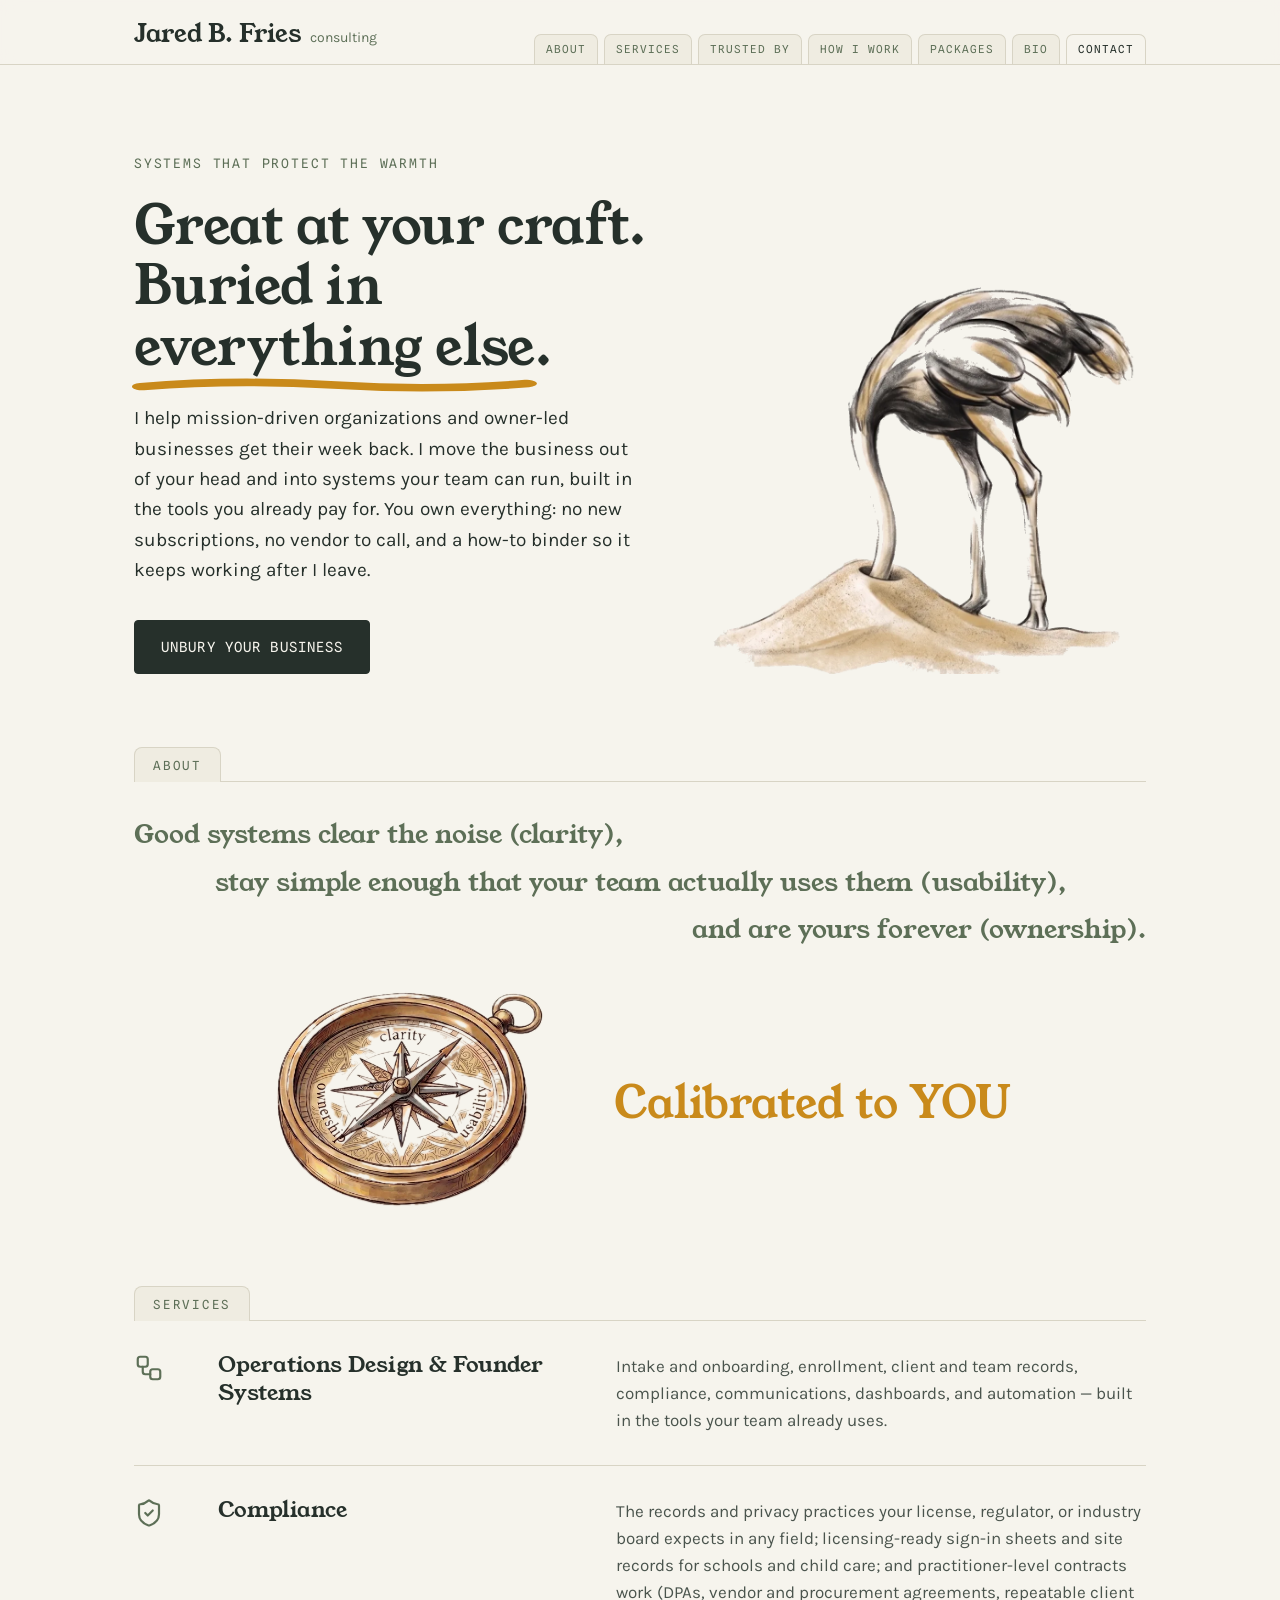
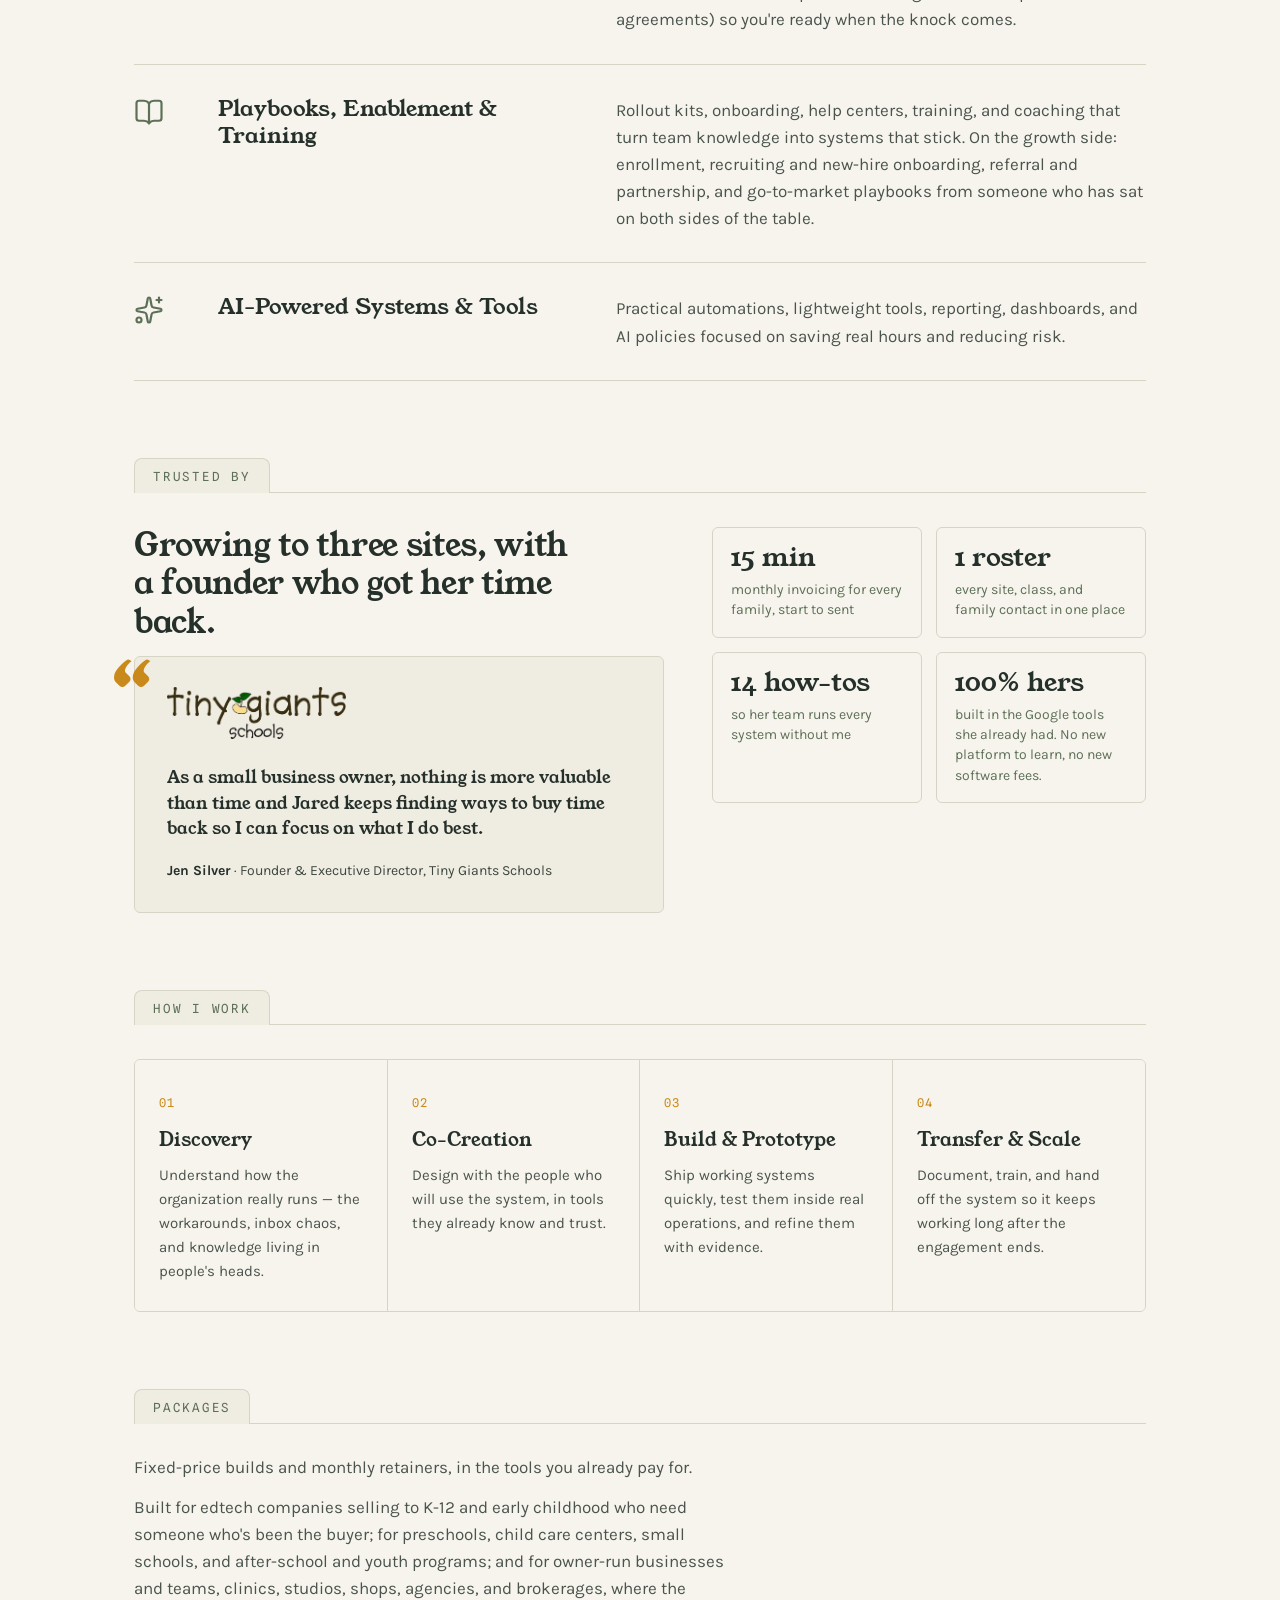
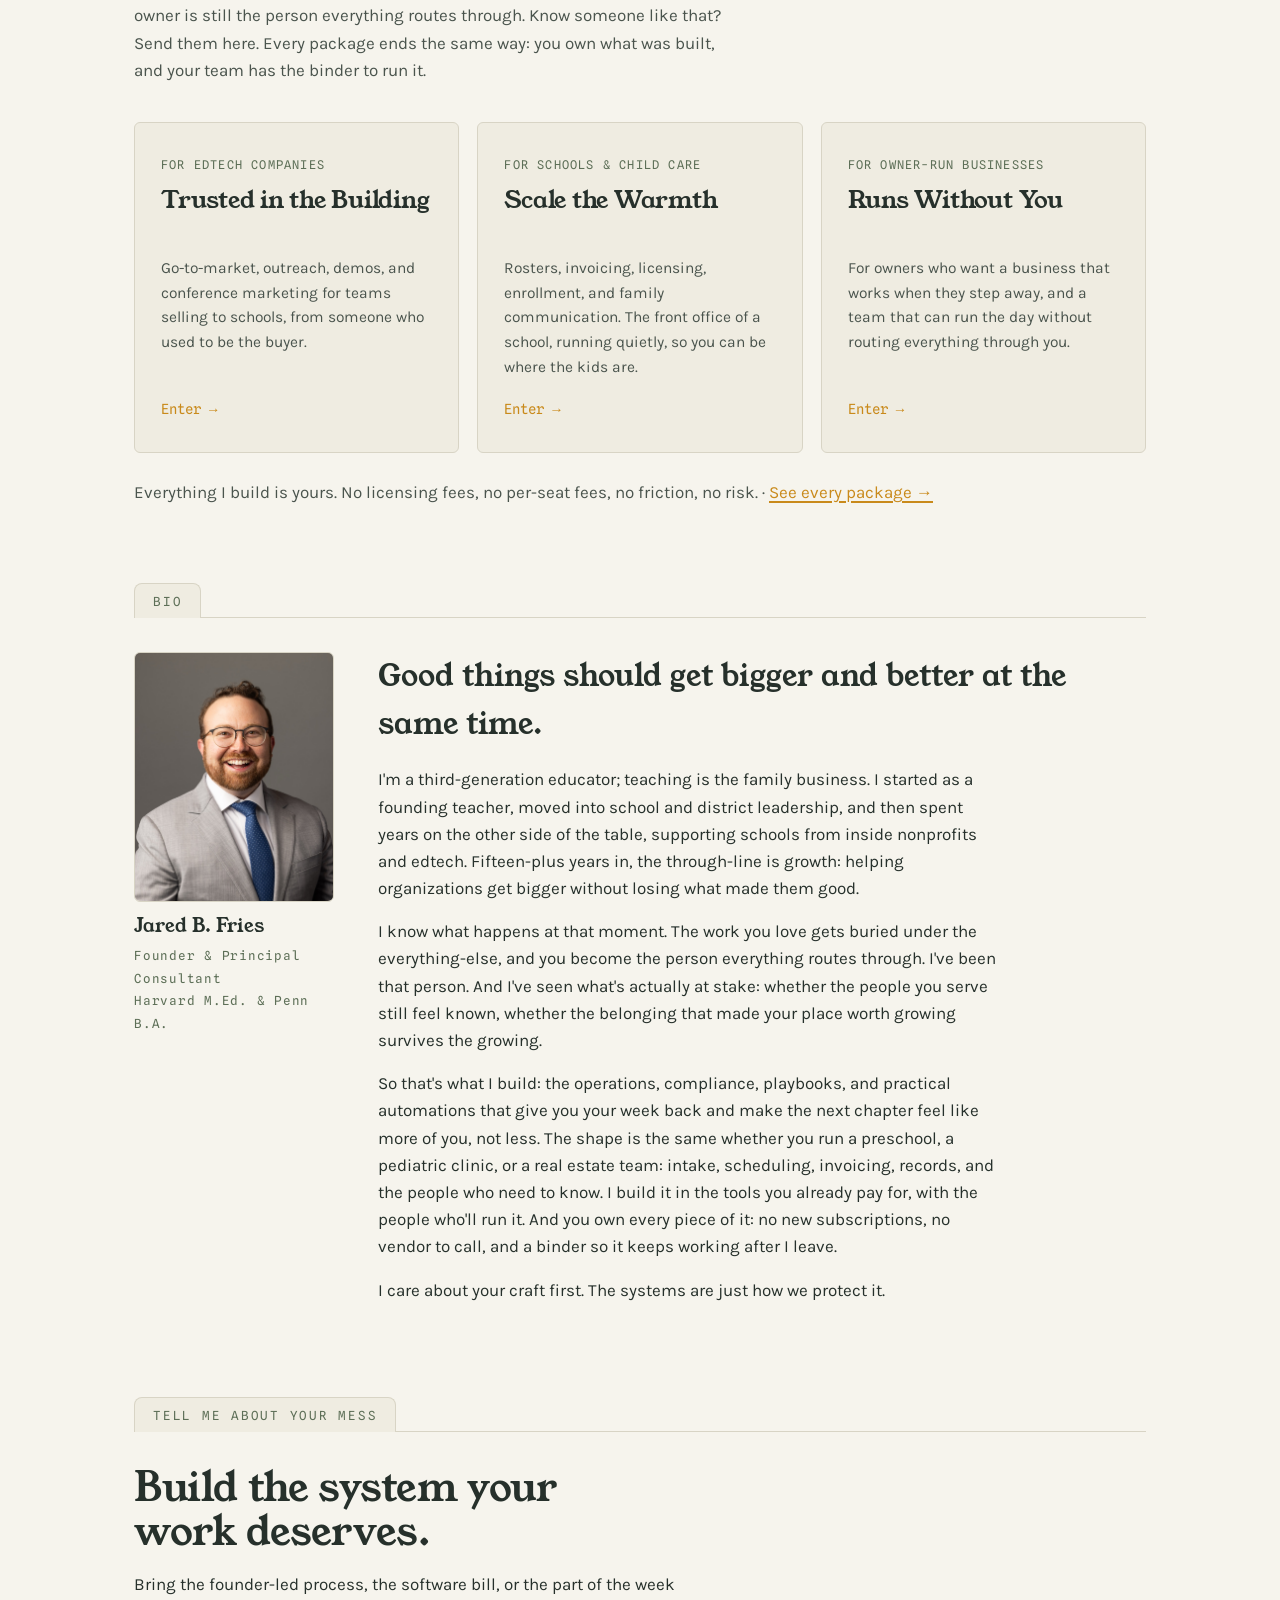
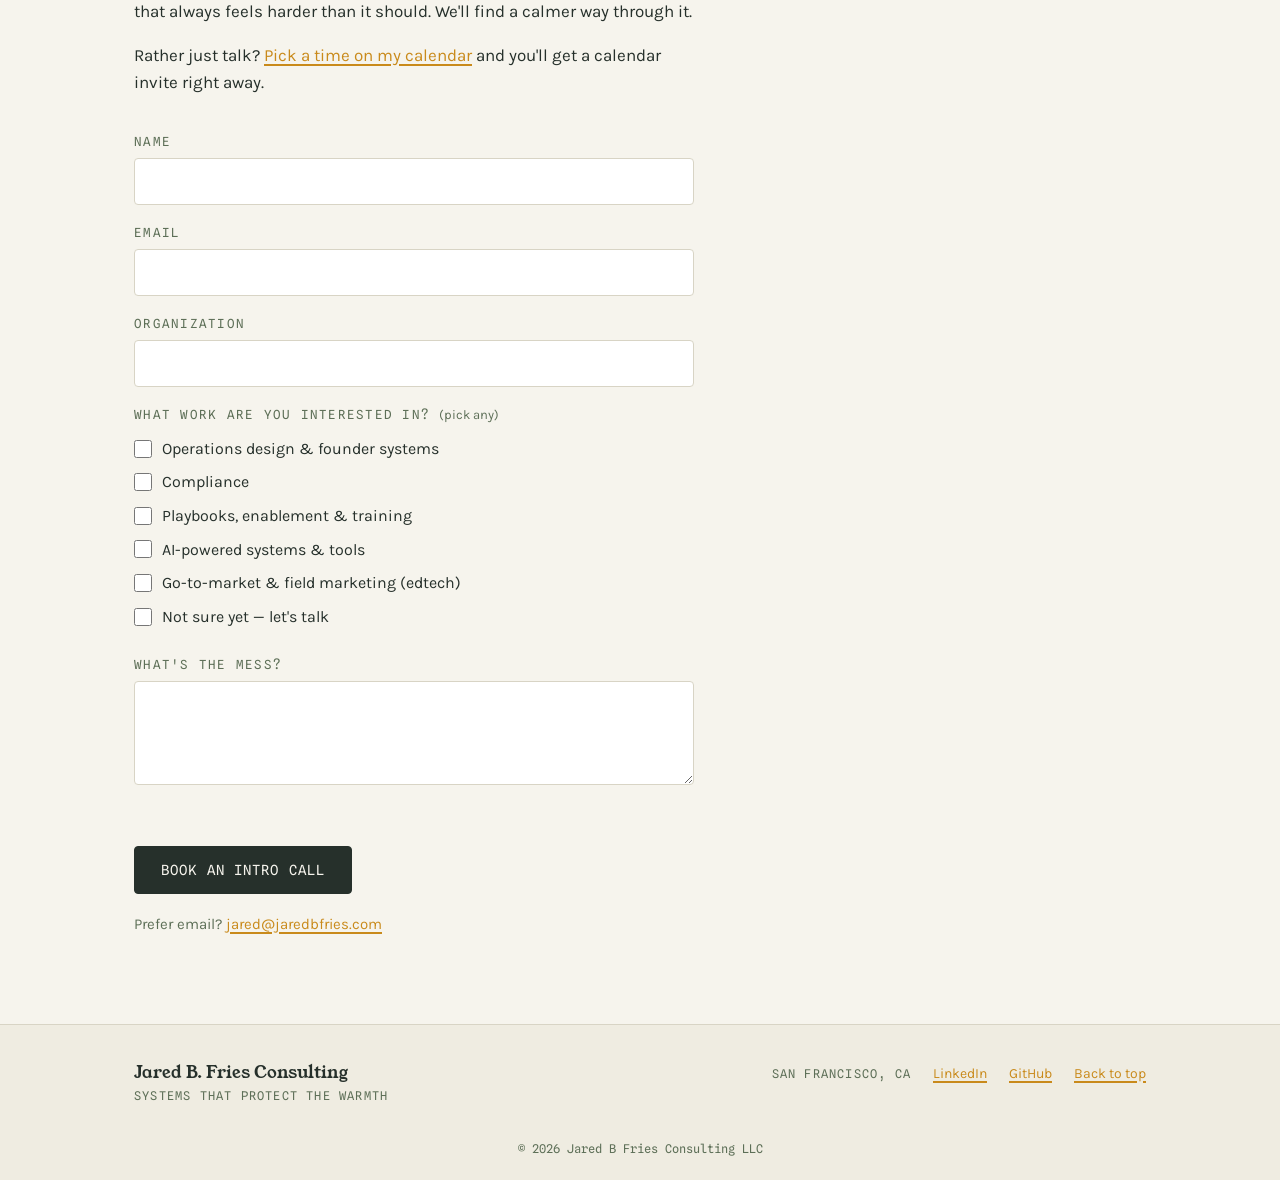
<file: index.html>
<!DOCTYPE html>
<html lang="en">
<head>
<meta charset="UTF-8">
<meta name="viewport" content="width=device-width, initial-scale=1.0">
<title>Systems that protect the warmth | Jared B. Fries Consulting</title>
<meta name="description" content="Jared B. Fries helps mission-driven organizations and owner-led businesses get their week back: founder-led processes replaced with systems the team can run, built in the tools they already pay for and owned outright.">
<meta property="og:title" content="Systems that protect the warmth | Jared B. Fries Consulting">
<meta property="og:description" content="Get your week back. Systems your team can run, built in the tools you already pay for. You own everything.">
<meta property="og:type" content="website">
<meta property="og:url" content="https://jaredbfries.com/">
<meta property="og:site_name" content="Jared B. Fries Consulting">
<meta property="og:image" content="https://jaredbfries.com/og.png">
<meta property="og:image:width" content="1200">
<meta property="og:image:height" content="630">
<meta property="og:image:alt" content="Systems that protect the warmth — Jared B. Fries Consulting">
<meta name="twitter:card" content="summary_large_image">
<link rel="canonical" href="https://jaredbfries.com/">
<link rel="icon" href="/favicon.svg" type="image/svg+xml">
<link rel="icon" href="/favicon-32.png" type="image/png" sizes="32x32">
<link rel="apple-touch-icon" href="/apple-touch-icon.png">
<link rel="preconnect" href="https://fonts.googleapis.com">
<link rel="preconnect" href="https://fonts.gstatic.com" crossorigin>
<link href="https://fonts.googleapis.com/css2?family=Young+Serif&family=Karla:ital,wght@0,400;0,500;0,700;1,400&family=Spline+Sans+Mono:wght@400;500&display=swap" rel="stylesheet">
<link rel="stylesheet" href="/styles.css">
</head>
<body id="top">

<header>
  <div class="nav">
    <a class="brand" href="#top">Jared B. Fries<span>consulting</span></a>
    <button class="menu-btn" type="button" aria-label="Open menu" aria-expanded="false" aria-controls="sitenav"><span></span><span></span><span></span></button>
    <nav class="tabnav" id="sitenav" aria-label="Sections">
      <a href="#about">About</a>
      <a href="#services">Services</a>
      <a href="#featured">Trusted by</a>
      <a href="#process">How I Work</a>
      <a href="#packages">Packages</a>
      <a href="#bio">Bio</a>
      <a href="#contact">Contact</a>
    </nav>
  </div>
</header>

<main>
  <div class="wrap">

    <div class="hero">
      <div class="hero-text">
        <p class="kicker">Systems that protect the warmth</p>
        <h1>Great at your craft.<br>Buried in<br><span class="hl">everything else<svg viewBox="0 0 100 10" preserveAspectRatio="none" aria-hidden="true"><path d="M2 7 Q 25 2, 50 6 T 98 5"/></svg></span>.</h1>
        <p class="lede">I help mission-driven organizations and owner-led businesses get their week back. I move the business out of your head and into systems your team can run, built in the tools you already pay for. You own everything: no new subscriptions, no vendor to call, and a how-to binder so it keeps working after I&nbsp;leave.</p>
        <a class="cta" href="#contact">Unbury your business</a>
      </div>
      <div class="hero-art" aria-hidden="true">
        <picture>
          <source srcset="/ostrich.webp" type="image/webp">
          <img src="/ostrich.png" alt="" width="960" height="894">
        </picture>
      </div>
    </div>

    <section class="thesis reveal" id="about">
      <div class="tabrow"><span class="tab">About</span></div>
      <div style="padding-top:34px">
        <p class="lead step-l">Good systems clear the noise (clarity),</p>
        <p class="lead step-c">stay simple enough that your team actually uses them (usability),</p>
        <p class="lead step-r">and are yours forever (ownership).</p>
        <div class="thesis-line2">
          <picture>
            <source srcset="/compass2.webp" type="image/webp">
            <img class="compass" src="/compass2.png" alt="A compass whose points read clarity, usability, and ownership" width="510" height="415">
          </picture>
          <p class="calibrated">Calibrated to YOU</p>
        </div>
      </div>
    </section>

    <section class="services reveal" id="services">
      <div class="tabrow"><span class="tab">Services</span></div>
      <div class="svc">
        <svg class="icon" viewBox="0 0 24 24" fill="none" stroke="currentColor" stroke-width="1.75" stroke-linecap="round" stroke-linejoin="round" aria-hidden="true"><rect width="8" height="8" x="3" y="3" rx="2"/><path d="M7 11v4a2 2 0 0 0 2 2h4"/><rect width="8" height="8" x="13" y="13" rx="2"/></svg>
        <h3>Operations Design &amp; Founder Systems</h3>
        <p>Intake and onboarding, enrollment, client and team records, compliance, communications, dashboards, and automation — built in the tools your team already uses.</p>
      </div>
      <div class="svc">
        <svg class="icon" viewBox="0 0 24 24" fill="none" stroke="currentColor" stroke-width="1.75" stroke-linecap="round" stroke-linejoin="round" aria-hidden="true"><path d="M20 13c0 5-3.5 7.5-7.66 8.95a1 1 0 0 1-.67-.01C7.5 20.5 4 18 4 13V6a1 1 0 0 1 1-1c2 0 4.5-1.2 6.24-2.72a1.17 1.17 0 0 1 1.52 0C14.51 3.81 17 5 19 5a1 1 0 0 1 1 1z"/><path d="m9 12 2 2 4-4"/></svg>
        <h3>Compliance</h3>
        <p>The records and privacy practices your license, regulator, or industry board expects in any field; licensing-ready sign-in sheets and site records for schools and child care; and practitioner-level contracts work (DPAs, vendor and procurement agreements, repeatable client agreements) so you're ready when the knock comes.</p>
      </div>
      <div class="svc">
        <svg class="icon" viewBox="0 0 24 24" fill="none" stroke="currentColor" stroke-width="1.75" stroke-linecap="round" stroke-linejoin="round" aria-hidden="true"><path d="M12 5v16"/><path d="M20.001 19A2 2 0 0022 17V5a2 2 0 00-1.999-2L16 3.002A5 5 0 0012 5a5 5 0 00-4-2H4a2 2 0 00-2 2v12a2 2 0 001.999 2H8a5 5 0 014 2 5 5 0 014-2z"/></svg>
        <h3>Playbooks, Enablement &amp; Training</h3>
        <p>Rollout kits, onboarding, help centers, training, and coaching that turn team knowledge into systems that stick. On the growth side: enrollment, recruiting and new-hire onboarding, referral and partnership, and go-to-market playbooks from someone who has sat on both sides of the table.</p>
      </div>
      <div class="svc">
        <svg class="icon" viewBox="0 0 24 24" fill="none" stroke="currentColor" stroke-width="1.75" stroke-linecap="round" stroke-linejoin="round" aria-hidden="true"><path d="M11.017 2.814a1 1 0 0 1 1.966 0l1.051 5.558a2 2 0 0 0 1.594 1.594l5.558 1.051a1 1 0 0 1 0 1.966l-5.558 1.051a2 2 0 0 0-1.594 1.594l-1.051 5.558a1 1 0 0 1-1.966 0l-1.051-5.558a2 2 0 0 0-1.594-1.594l-5.558-1.051a1 1 0 0 1 0-1.966l5.558-1.051a2 2 0 0 0 1.594-1.594z"/><path d="M20 2v4"/><path d="M22 4h-4"/><circle cx="4" cy="20" r="2"/></svg>
        <h3>AI-Powered Systems &amp; Tools</h3>
        <p>Practical automations, lightweight tools, reporting, dashboards, and AI policies focused on saving real hours and reducing risk.</p>
      </div>
    </section>

    <section class="featured band reveal" id="featured">
      <div class="tabrow"><span class="tab">Trusted by</span></div>
      <div class="featured-grid">
        <div>
          <h2 class="band-h">Growing to three sites, with a founder who got her time back.</h2>
          <div class="quotecard">
            <img class="client-logo" src="tiny-giants-logo.png" alt="Tiny Giants Schools">
            <blockquote>As a small business owner, nothing is more valuable than time and Jared keeps finding ways to buy time back so I can focus on what I do best.</blockquote>
            <p class="attrib"><b>Jen Silver</b> · Founder &amp; Executive Director, Tiny Giants Schools</p>
          </div>
        </div>
        <div>
          <div class="stat-row">
            <div class="stat"><span class="num">15 min</span><span class="lbl">monthly invoicing for every family, start to sent</span></div>
            <div class="stat"><span class="num">1 roster</span><span class="lbl">every site, class, and family contact in one place</span></div>
            <div class="stat"><span class="num">14 how-tos</span><span class="lbl">so her team runs every system without me</span></div>
            <div class="stat"><span class="num">100% hers</span><span class="lbl">built in the Google tools she already had. No new platform to learn, no new software fees.</span></div>
          </div>
        </div>
      </div>
    </section>

    <section class="process reveal" id="process">
      <div class="tabrow"><span class="tab">How I work</span></div>
      <div class="steps">
        <div class="step">
          <span class="idx">01</span>
          <h3>Discovery</h3>
          <p>Understand how the organization really runs — the workarounds, inbox chaos, and knowledge living in people's heads.</p>
        </div>
        <div class="step">
          <span class="idx">02</span>
          <h3>Co-Creation</h3>
          <p>Design with the people who will use the system, in tools they already know and trust.</p>
        </div>
        <div class="step">
          <span class="idx">03</span>
          <h3>Build &amp; Prototype</h3>
          <p>Ship working systems quickly, test them inside real operations, and refine them with evidence.</p>
        </div>
        <div class="step">
          <span class="idx">04</span>
          <h3>Transfer &amp; Scale</h3>
          <p>Document, train, and hand off the system so it keeps working long after the engagement ends.</p>
        </div>
      </div>
    </section>
    <section class="start band reveal" id="packages">
      <div class="tabrow"><span class="tab">Packages</span></div>
      <p class="band-sub">Fixed-price builds and monthly retainers, in the tools you already pay for.</p>
      <p class="band-sub">Built for edtech companies selling to K-12 and early childhood who need someone who's been the buyer; for preschools, child care centers, small schools, and after-school and youth programs; and for owner-run businesses and teams, clinics, studios, shops, agencies, and brokerages, where the owner is still the person everything routes through. Know someone like that? Send them here. Every package ends the same way: you own what was built, and your team has the binder to run it.</p>
      <div class="door-grid three">
        <a class="door" href="/packages/edtech">
          <span class="eyebrow">For edtech companies</span>
          <h2>Trusted in the Building</h2>
          <p>Go-to-market, outreach, demos, and conference marketing for teams selling to schools, from someone who used to be the buyer.</p>
          <span class="arrow">Enter →</span>
        </a>
        <a class="door" href="/packages/education">
          <span class="eyebrow">For schools &amp; child care</span>
          <h2>Scale the Warmth</h2>
          <p>Rosters, invoicing, licensing, enrollment, and family communication. The front office of a school, running quietly, so you can be where the kids are.</p>
          <span class="arrow">Enter →</span>
        </a>
        <a class="door" href="/packages/small-business">
          <span class="eyebrow">For owner-run businesses</span>
          <h2>Runs Without You</h2>
          <p>For owners who want a business that works when they step away, and a team that can run the day without routing everything through you.</p>
          <span class="arrow">Enter →</span>
        </a>
      </div>
      <p class="pkg-foot">Everything I build is yours. No licensing fees, no per-seat fees, no friction, no risk.<span class="sep"> · </span><a class="pkg-link" href="/packages">See every package →</a></p>
    </section>



    <section class="about reveal" id="bio">
      <div class="tabrow"><span class="tab">Bio</span></div>
      <div class="about-grid">
        <div>
          <img class="portrait" src="headshot.jpg" alt="Jared B. Fries" style="object-fit:cover;object-position:top;width:100%">
          <p class="edu"><span class="name">Jared B. Fries</span>Founder &amp; Principal Consultant<br>Harvard M.Ed. &amp; Penn B.A.</p>
        </div>
        <div>
          <h3>Good things should get bigger and better at the same time.</h3>
          <p>I'm a third-generation educator; teaching is the family business. I started as a founding teacher, moved into school and district leadership, and then spent years on the other side of the table, supporting schools from inside nonprofits and edtech. Fifteen-plus years in, the through-line is growth: helping organizations get bigger without losing what made them good.</p>
          <p>I know what happens at that moment. The work you love gets buried under the everything-else, and you become the person everything routes through. I've been that person. And I've seen what's actually at stake: whether the people you serve still feel known, whether the belonging that made your place worth growing survives the growing.</p>
          <p>So that's what I build: the operations, compliance, playbooks, and practical automations that give you your week back and make the next chapter feel like more of you, not less. The shape is the same whether you run a preschool, a pediatric clinic, or a real estate team: intake, scheduling, invoicing, records, and the people who need to know. I build it in the tools you already pay for, with the people who'll run it. And you own every piece of it: no new subscriptions, no vendor to call, and a binder so it keeps working after I leave.</p>
          <p>I care about your craft first. The systems are just how we protect it.</p>
        </div>
      </div>
    </section>

    <section class="contact reveal" id="contact">
      <div class="tabrow"><span class="tab">Tell me about your mess</span></div>
      <h2>Build the system your work deserves.</h2>
      <p class="sub">Bring the founder-led process, the software bill, or the part of the week that always feels harder than it should. We'll find a calmer way through it.</p>
      <p class="sub">Rather just talk? <a href="/book">Pick a time on my calendar</a> and you'll get a calendar invite right away.</p>

      <!-- Form posts to a Google Apps Script web app that appends a row to the
           "Website Leads" Google Sheet and emails Jared. Script source, setup steps,
           and the cutover checklist live in notes/contact-form/README.md.
           Deployed web app URL is in the form action below. -->
      <form action="https://script.google.com/macros/s/AKfycbyYu6Qe0DX_3_R9Oh5ecnfx8nWAT3F2hGJqqy8ajktJMXitSguqpnmw-PmtPSD2ZNWbGQ/exec" method="post">
        <div>
          <label for="name">Name</label>
          <input type="text" id="name" name="name" required autocomplete="name">
        </div>
        <div>
          <label for="email">Email</label>
          <input type="email" id="email" name="email" required autocomplete="email">
        </div>
        <div>
          <label for="org">Organization</label>
          <input type="text" id="org" name="organization" autocomplete="organization">
        </div>
        <fieldset class="checks" id="interest">
          <legend>What work are you interested in? <span class="hint">(pick any)</span></legend>
          <label><input type="checkbox" name="interest" value="operations"> Operations design &amp; founder systems</label>
          <label><input type="checkbox" name="interest" value="compliance"> Compliance</label>
          <label><input type="checkbox" name="interest" value="playbooks"> Playbooks, enablement &amp; training</label>
          <label><input type="checkbox" name="interest" value="ai-tools"> AI-powered systems &amp; tools</label>
          <label><input type="checkbox" name="interest" value="edtech-gtm"> Go-to-market &amp; field marketing (edtech)</label>
          <label><input type="checkbox" name="interest" value="not-sure"> Not sure yet — let's talk</label>
        </fieldset>
        <div>
          <label for="msg">What's the mess?</label>
          <textarea id="msg" name="message" rows="4"></textarea>
        </div>
        <!-- honeypot: off-screen (not display:none), humans never see or fill it -->
        <div style="position:absolute;left:-9999px" aria-hidden="true">
          <label for="website">Website</label>
          <input type="text" id="website" name="website" tabindex="-1" autocomplete="off" aria-hidden="true">
        </div>
        <input type="hidden" name="ts" id="ts" value="">
        <input type="hidden" name="page" id="page" value="">
        <input type="hidden" name="source" id="source" value="">
        <input type="hidden" name="ua" id="ua" value="">
        <button class="cta" type="submit">Book an intro call</button>
        <p class="altmail" id="form-error" role="alert" hidden></p>
      </form>
      <div id="form-thanks" hidden>
        <p class="sub"><b>Got it — thank you.</b> I read every message myself and I'll reply within a business day. Want to skip ahead? <a href="/book">Book a time on my calendar</a>. If it's urgent, email me at <a href="mailto:jared@jaredbfries.com">jared@jaredbfries.com</a>.</p>
      </div>
      <p class="altmail">Prefer email? <a href="mailto:jared@jaredbfries.com">jared@jaredbfries.com</a></p>
    </section>

  </div>
</main>

<footer>
  <div class="foot">
    <div>
      <div class="fb">Jared B. Fries Consulting</div>
      <div class="tag">Systems that protect the warmth</div>
    </div>
    <nav>
      <span class="tag">San Francisco, CA</span>
      <a href="https://www.linkedin.com/in/jaredbfries/">LinkedIn</a>
      <a href="https://github.com/radjrad">GitHub</a>
      <a href="#top">Back to top</a>
    </nav>
  </div>
  <div style="text-align:center;padding:0 24px 22px;font-family:'Spline Sans Mono',monospace;font-size:12px;color:var(--sage)">© 2026 Jared B Fries Consulting LLC</div>
</footer>

<script>
  // gentle scroll-in reveal; respects reduced motion via CSS override
  const io=new IntersectionObserver(es=>es.forEach(e=>{if(e.isIntersecting){e.target.classList.add('in');io.unobserve(e.target)}}),{threshold:.12});
  document.querySelectorAll('.reveal').forEach(el=>io.observe(el));
  document.querySelectorAll('.reveal').forEach(el=>{if(el.getBoundingClientRect().top<innerHeight)el.classList.add('in')});

  // header tab selector: highlight the tab for the section in view
  const tabLinks=[...document.querySelectorAll('.tabnav a')];
  const tabIO=new IntersectionObserver(es=>es.forEach(e=>{
    if(e.isIntersecting){tabLinks.forEach(l=>l.classList.toggle('active',l.getAttribute('href')==='#'+e.target.id))}
  }),{rootMargin:'-35% 0px -55% 0px'});
  document.querySelectorAll('section[id]').forEach(s=>tabIO.observe(s));


  // deep links: record which package the visitor came from (hidden "source" field), pre-check a matching
  // interest box if there is one, then scroll to the hash target.
  // Tries a smooth scroll; if the browser cancels it (some environments do), jumps instantly.
  function goHash(){
    const m=(location.search+location.hash).match(/[?&]interest=([\w-]+)/);
    if(m){
      const src=document.getElementById('source');
      if(src) src.value=m[1];
      const box=document.querySelector('#interest input[type=checkbox][value="'+m[1]+'"]');
      if(box) box.checked=true;
    }
    const id=(location.hash.match(/^#([\w-]+)/)||[])[1];
    if(!id) return;
    const el=document.getElementById(id);
    if(!el) return;
    const y0=scrollY;
    el.scrollIntoView({behavior:'smooth'});
    setTimeout(()=>{
      if(Math.abs(scrollY-y0)<40 && Math.abs(el.getBoundingClientRect().top)>160) el.scrollIntoView({behavior:'instant'});
    },250);
  }
  goHash();
  addEventListener('load',()=>setTimeout(goHash,120));
  addEventListener('hashchange',goHash);

  // contact form: fetch POST to the Apps Script web app, inline thank-you state.
  // Without JS the form still posts natively and lands on the script's {"ok":true} page.
  const form=document.querySelector('#contact form');
  if(form){
    const btn=form.querySelector('[type="submit"]');
    const errEl=document.getElementById('form-error');
    const thanks=document.getElementById('form-thanks');
    document.getElementById('ts').value=Date.now();
    document.getElementById('page').value=location.pathname;
    document.getElementById('ua').value=navigator.userAgent;
    const showSuccess=()=>{form.style.display='none';thanks.hidden=false;thanks.scrollIntoView({behavior:'smooth',block:'center'})};
    const showError=msg=>{errEl.textContent=msg;errEl.hidden=false};
    form.addEventListener('submit',async ev=>{
      ev.preventDefault();
      errEl.hidden=true;
      btn.disabled=true;
      const original=btn.textContent;
      btn.textContent='Sending…';
      try{
        const res=await fetch(form.action,{method:'POST',body:new FormData(form)});
        let ok=true;
        try{ok=(await res.json()).ok!==false}catch(_){/* opaque response: treat as sent */}
        if(!ok) throw new Error('script rejected');
        showSuccess();
      }catch(err){
        btn.disabled=false;
        btn.textContent=original;
        showError('Something went wrong. Email me at jared@jaredbfries.com and I\'ll reply today.');
      }
    });
  }

  // mobile menu
  const menuBtn=document.querySelector('.menu-btn'),siteNav=document.getElementById('sitenav');
  if(menuBtn&&siteNav){
    const setOpen=o=>{document.body.classList.toggle('nav-open',o);menuBtn.setAttribute('aria-expanded',o);menuBtn.setAttribute('aria-label',o?'Close menu':'Open menu')};
    menuBtn.addEventListener('click',()=>setOpen(!document.body.classList.contains('nav-open')));
    siteNav.addEventListener('click',e=>{if(e.target.closest('a'))setOpen(false)});
    addEventListener('keydown',e=>{if(e.key==='Escape')setOpen(false)});
  }
</script>
</body>
</html>
</file>
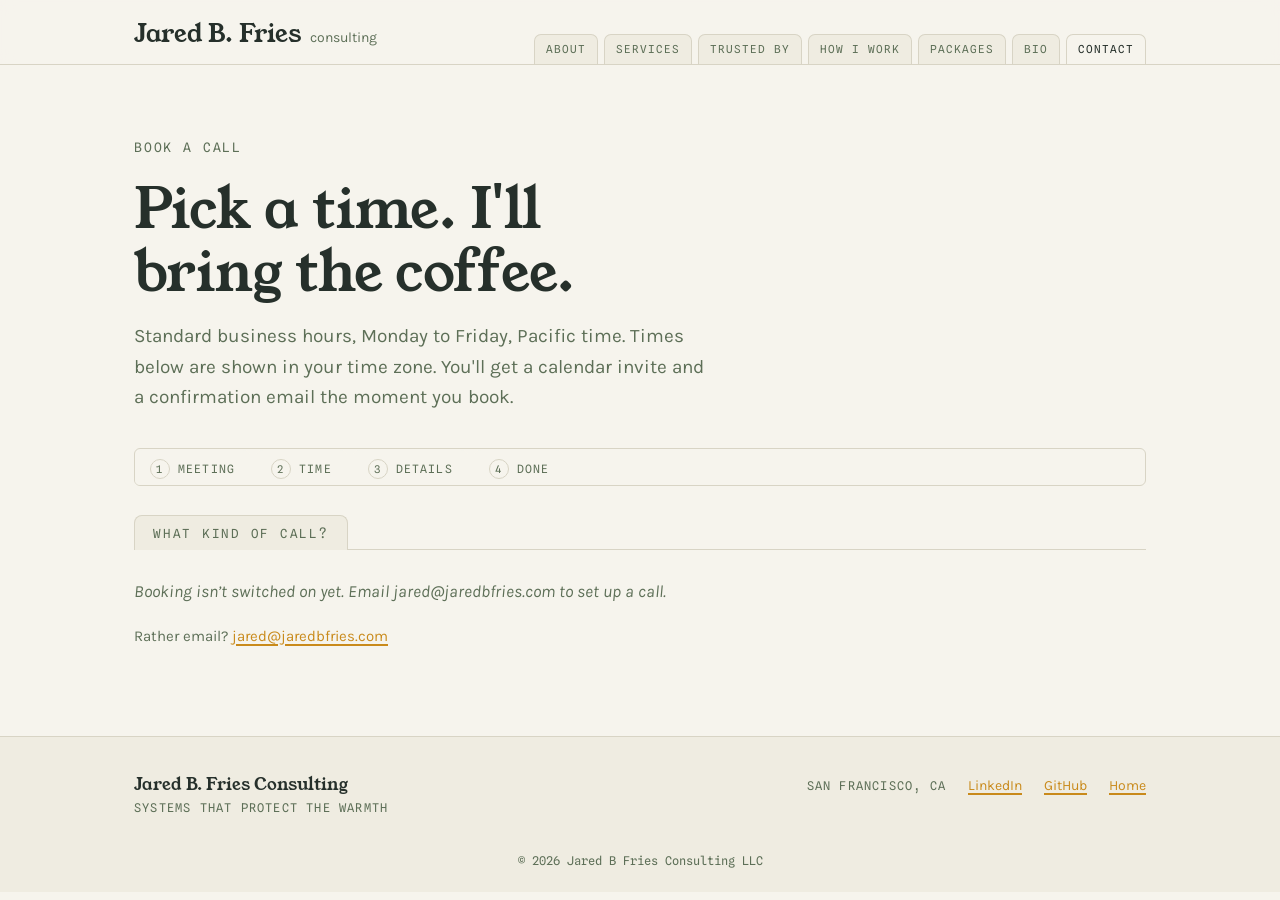
<file: book/index.html>
<!DOCTYPE html>
<html lang="en">
<head>
<meta charset="UTF-8">
<meta name="viewport" content="width=device-width, initial-scale=1.0">
<title>Book a call | Jared B. Fries Consulting</title>
<meta name="description" content="Pick a time that works for you. Standard business hours, Pacific time, shown in your own time zone.">
<meta property="og:title" content="Book a call | Jared B. Fries Consulting">
<meta property="og:description" content="Pick a time that works for you. Standard business hours, Pacific time, shown in your own time zone.">
<meta property="og:type" content="website">
<meta property="og:url" content="https://jaredbfries.com/book">
<meta property="og:site_name" content="Jared B. Fries Consulting">
<meta property="og:image" content="https://jaredbfries.com/og.png">
<meta name="twitter:card" content="summary_large_image">
<meta name="robots" content="noindex">
<link rel="canonical" href="https://jaredbfries.com/book">
<link rel="icon" href="/favicon.svg" type="image/svg+xml">
<link rel="icon" href="/favicon-32.png" type="image/png" sizes="32x32">
<link rel="apple-touch-icon" href="/apple-touch-icon.png">
<link rel="preconnect" href="https://fonts.googleapis.com">
<link rel="preconnect" href="https://fonts.gstatic.com" crossorigin>
<link href="https://fonts.googleapis.com/css2?family=Young+Serif&family=Karla:ital,wght@0,400;0,500;0,700;1,400&family=Spline+Sans+Mono:wght@400;500&display=swap" rel="stylesheet">
<link rel="stylesheet" href="/styles.css">
<link rel="stylesheet" href="/book/book.css">
</head>
<body>

<header>
  <div class="nav">
    <a class="brand" href="/">Jared B. Fries<span>consulting</span></a>
    <button class="menu-btn" type="button" aria-label="Open menu" aria-expanded="false" aria-controls="sitenav"><span></span><span></span><span></span></button>
    <nav class="tabnav" id="sitenav" aria-label="Sections">
      <a href="/#about">About</a>
      <a href="/#services">Services</a>
      <a href="/#featured">Trusted by</a>
      <a href="/#process">How I Work</a>
      <a href="/#packages">Packages</a>
      <a href="/#bio">Bio</a>
      <a href="/#contact" class="active">Contact</a>
    </nav>
  </div>
</header>

<main>
  <div class="wrap book" id="book"
       data-api="https://script.google.com/macros/s/APPS_SCRIPT_DEPLOYMENT_ID/exec">
    <!-- data-api is the Apps Script web app URL (ends in /exec). Setup: notes/booking/README.md -->

    <div class="page-hero book-hero">
      <p class="eyebrow">Book a call</p>
      <h1>Pick a time. I'll bring the coffee.</h1>
      <p class="sub">Standard business hours, Monday to Friday, Pacific time. Times below are shown in your time zone. You'll get a calendar invite and a confirmation email the moment you book.</p>
    </div>

    <ol class="steps" aria-label="Booking steps">
      <li class="step" data-step="1"><span class="n">1</span>Meeting</li>
      <li class="step" data-step="2"><span class="n">2</span>Time</li>
      <li class="step" data-step="3"><span class="n">3</span>Details</li>
      <li class="step" data-step="4"><span class="n">4</span>Done</li>
    </ol>

    <!-- Step 1: meeting type -->
    <section class="panel" id="panel-type" data-panel="1">
      <div class="tabrow"><span class="tab">What kind of call?</span></div>
      <div class="types" id="types" role="list">
        <p class="loading" id="types-loading">Loading…</p>
      </div>
    </section>

    <!-- Step 2: date and time -->
    <section class="panel" id="panel-time" data-panel="2" hidden>
      <div class="tabrow"><span class="tab">When works for you?</span></div>
      <div class="picker">
        <div class="cal">
          <div class="cal-head">
            <button class="cal-nav" type="button" id="prev-month" aria-label="Previous month">‹</button>
            <h2 class="cal-title" id="cal-title" aria-live="polite">Month</h2>
            <button class="cal-nav" type="button" id="next-month" aria-label="Next month">›</button>
          </div>
          <div class="cal-grid" id="cal-grid" role="grid" aria-labelledby="cal-title"></div>
          <p class="cal-note" id="cal-note" aria-live="polite"></p>
          <div class="tzrow">
            <label for="tz">Time zone</label>
            <select id="tz"></select>
          </div>
        </div>
        <div class="times">
          <h3 class="times-title" id="times-title">Pick a day</h3>
          <div class="slot-list" id="slot-list" aria-live="polite"></div>
        </div>
      </div>
      <button class="back" type="button" data-back="1">← Change meeting type</button>
    </section>

    <!-- Step 3: details -->
    <section class="panel" id="panel-details" data-panel="3" hidden>
      <div class="tabrow"><span class="tab">Almost there</span></div>
      <div class="details">
        <aside class="summary" id="summary" aria-label="Your selection"></aside>
        <form id="book-form" novalidate>
          <div>
            <label for="name">Name</label>
            <input type="text" id="name" name="name" required autocomplete="name">
          </div>
          <div>
            <label for="email">Email</label>
            <input type="email" id="email" name="email" required autocomplete="email">
            <p class="hint-line">The calendar invite and confirmation go here.</p>
          </div>
          <div>
            <label for="org">Organization <span class="opt">(optional)</span></label>
            <input type="text" id="org" name="organization" autocomplete="organization">
          </div>
          <div>
            <label for="notes">Anything I should know before we talk? <span class="opt">(optional)</span></label>
            <textarea id="notes" name="notes" rows="4"></textarea>
          </div>
          <!-- honeypot: off-screen (not display:none), humans never see or fill it -->
          <div style="position:absolute;left:-9999px" aria-hidden="true">
            <label for="website">Website</label>
            <input type="text" id="website" name="website" tabindex="-1" autocomplete="off" aria-hidden="true">
          </div>
          <button class="cta" type="submit" id="confirm-btn">Confirm booking</button>
          <p class="altmail" id="form-error" role="alert" hidden></p>
        </form>
      </div>
      <button class="back" type="button" data-back="2">← Pick a different time</button>
    </section>

    <!-- Step 4: confirmation -->
    <section class="panel" id="panel-done" data-panel="4" hidden>
      <div class="tabrow"><span class="tab">You're booked</span></div>
      <div class="done" id="done"></div>
    </section>

    <p class="altmail" id="global-error" role="alert" hidden></p>
    <p class="altmail">Rather email? <a href="mailto:jared@jaredbfries.com">jared@jaredbfries.com</a></p>
  </div>
</main>

<footer>
  <div class="foot">
    <div>
      <div class="fb">Jared B. Fries Consulting</div>
      <div class="tag">Systems that protect the warmth</div>
    </div>
    <nav>
      <span class="tag">San Francisco, CA</span>
      <a href="https://www.linkedin.com/in/jaredbfries/">LinkedIn</a>
      <a href="https://github.com/radjrad">GitHub</a>
      <a href="/">Home</a>
    </nav>
  </div>
  <div style="text-align:center;padding:0 24px 22px;font-family:'Spline Sans Mono',monospace;font-size:12px;color:var(--sage)">© 2026 Jared B Fries Consulting LLC</div>
</footer>

<script src="/book/book.js" defer></script>
<script>
  // mobile menu (same as the other pages)
  const menuBtn=document.querySelector('.menu-btn'),siteNav=document.getElementById('sitenav');
  if(menuBtn&&siteNav){
    const setOpen=o=>{document.body.classList.toggle('nav-open',o);menuBtn.setAttribute('aria-expanded',o);menuBtn.setAttribute('aria-label',o?'Close menu':'Open menu')};
    menuBtn.addEventListener('click',()=>setOpen(!document.body.classList.contains('nav-open')));
    siteNav.addEventListener('click',e=>{if(e.target.closest('a'))setOpen(false)});
    addEventListener('keydown',e=>{if(e.key==='Escape')setOpen(false)});
  }
</script>
</body>
</html>
</file>
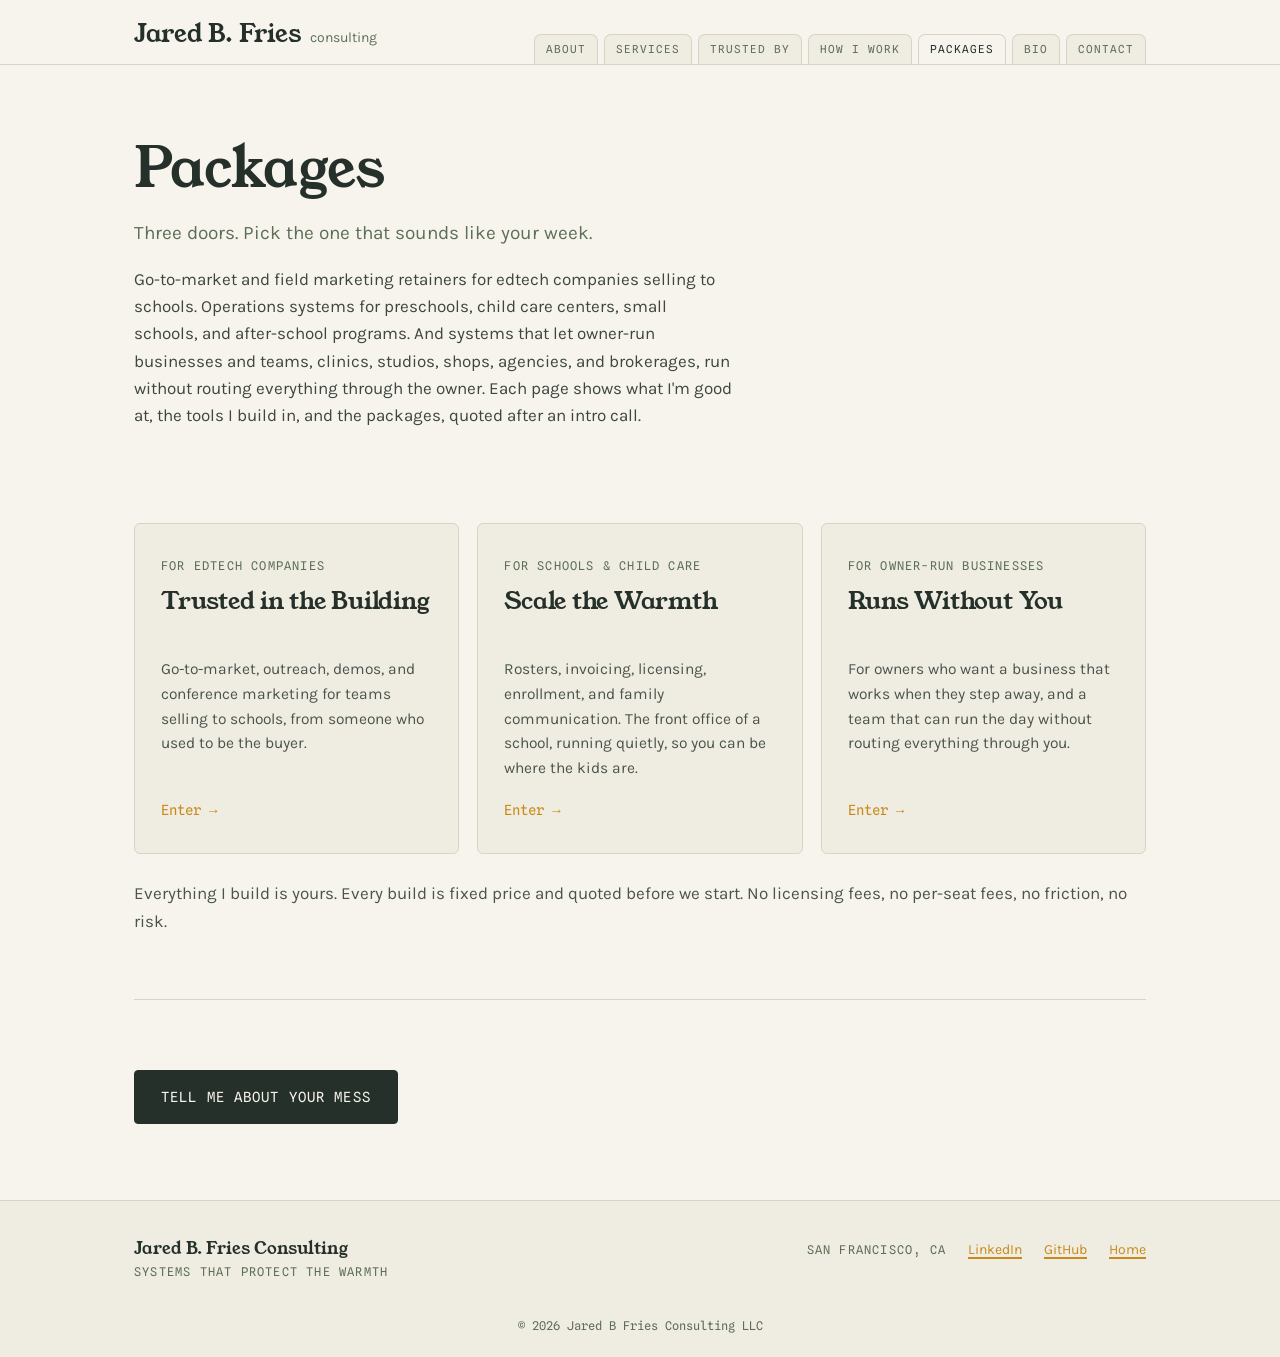
<file: packages/index.html>
<!DOCTYPE html>
<html lang="en">
<head>
<meta charset="UTF-8">
<meta name="viewport" content="width=device-width, initial-scale=1.0">
<title>Packages | Jared B. Fries Consulting</title>
<meta name="description" content="Operations systems and go-to-market support for edtech companies, schools and child care, and owner-run businesses, built in the tools you already pay for.">
<meta property="og:title" content="Packages | Jared B. Fries Consulting">
<meta property="og:description" content="Operations systems and go-to-market support for edtech companies, schools and child care, and owner-run businesses, built in the tools you already pay for.">
<meta property="og:type" content="website">
<meta property="og:url" content="https://jaredbfries.com/packages">
<meta property="og:site_name" content="Jared B. Fries Consulting">
<meta property="og:image" content="https://jaredbfries.com/og.png">
<meta name="twitter:card" content="summary_large_image">
<link rel="canonical" href="https://jaredbfries.com/packages">
<link rel="icon" href="/favicon.svg" type="image/svg+xml">
<link rel="icon" href="/favicon-32.png" type="image/png" sizes="32x32">
<link rel="apple-touch-icon" href="/apple-touch-icon.png">
<link rel="preconnect" href="https://fonts.googleapis.com">
<link rel="preconnect" href="https://fonts.gstatic.com" crossorigin>
<link href="https://fonts.googleapis.com/css2?family=Young+Serif&family=Karla:ital,wght@0,400;0,500;0,700;1,400&family=Spline+Sans+Mono:wght@400;500&display=swap" rel="stylesheet">
<link rel="stylesheet" href="/styles.css">
</head>
<body>

<header>
  <div class="nav">
    <a class="brand" href="/">Jared B. Fries<span>consulting</span></a>
    <button class="menu-btn" type="button" aria-label="Open menu" aria-expanded="false" aria-controls="sitenav"><span></span><span></span><span></span></button>
    <nav class="tabnav" id="sitenav" aria-label="Sections">
      <a href="/#about">About</a>
      <a href="/#services">Services</a>
      <a href="/#featured">Trusted by</a>
      <a href="/#process">How I Work</a>
      <a href="/#packages" class="active">Packages</a>
      <a href="/#bio">Bio</a>
      <a href="/#contact">Contact</a>
    </nav>
  </div>
</header>

<main>
  <div class="wrap">

    <div class="page-hero">
      <h1>Packages</h1>
      <p class="sub">Three doors. Pick the one that sounds like your week.</p>
      <p class="body">Go-to-market and field marketing retainers for edtech companies selling to schools. Operations systems for preschools, child care centers, small schools, and after-school programs. And systems that let owner-run businesses and teams, clinics, studios, shops, agencies, and brokerages, run without routing everything through the owner. Each page shows what I'm good at, the tools I build in, and the packages, quoted after an intro call.</p>
    </div>

    <section class="band">
      <div class="door-grid three">
        <a class="door" href="/packages/edtech">
          <span class="eyebrow">For edtech companies</span>
          <h2>Trusted in the Building</h2>
          <p>Go-to-market, outreach, demos, and conference marketing for teams selling to schools, from someone who used to be the buyer.</p>
          <span class="arrow">Enter →</span>
        </a>
        <a class="door" href="/packages/education">
          <span class="eyebrow">For schools &amp; child care</span>
          <h2>Scale the Warmth</h2>
          <p>Rosters, invoicing, licensing, enrollment, and family communication. The front office of a school, running quietly, so you can be where the kids are.</p>
          <span class="arrow">Enter →</span>
        </a>
        <a class="door" href="/packages/small-business">
          <span class="eyebrow">For owner-run businesses</span>
          <h2>Runs Without You</h2>
          <p>For owners who want a business that works when they step away, and a team that can run the day without routing everything through you.</p>
          <span class="arrow">Enter →</span>
        </a>
      </div>
      <p class="pkg-foot">Everything I build is yours. Every build is fixed price and quoted before we start. No licensing fees, no per-seat fees, no friction, no risk.</p>
      <div class="cta-block">
        <a class="cta" href="/#contact">Tell me about your mess</a>
      </div>
    </section>

  </div>
</main>

<footer>
  <div class="foot">
    <div>
      <div class="fb">Jared B. Fries Consulting</div>
      <div class="tag">Systems that protect the warmth</div>
    </div>
    <nav>
      <span class="tag">San Francisco, CA</span>
      <a href="https://www.linkedin.com/in/jaredbfries/">LinkedIn</a>
      <a href="https://github.com/radjrad">GitHub</a>
      <a href="/">Home</a>
    </nav>
  </div>
  <div style="text-align:center;padding:0 24px 22px;font-family:'Spline Sans Mono',monospace;font-size:12px;color:var(--sage)">© 2026 Jared B Fries Consulting LLC</div>
</footer>

<script>
  const io=new IntersectionObserver(es=>es.forEach(e=>{if(e.isIntersecting){e.target.classList.add('in');io.unobserve(e.target)}}),{threshold:.12});
  document.querySelectorAll('.reveal').forEach(el=>io.observe(el));
  document.querySelectorAll('.reveal').forEach(el=>{if(el.getBoundingClientRect().top<innerHeight)el.classList.add('in')});

  // mobile menu
  const menuBtn=document.querySelector('.menu-btn'),siteNav=document.getElementById('sitenav');
  if(menuBtn&&siteNav){
    const setOpen=o=>{document.body.classList.toggle('nav-open',o);menuBtn.setAttribute('aria-expanded',o);menuBtn.setAttribute('aria-label',o?'Close menu':'Open menu')};
    menuBtn.addEventListener('click',()=>setOpen(!document.body.classList.contains('nav-open')));
    siteNav.addEventListener('click',e=>{if(e.target.closest('a'))setOpen(false)});
    addEventListener('keydown',e=>{if(e.key==='Escape')setOpen(false)});
  }
</script>
</body>
</html>
</file>
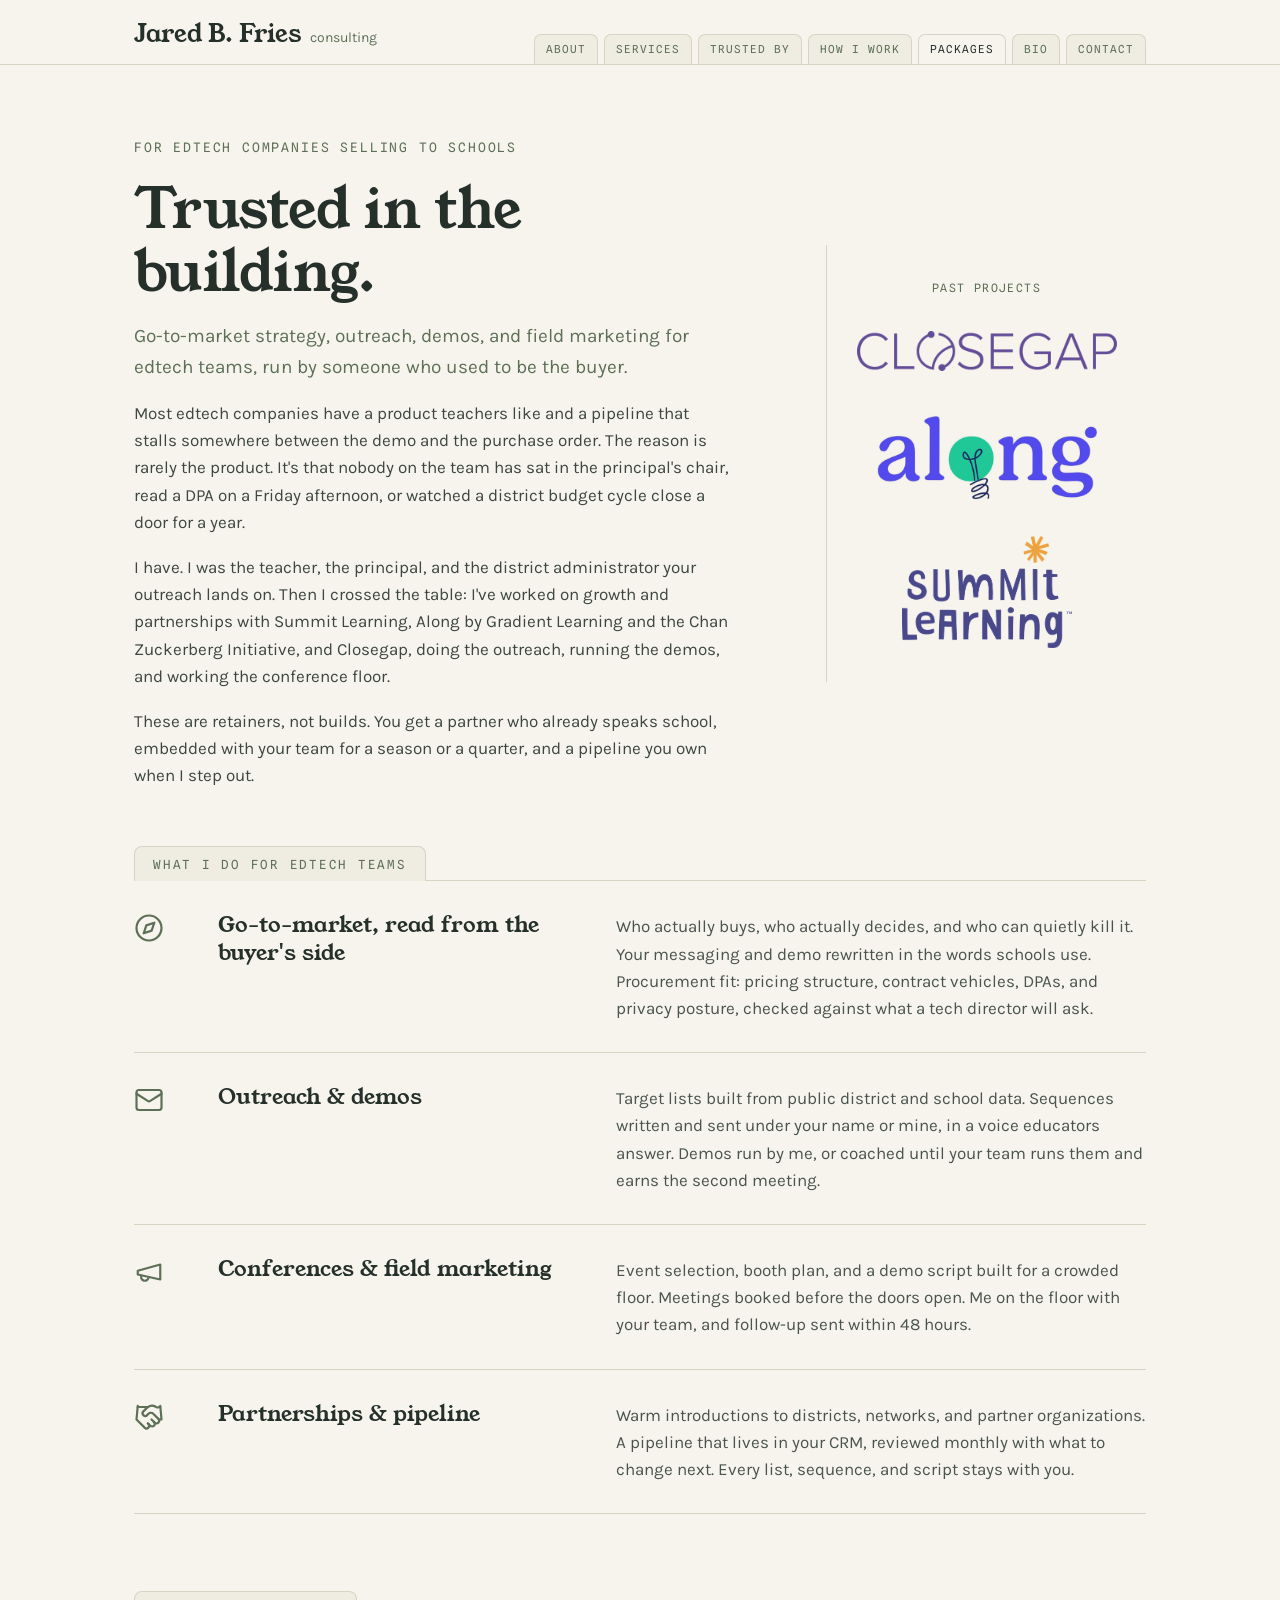
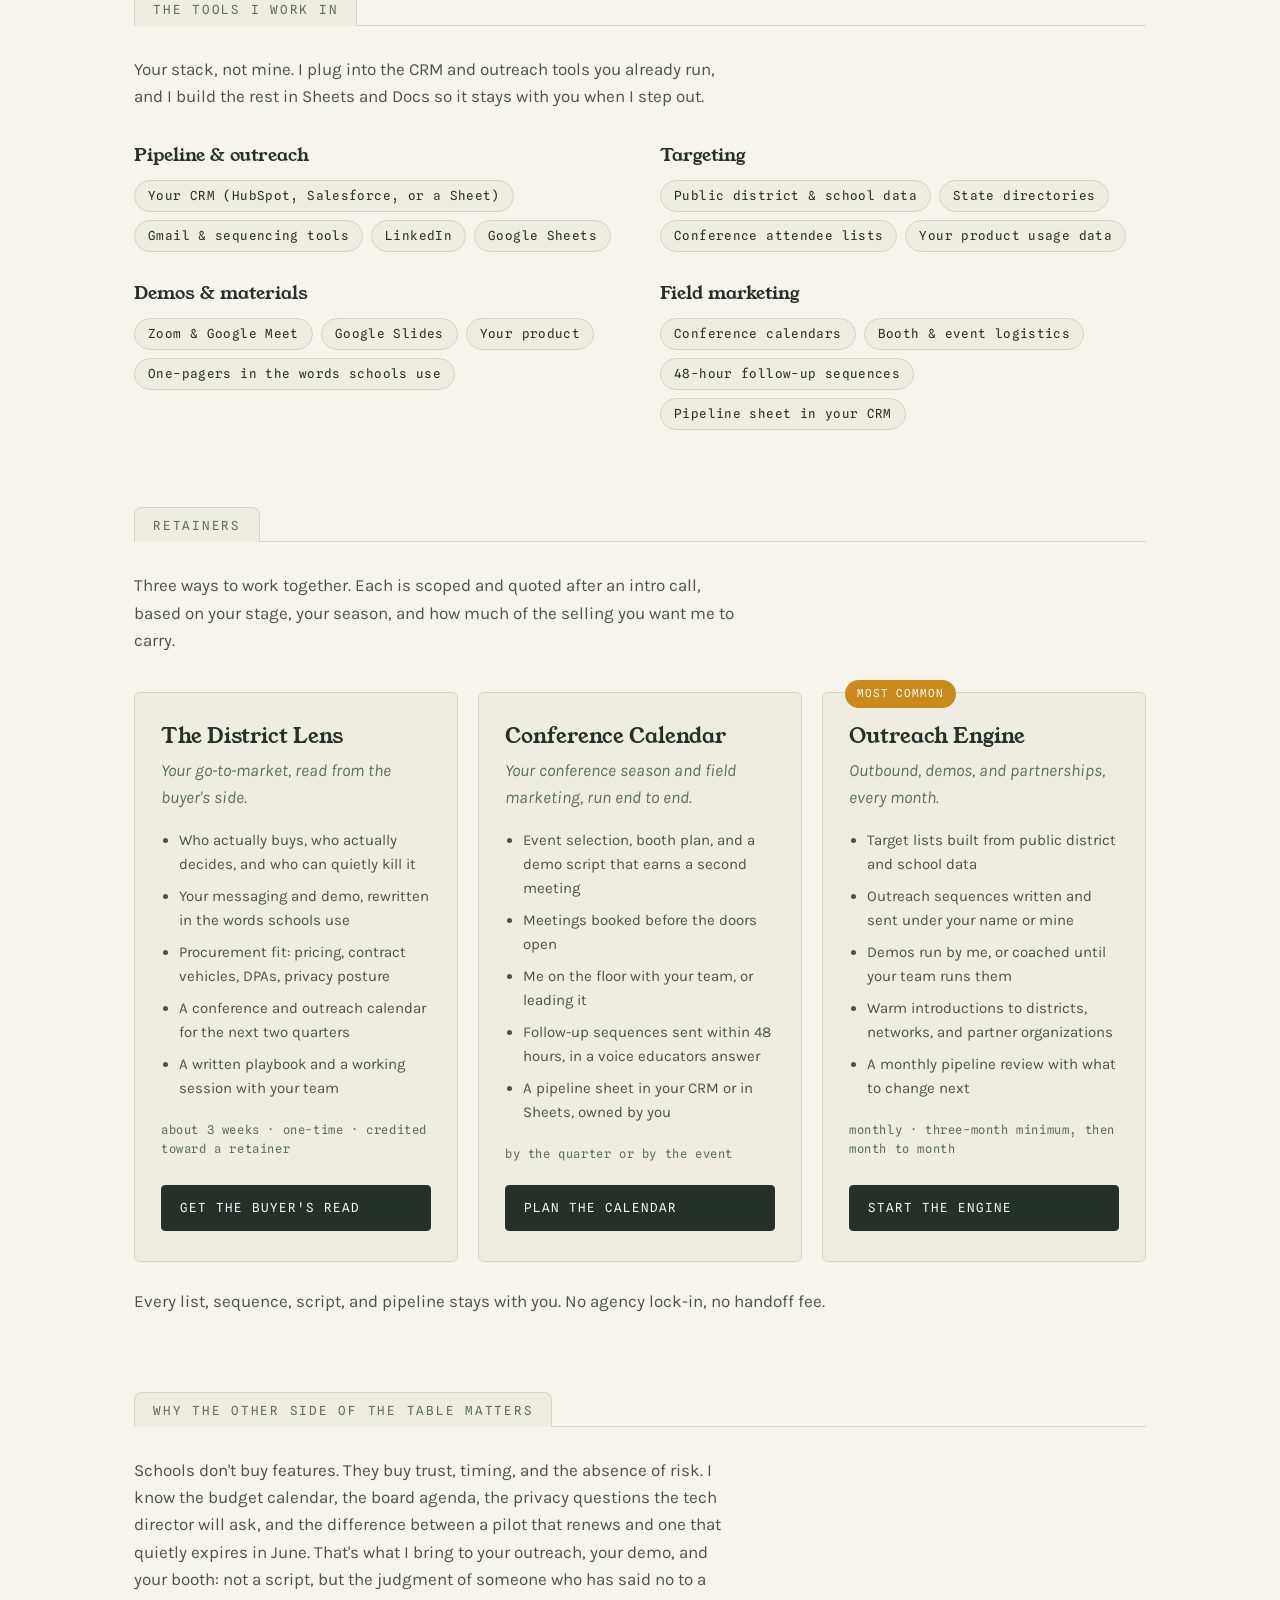
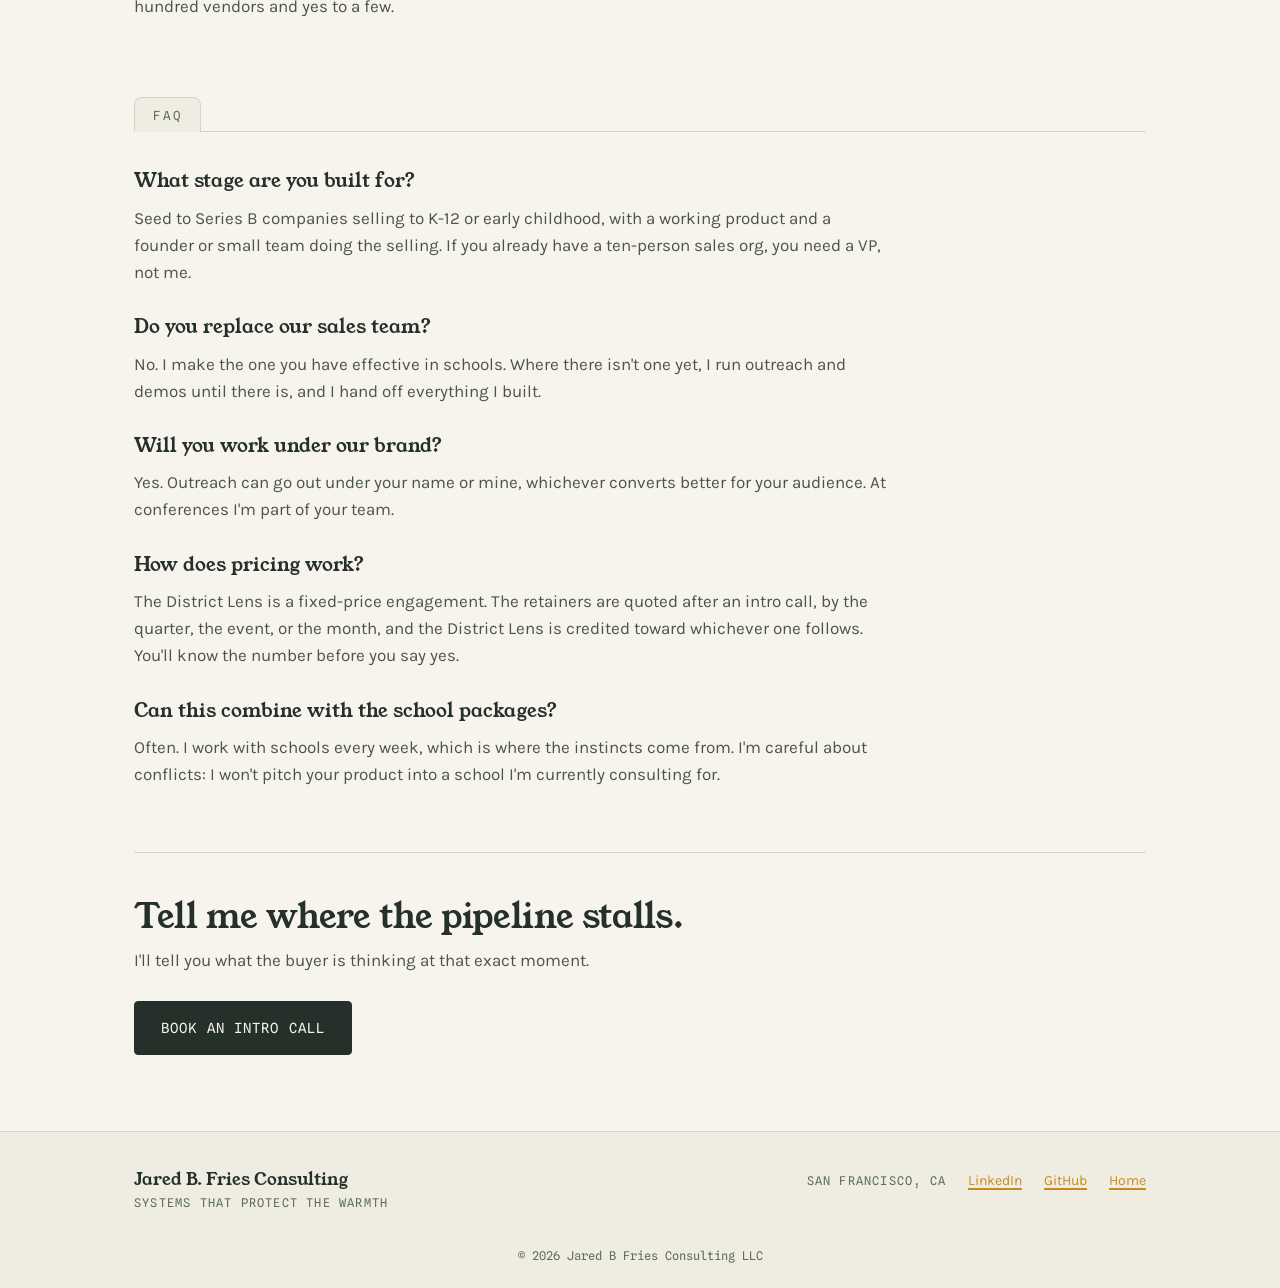
<file: packages/edtech.html>
<!DOCTYPE html>
<html lang="en">
<head>
<meta charset="UTF-8">
<meta name="viewport" content="width=device-width, initial-scale=1.0">
<title>Trusted in the Building — go-to-market and field marketing for edtech | Jared B. Fries Consulting</title>
<meta name="description" content="Go-to-market strategy, outreach, demos, and conference field marketing for edtech companies selling to schools — run by a former principal and district administrator who has also sold from the vendor side.">
<meta property="og:title" content="Trusted in the Building — go-to-market for edtech selling to schools">
<meta property="og:description" content="GTM strategy, outreach, demos, and field marketing for edtech, from someone who used to be the buyer.">
<meta property="og:type" content="website">
<meta property="og:url" content="https://jaredbfries.com/packages/edtech">
<meta property="og:site_name" content="Jared B. Fries Consulting">
<meta property="og:image" content="https://jaredbfries.com/og.png">
<meta name="twitter:card" content="summary_large_image">
<link rel="canonical" href="https://jaredbfries.com/packages/edtech">
<link rel="icon" href="/favicon.svg" type="image/svg+xml">
<link rel="icon" href="/favicon-32.png" type="image/png" sizes="32x32">
<link rel="apple-touch-icon" href="/apple-touch-icon.png">
<link rel="preconnect" href="https://fonts.googleapis.com">
<link rel="preconnect" href="https://fonts.gstatic.com" crossorigin>
<link href="https://fonts.googleapis.com/css2?family=Young+Serif&family=Karla:ital,wght@0,400;0,500;0,700;1,400&family=Spline+Sans+Mono:wght@400;500&display=swap" rel="stylesheet">
<link rel="stylesheet" href="/styles.css">
</head>
<body>

<header>
  <div class="nav">
    <a class="brand" href="/">Jared B. Fries<span>consulting</span></a>
    <button class="menu-btn" type="button" aria-label="Open menu" aria-expanded="false" aria-controls="sitenav"><span></span><span></span><span></span></button>
    <nav class="tabnav" id="sitenav" aria-label="Sections">
      <a href="/#about">About</a>
      <a href="/#services">Services</a>
      <a href="/#featured">Trusted by</a>
      <a href="/#process">How I Work</a>
      <a href="/#packages" class="active">Packages</a>
      <a href="/#bio">Bio</a>
      <a href="/#contact">Contact</a>
    </nav>
  </div>
</header>

<main>
  <div class="wrap">

    <div class="page-hero hero-logos-layout">
      <div class="hero-copy">
      <p class="eyebrow">For edtech companies selling to schools</p>
      <h1>Trusted in the building.</h1>
      <p class="sub">Go-to-market strategy, outreach, demos, and field marketing for edtech teams, run by someone who used to be the buyer.</p>
      <p class="body">Most edtech companies have a product teachers like and a pipeline that stalls somewhere between the demo and the purchase order. The reason is rarely the product. It's that nobody on the team has sat in the principal's chair, read a DPA on a Friday afternoon, or watched a district budget cycle close a door for a year.</p>
      <p class="body">I have. I was the teacher, the principal, and the district administrator your outreach lands on. Then I crossed the table: I've worked on growth and partnerships with Summit Learning, Along by Gradient Learning and the Chan Zuckerberg Initiative, and Closegap, doing the outreach, running the demos, and working the conference floor.</p>
      <p class="body">These are retainers, not builds. You get a partner who already speaks school, embedded with your team for a season or a quarter, and a pipeline you own when I step out.</p>
      </div>
      <aside class="logo-stack" aria-label="Past edtech projects">
        <span class="logo-label">Past projects</span>
        <img class="logo-wide" src="/logos/closegap.png" alt="Closegap" onerror="this.remove()">
        <img class="logo-mid" src="/logos/along.png" alt="Along by Gradient Learning" onerror="this.remove()">
        <img class="logo-tall" src="/logos/summit-learning.png" alt="Summit Learning" onerror="this.remove()">
      </aside>
    </div>

    <section class="band reveal">
      <div class="tabrow"><span class="tab">What I do for edtech teams</span></div>
      <div class="svc">
        <svg class="icon" viewBox="0 0 24 24" fill="none" stroke="currentColor" stroke-width="1.75" stroke-linecap="round" stroke-linejoin="round" aria-hidden="true"><circle cx="12" cy="12" r="10"/><path d="m16.24 7.76-2.12 6.36-6.36 2.12 2.12-6.36z"/></svg>
        <h3>Go-to-market, read from the buyer's side</h3>
        <p>Who actually buys, who actually decides, and who can quietly kill it. Your messaging and demo rewritten in the words schools use. Procurement fit: pricing structure, contract vehicles, DPAs, and privacy posture, checked against what a tech director will ask.</p>
      </div>
      <div class="svc">
        <svg class="icon" viewBox="0 0 24 24" fill="none" stroke="currentColor" stroke-width="1.75" stroke-linecap="round" stroke-linejoin="round" aria-hidden="true"><rect width="20" height="16" x="2" y="4" rx="2"/><path d="m22 7-8.97 5.7a1.94 1.94 0 0 1-2.06 0L2 7"/></svg>
        <h3>Outreach &amp; demos</h3>
        <p>Target lists built from public district and school data. Sequences written and sent under your name or mine, in a voice educators answer. Demos run by me, or coached until your team runs them and earns the second meeting.</p>
      </div>
      <div class="svc">
        <svg class="icon" viewBox="0 0 24 24" fill="none" stroke="currentColor" stroke-width="1.75" stroke-linecap="round" stroke-linejoin="round" aria-hidden="true"><path d="m3 11 18-5v12L3 14v-3z"/><path d="M11.6 16.8a3 3 0 1 1-5.8-1.6"/></svg>
        <h3>Conferences &amp; field marketing</h3>
        <p>Event selection, booth plan, and a demo script built for a crowded floor. Meetings booked before the doors open. Me on the floor with your team, and follow-up sent within 48 hours.</p>
      </div>
      <div class="svc">
        <svg class="icon" viewBox="0 0 24 24" fill="none" stroke="currentColor" stroke-width="1.75" stroke-linecap="round" stroke-linejoin="round" aria-hidden="true"><path d="m11 17 2 2a1 1 0 1 0 3-3"/><path d="m14 14 2.5 2.5a1 1 0 1 0 3-3l-3.88-3.88a3 3 0 0 0-4.24 0l-.88.88a1 1 0 1 1-3-3l2.81-2.81a5.79 5.79 0 0 1 7.06-.87l.47.28a2 2 0 0 0 1.42.25L21 4"/><path d="m21 3 1 11h-2"/><path d="M3 3 2 14l6.5 6.5a1 1 0 1 0 3-3"/><path d="M3 4h8"/></svg>
        <h3>Partnerships &amp; pipeline</h3>
        <p>Warm introductions to districts, networks, and partner organizations. A pipeline that lives in your CRM, reviewed monthly with what to change next. Every list, sequence, and script stays with you.</p>
      </div>
    </section>

    <section class="band reveal">
      <div class="tabrow"><span class="tab">The tools I work in</span></div>
      <p class="band-sub">Your stack, not mine. I plug into the CRM and outreach tools you already run, and I build the rest in Sheets and Docs so it stays with you when I step out.</p>
      <div class="tool-groups">
        <div class="tool-group">
          <h3>Pipeline &amp; outreach</h3>
          <ul class="tools"><li>Your CRM (HubSpot, Salesforce, or a Sheet)</li><li>Gmail &amp; sequencing tools</li><li>LinkedIn</li><li>Google Sheets</li></ul>
        </div>
        <div class="tool-group">
          <h3>Targeting</h3>
          <ul class="tools"><li>Public district &amp; school data</li><li>State directories</li><li>Conference attendee lists</li><li>Your product usage data</li></ul>
        </div>
        <div class="tool-group">
          <h3>Demos &amp; materials</h3>
          <ul class="tools"><li>Zoom &amp; Google Meet</li><li>Google Slides</li><li>Your product</li><li>One-pagers in the words schools use</li></ul>
        </div>
        <div class="tool-group">
          <h3>Field marketing</h3>
          <ul class="tools"><li>Conference calendars</li><li>Booth &amp; event logistics</li><li>48-hour follow-up sequences</li><li>Pipeline sheet in your CRM</li></ul>
        </div>
      </div>
    </section>

    <section class="band reveal">
      <div class="tabrow"><span class="tab">Retainers</span></div>
      <p class="band-sub">Three ways to work together. Each is scoped and quoted after an intro call, based on your stage, your season, and how much of the selling you want me to carry.</p>
      <div class="pkg-grid">
        <div class="pkg-card">
          <h3>The District Lens</h3>
          <p class="promise">Your go-to-market, read from the buyer's side.</p>
          <ul class="inside">
            <li>Who actually buys, who actually decides, and who can quietly kill it</li>
            <li>Your messaging and demo, rewritten in the words schools use</li>
            <li>Procurement fit: pricing, contract vehicles, DPAs, privacy posture</li>
            <li>A conference and outreach calendar for the next two quarters</li>
            <li>A written playbook and a working session with your team</li>
          </ul>
          <p class="timeline">about 3 weeks · one-time · credited toward a retainer</p>
          <a class="cta" href="/#contact?interest=edtech">Get the buyer's read</a>
        </div>
        <div class="pkg-card">
          <h3>Conference Calendar</h3>
          <p class="promise">Your conference season and field marketing, run end to end.</p>
          <ul class="inside">
            <li>Event selection, booth plan, and a demo script that earns a second meeting</li>
            <li>Meetings booked before the doors open</li>
            <li>Me on the floor with your team, or leading it</li>
            <li>Follow-up sequences sent within 48 hours, in a voice educators answer</li>
            <li>A pipeline sheet in your CRM or in Sheets, owned by you</li>
          </ul>
          <p class="timeline">by the quarter or by the event</p>
          <a class="cta" href="/#contact?interest=edtech">Plan the calendar</a>
        </div>
        <div class="pkg-card">
          <span class="pill">Most common</span>
          <h3>Outreach Engine</h3>
          <p class="promise">Outbound, demos, and partnerships, every month.</p>
          <ul class="inside">
            <li>Target lists built from public district and school data</li>
            <li>Outreach sequences written and sent under your name or mine</li>
            <li>Demos run by me, or coached until your team runs them</li>
            <li>Warm introductions to districts, networks, and partner organizations</li>
            <li>A monthly pipeline review with what to change next</li>
          </ul>
          <p class="timeline">monthly · three-month minimum, then month to month</p>
          <a class="cta" href="/#contact?interest=edtech">Start the engine</a>
        </div>
      </div>
      <p class="pkg-foot">Every list, sequence, script, and pipeline stays with you. No agency lock-in, no handoff fee.</p>
    </section>

    <section class="band reveal">
      <div class="tabrow"><span class="tab">Why the other side of the table matters</span></div>
      <p class="band-sub">Schools don't buy features. They buy trust, timing, and the absence of risk. I know the budget calendar, the board agenda, the privacy questions the tech director will ask, and the difference between a pilot that renews and one that quietly expires in June. That's what I bring to your outreach, your demo, and your booth: not a script, but the judgment of someone who has said no to a hundred vendors and yes to a few.</p>
    </section>

    <section class="band reveal">
      <div class="tabrow"><span class="tab">FAQ</span></div>
      <div class="faq">
        <h3>What stage are you built for?</h3>
        <p>Seed to Series B companies selling to K-12 or early childhood, with a working product and a founder or small team doing the selling. If you already have a ten-person sales org, you need a VP, not me.</p>
        <h3>Do you replace our sales team?</h3>
        <p>No. I make the one you have effective in schools. Where there isn't one yet, I run outreach and demos until there is, and I hand off everything I built.</p>
        <h3>Will you work under our brand?</h3>
        <p>Yes. Outreach can go out under your name or mine, whichever converts better for your audience. At conferences I'm part of your team.</p>
        <h3>How does pricing work?</h3>
        <p>The District Lens is a fixed-price engagement. The retainers are quoted after an intro call, by the quarter, the event, or the month, and the District Lens is credited toward whichever one follows. You'll know the number before you say yes.</p>
        <h3>Can this combine with the school packages?</h3>
        <p>Often. I work with schools every week, which is where the instincts come from. I'm careful about conflicts: I won't pitch your product into a school I'm currently consulting for.</p>
      </div>
      <div class="cta-block">
        <h2>Tell me where the pipeline stalls.</h2>
        <p>I'll tell you what the buyer is thinking at that exact moment.</p>
        <a class="cta" href="/#contact?interest=edtech">Book an intro call</a>
      </div>
    </section>

  </div>
</main>

<footer>
  <div class="foot">
    <div>
      <div class="fb">Jared B. Fries Consulting</div>
      <div class="tag">Systems that protect the warmth</div>
    </div>
    <nav>
      <span class="tag">San Francisco, CA</span>
      <a href="https://www.linkedin.com/in/jaredbfries/">LinkedIn</a>
      <a href="https://github.com/radjrad">GitHub</a>
      <a href="/">Home</a>
    </nav>
  </div>
  <div style="text-align:center;padding:0 24px 22px;font-family:'Spline Sans Mono',monospace;font-size:12px;color:var(--sage)">© 2026 Jared B Fries Consulting LLC</div>
</footer>

<script>
  const io=new IntersectionObserver(es=>es.forEach(e=>{if(e.isIntersecting){e.target.classList.add('in');io.unobserve(e.target)}}),{threshold:.12});
  document.querySelectorAll('.reveal').forEach(el=>io.observe(el));
  document.querySelectorAll('.reveal').forEach(el=>{if(el.getBoundingClientRect().top<innerHeight)el.classList.add('in')});

  // mobile menu
  const menuBtn=document.querySelector('.menu-btn'),siteNav=document.getElementById('sitenav');
  if(menuBtn&&siteNav){
    const setOpen=o=>{document.body.classList.toggle('nav-open',o);menuBtn.setAttribute('aria-expanded',o);menuBtn.setAttribute('aria-label',o?'Close menu':'Open menu')};
    menuBtn.addEventListener('click',()=>setOpen(!document.body.classList.contains('nav-open')));
    siteNav.addEventListener('click',e=>{if(e.target.closest('a'))setOpen(false)});
    addEventListener('keydown',e=>{if(e.key==='Escape')setOpen(false)});
  }
</script>
</body>
</html>
</file>
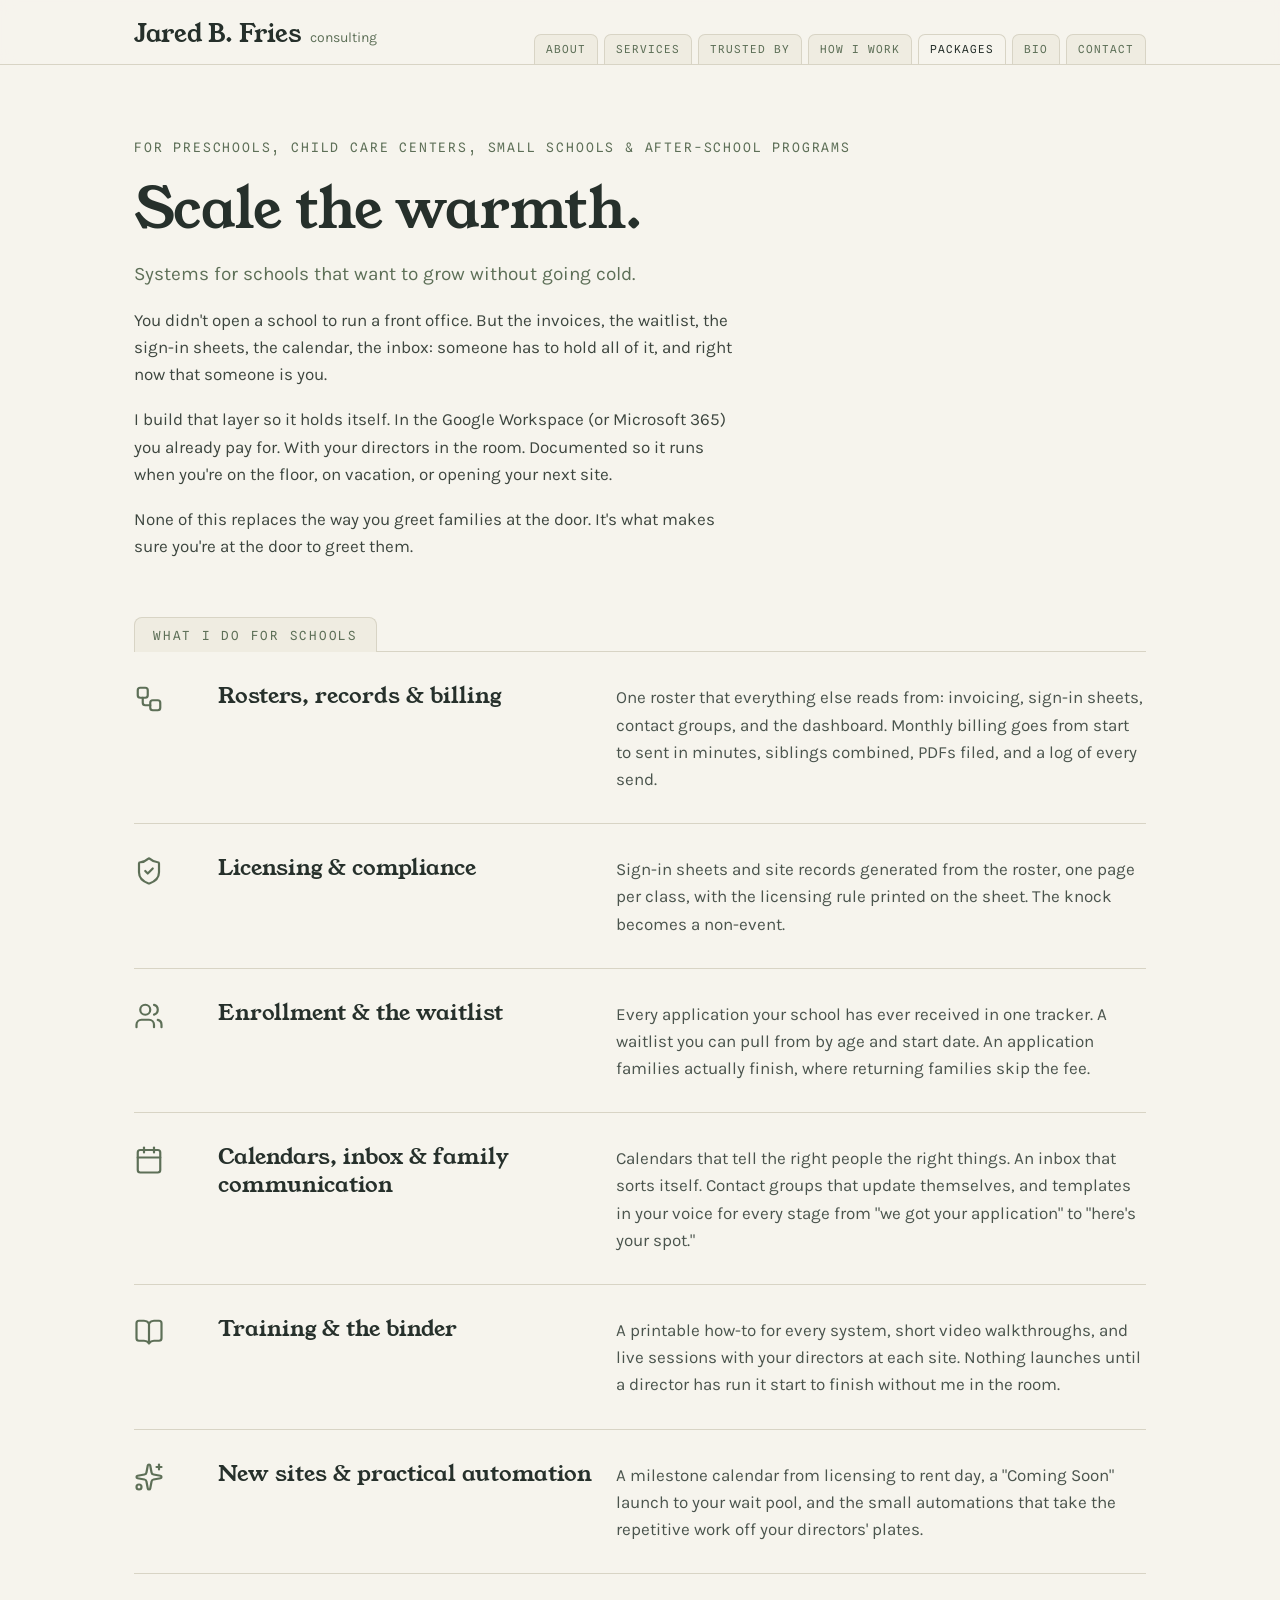
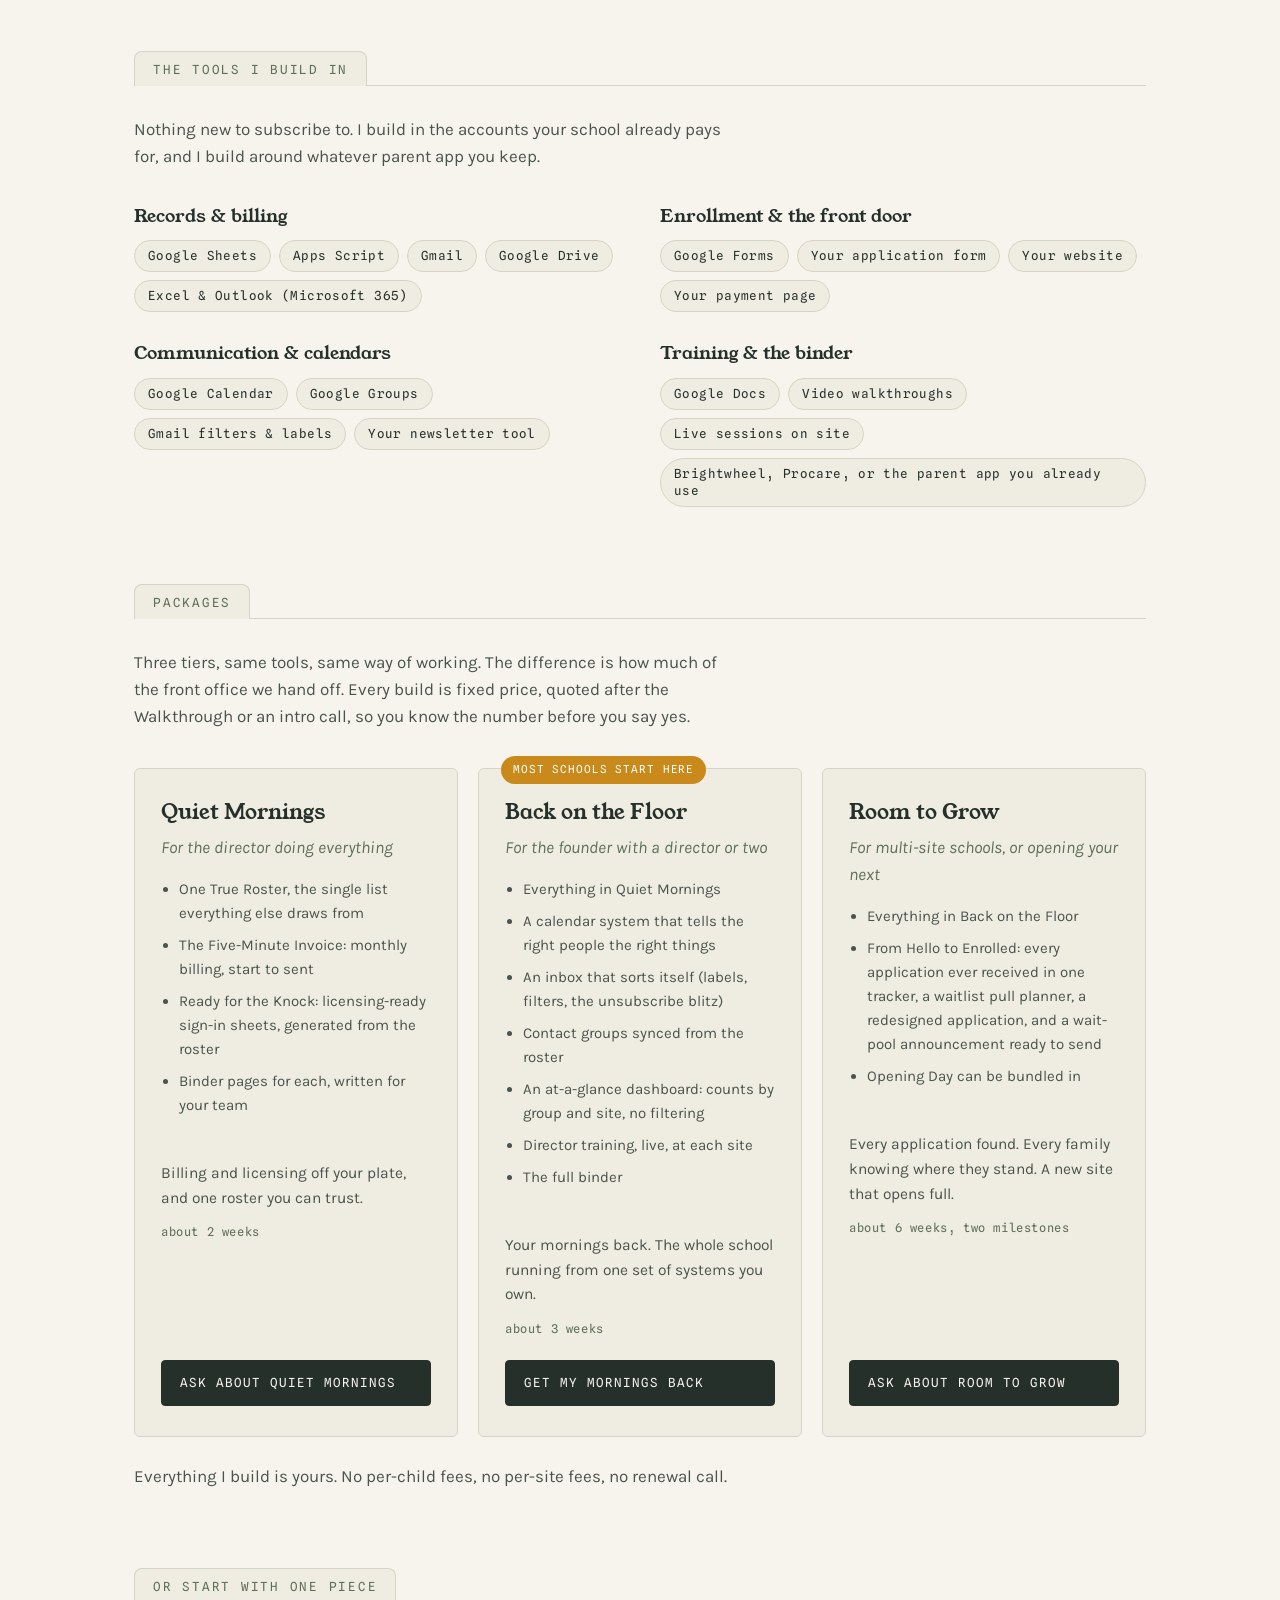
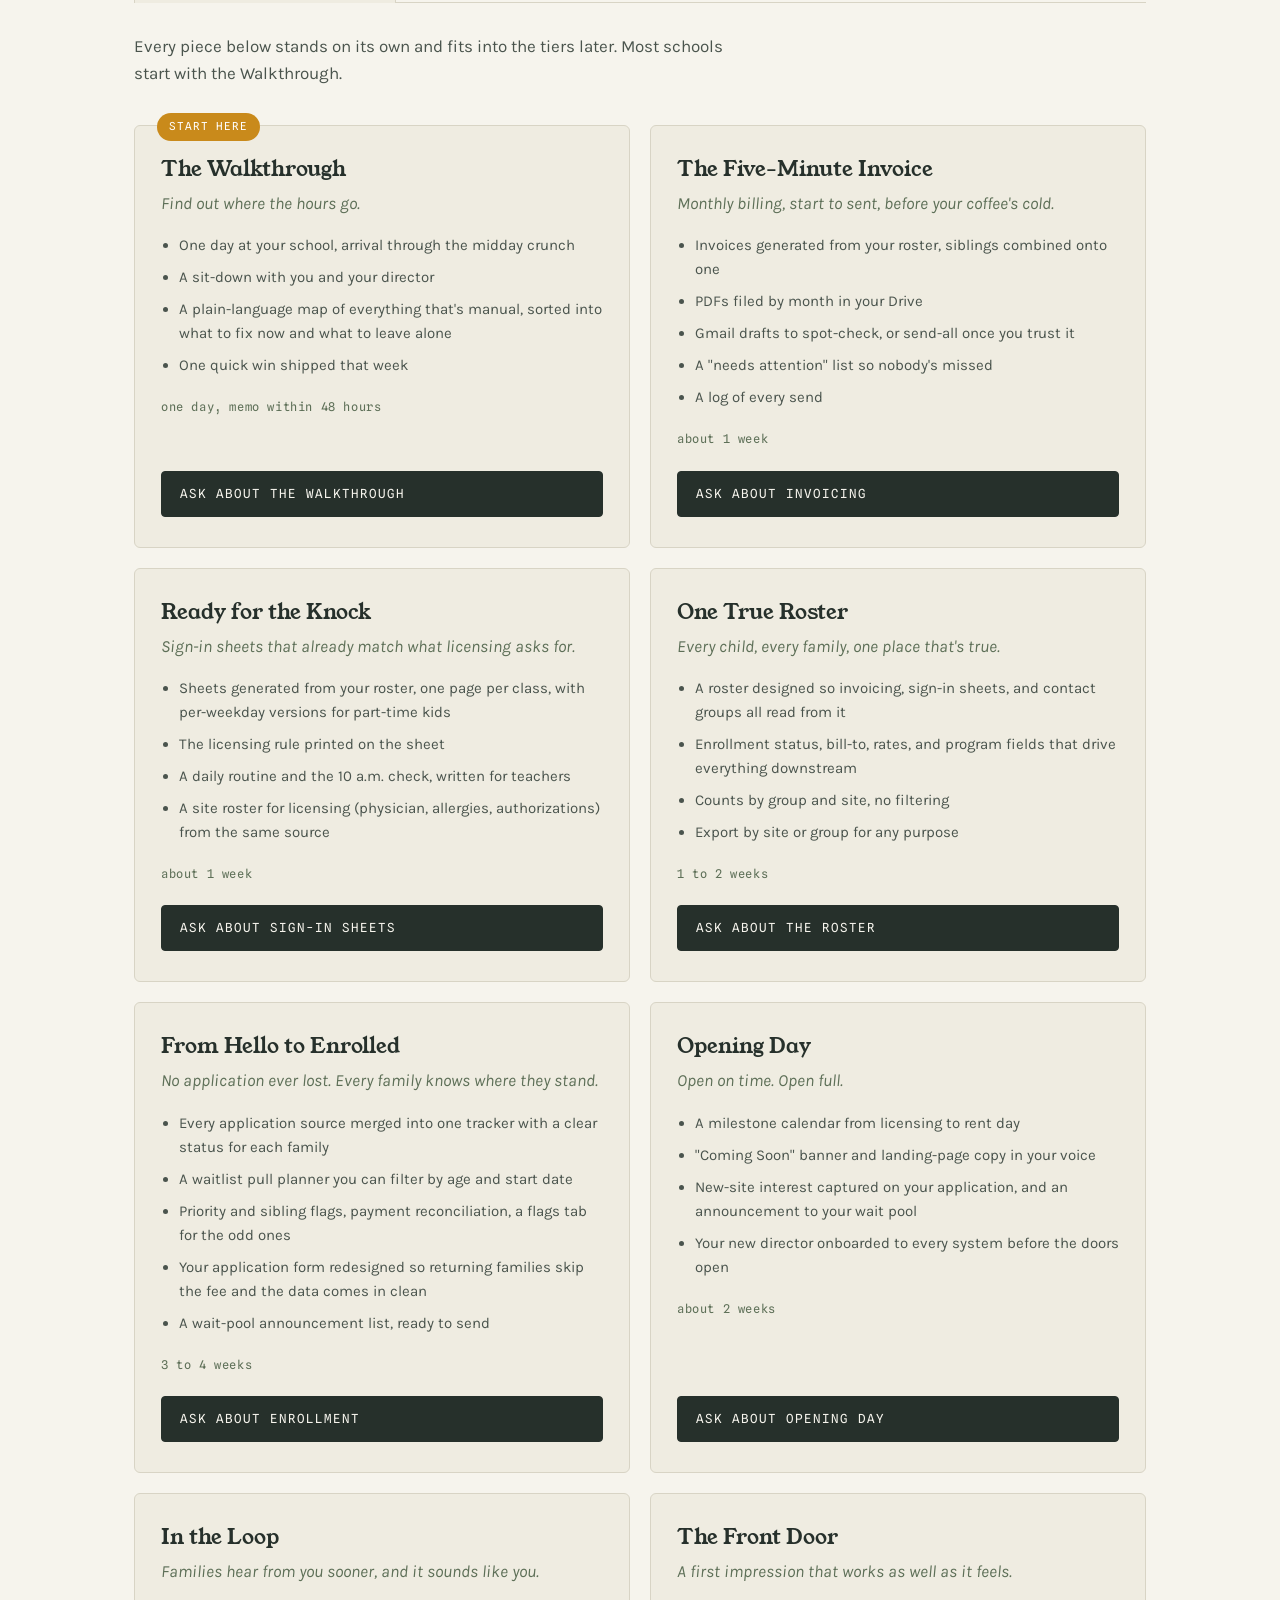
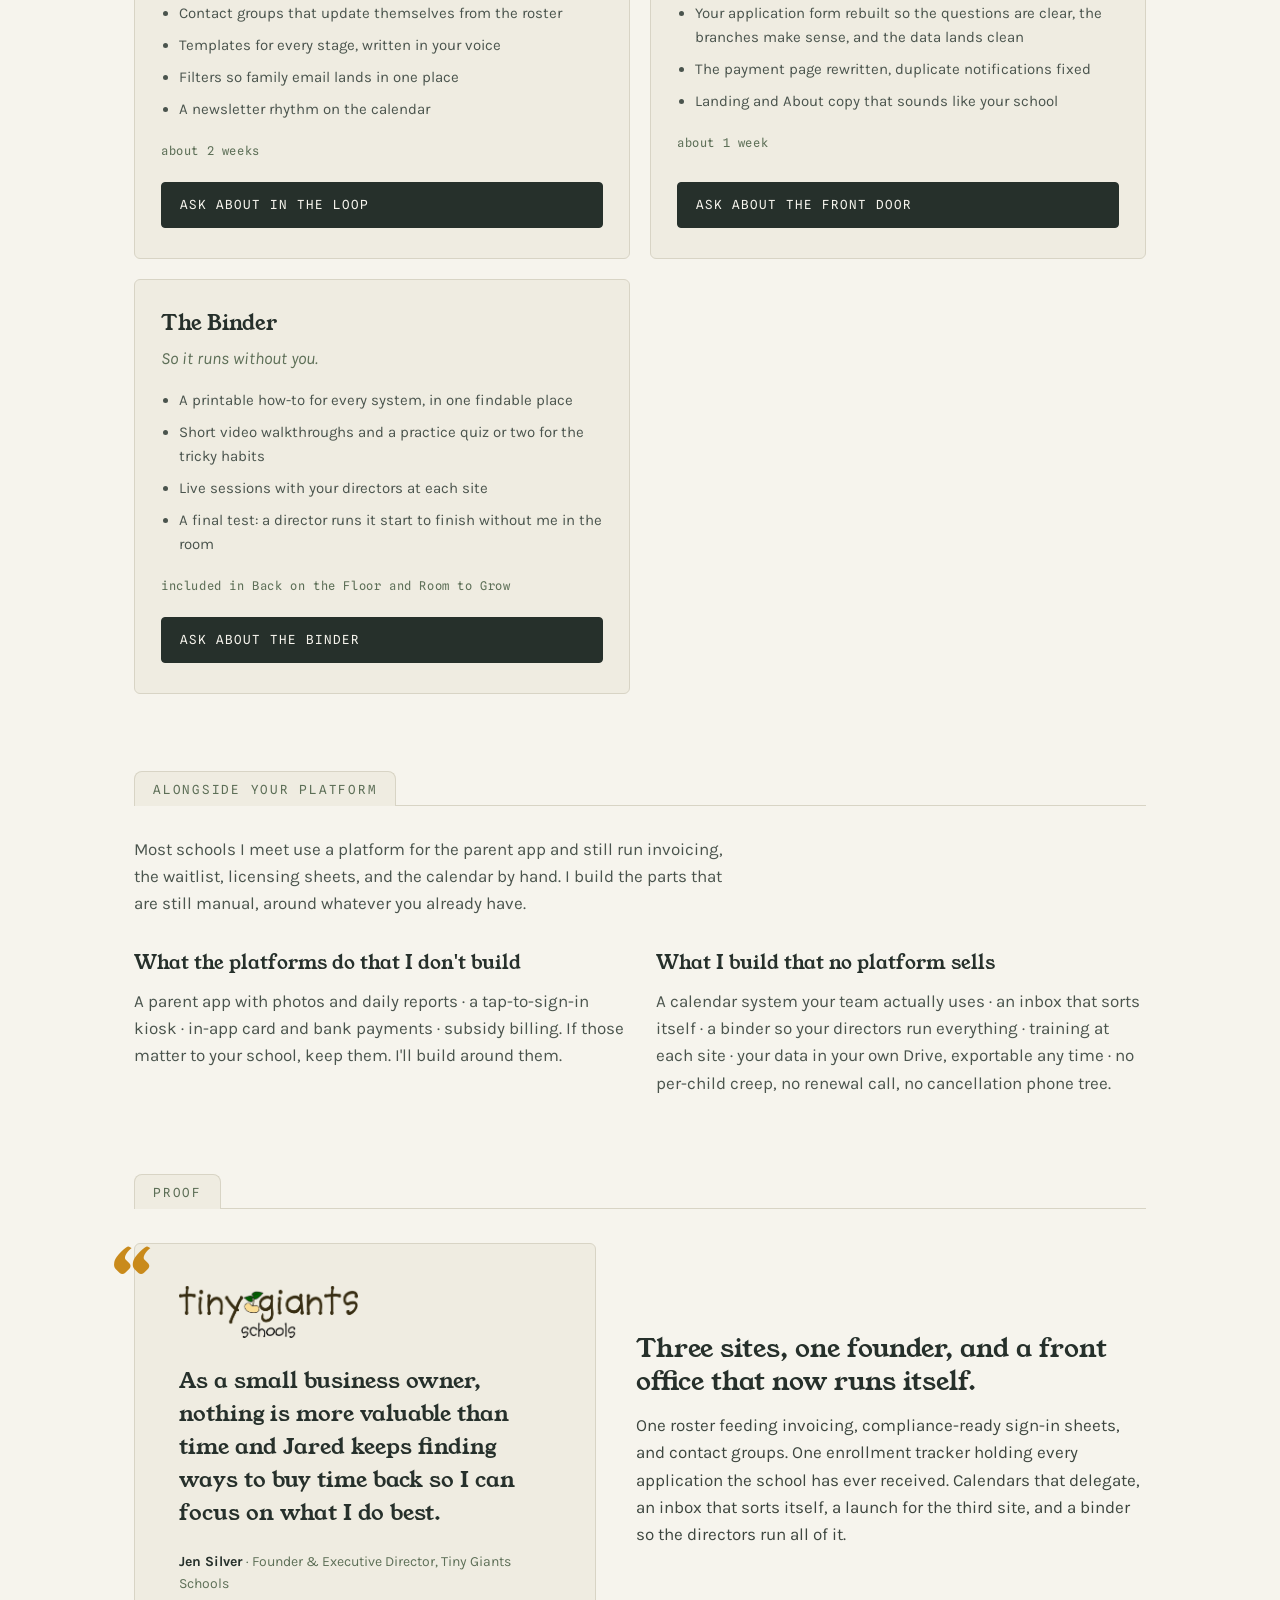
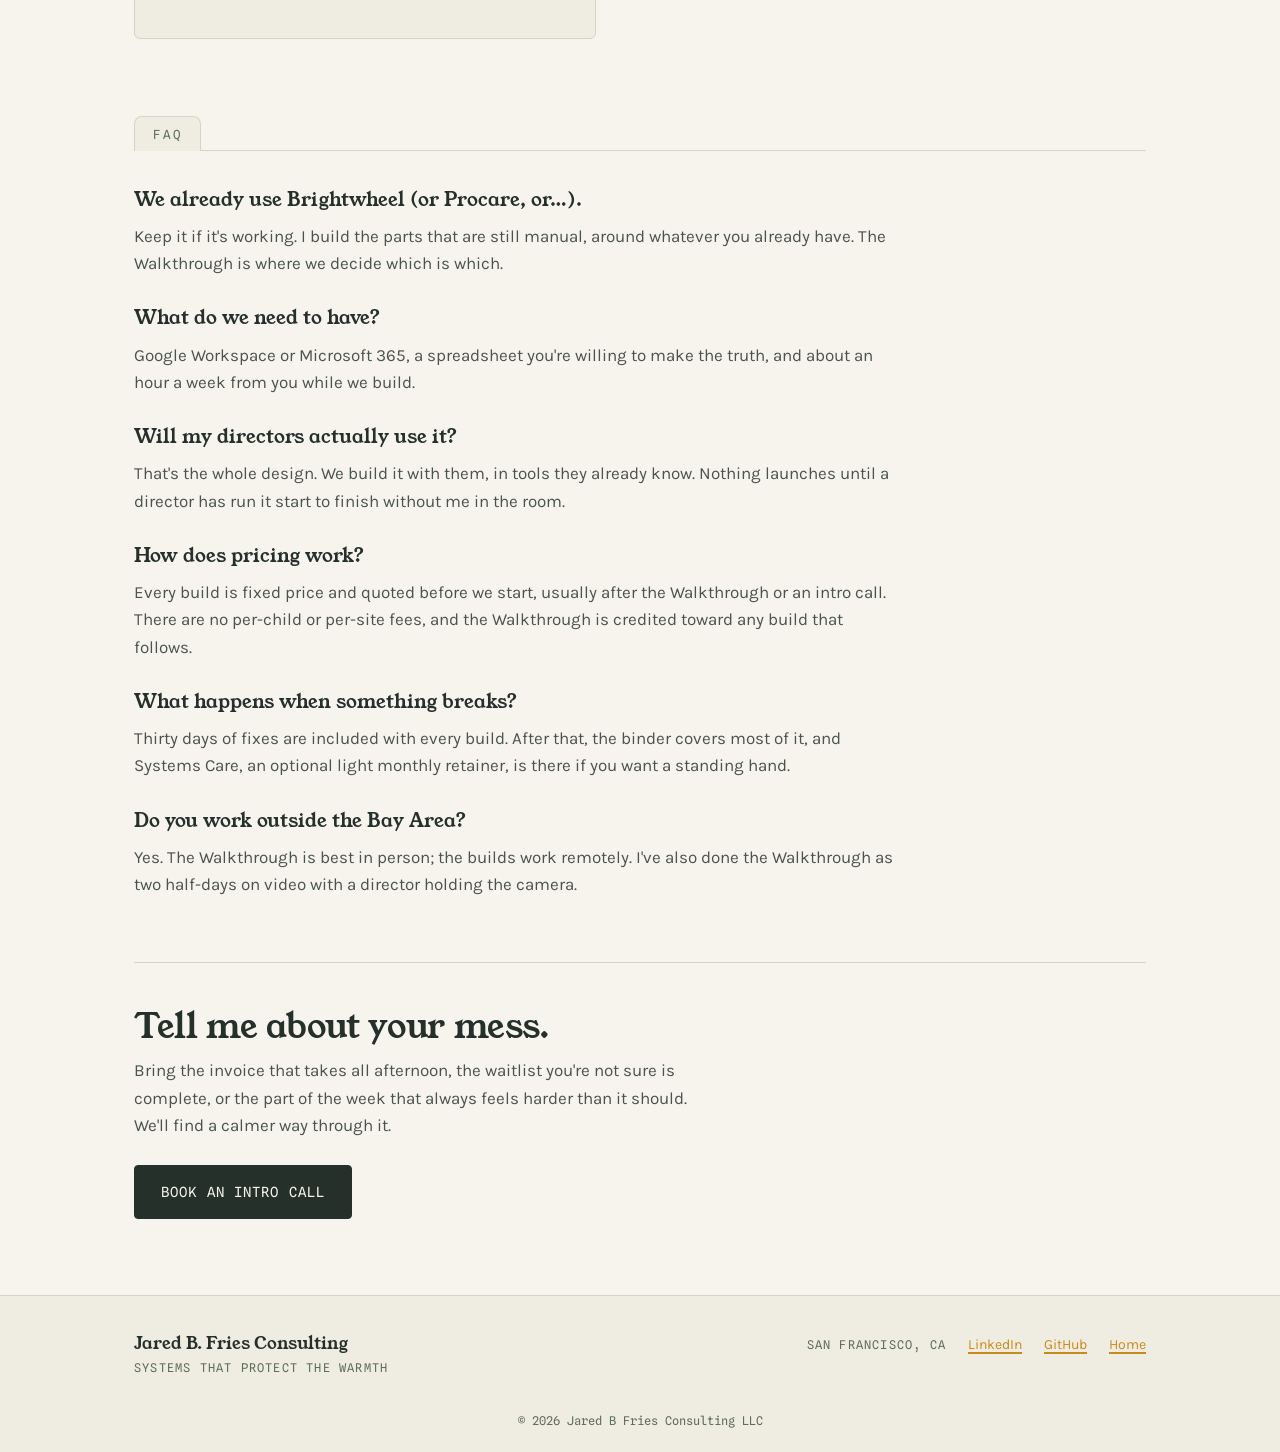
<file: packages/education.html>
<!DOCTYPE html>
<html lang="en">
<head>
<meta charset="UTF-8">
<meta name="viewport" content="width=device-width, initial-scale=1.0">
<title>Systems for preschools &amp; childcare centers | Jared B. Fries Consulting</title>
<meta name="description" content="Rosters, five-minute invoicing, licensing-ready sign-in sheets, enrollment and waitlist systems, and director training for preschools and child care centers, built in the Google Workspace you already pay for. No per-child fees.">
<meta property="og:title" content="Scale the Warmth — systems for preschools &amp; childcare centers">
<meta property="og:description" content="Rosters, five-minute invoicing, licensing-ready sign-in sheets, and enrollment systems for preschools and child care, built in your Google Workspace. No per-child fees.">
<meta property="og:type" content="website">
<meta property="og:url" content="https://jaredbfries.com/packages/education">
<meta property="og:site_name" content="Jared B. Fries Consulting">
<meta property="og:image" content="https://jaredbfries.com/og.png">
<meta name="twitter:card" content="summary_large_image">
<link rel="canonical" href="https://jaredbfries.com/packages/education">
<link rel="icon" href="/favicon.svg" type="image/svg+xml">
<link rel="icon" href="/favicon-32.png" type="image/png" sizes="32x32">
<link rel="apple-touch-icon" href="/apple-touch-icon.png">
<link rel="preconnect" href="https://fonts.googleapis.com">
<link rel="preconnect" href="https://fonts.gstatic.com" crossorigin>
<link href="https://fonts.googleapis.com/css2?family=Young+Serif&family=Karla:ital,wght@0,400;0,500;0,700;1,400&family=Spline+Sans+Mono:wght@400;500&display=swap" rel="stylesheet">
<link rel="stylesheet" href="/styles.css">
</head>
<body>

<header>
  <div class="nav">
    <a class="brand" href="/">Jared B. Fries<span>consulting</span></a>
    <button class="menu-btn" type="button" aria-label="Open menu" aria-expanded="false" aria-controls="sitenav"><span></span><span></span><span></span></button>
    <nav class="tabnav" id="sitenav" aria-label="Sections">
      <a href="/#about">About</a>
      <a href="/#services">Services</a>
      <a href="/#featured">Trusted by</a>
      <a href="/#process">How I Work</a>
      <a href="/#packages" class="active">Packages</a>
      <a href="/#bio">Bio</a>
      <a href="/#contact">Contact</a>
    </nav>
  </div>
</header>

<main>
  <div class="wrap">

    <div class="page-hero">
      <p class="eyebrow">For preschools, child care centers, small schools &amp; after-school programs</p>
      <h1>Scale the warmth.</h1>
      <p class="sub">Systems for schools that want to grow without going cold.</p>
      <p class="body">You didn't open a school to run a front office. But the invoices, the waitlist, the sign-in sheets, the calendar, the inbox: someone has to hold all of it, and right now that someone is you.</p>
      <p class="body">I build that layer so it holds itself. In the Google Workspace (or Microsoft 365) you already pay for. With your directors in the room. Documented so it runs when you're on the floor, on vacation, or opening your next site.</p>
      <p class="body">None of this replaces the way you greet families at the door. It's what makes sure you're at the door to greet them.</p>
    </div>

    <section class="band reveal">
      <div class="tabrow"><span class="tab">What I do for schools</span></div>
      <div class="svc">
        <svg class="icon" viewBox="0 0 24 24" fill="none" stroke="currentColor" stroke-width="1.75" stroke-linecap="round" stroke-linejoin="round" aria-hidden="true"><rect width="8" height="8" x="3" y="3" rx="2"/><path d="M7 11v4a2 2 0 0 0 2 2h4"/><rect width="8" height="8" x="13" y="13" rx="2"/></svg>
        <h3>Rosters, records &amp; billing</h3>
        <p>One roster that everything else reads from: invoicing, sign-in sheets, contact groups, and the dashboard. Monthly billing goes from start to sent in minutes, siblings combined, PDFs filed, and a log of every send.</p>
      </div>
      <div class="svc">
        <svg class="icon" viewBox="0 0 24 24" fill="none" stroke="currentColor" stroke-width="1.75" stroke-linecap="round" stroke-linejoin="round" aria-hidden="true"><path d="M20 13c0 5-3.5 7.5-7.66 8.95a1 1 0 0 1-.67-.01C7.5 20.5 4 18 4 13V6a1 1 0 0 1 1-1c2 0 4.5-1.2 6.24-2.72a1.17 1.17 0 0 1 1.52 0C14.51 3.81 17 5 19 5a1 1 0 0 1 1 1z"/><path d="m9 12 2 2 4-4"/></svg>
        <h3>Licensing &amp; compliance</h3>
        <p>Sign-in sheets and site records generated from the roster, one page per class, with the licensing rule printed on the sheet. The knock becomes a non-event.</p>
      </div>
      <div class="svc">
        <svg class="icon" viewBox="0 0 24 24" fill="none" stroke="currentColor" stroke-width="1.75" stroke-linecap="round" stroke-linejoin="round" aria-hidden="true"><path d="M16 21v-2a4 4 0 0 0-4-4H6a4 4 0 0 0-4 4v2"/><circle cx="9" cy="7" r="4"/><path d="M22 21v-2a4 4 0 0 0-3-3.87"/><path d="M16 3.13a4 4 0 0 1 0 7.75"/></svg>
        <h3>Enrollment &amp; the waitlist</h3>
        <p>Every application your school has ever received in one tracker. A waitlist you can pull from by age and start date. An application families actually finish, where returning families skip the fee.</p>
      </div>
      <div class="svc">
        <svg class="icon" viewBox="0 0 24 24" fill="none" stroke="currentColor" stroke-width="1.75" stroke-linecap="round" stroke-linejoin="round" aria-hidden="true"><rect width="18" height="18" x="3" y="4" rx="2"/><path d="M16 2v4"/><path d="M8 2v4"/><path d="M3 10h18"/></svg>
        <h3>Calendars, inbox &amp; family communication</h3>
        <p>Calendars that tell the right people the right things. An inbox that sorts itself. Contact groups that update themselves, and templates in your voice for every stage from "we got your application" to "here's your spot."</p>
      </div>
      <div class="svc">
        <svg class="icon" viewBox="0 0 24 24" fill="none" stroke="currentColor" stroke-width="1.75" stroke-linecap="round" stroke-linejoin="round" aria-hidden="true"><path d="M12 5v16"/><path d="M20.001 19A2 2 0 0022 17V5a2 2 0 00-1.999-2L16 3.002A5 5 0 0012 5a5 5 0 00-4-2H4a2 2 0 00-2 2v12a2 2 0 001.999 2H8a5 5 0 014 2 5 5 0 014-2z"/></svg>
        <h3>Training &amp; the binder</h3>
        <p>A printable how-to for every system, short video walkthroughs, and live sessions with your directors at each site. Nothing launches until a director has run it start to finish without me in the room.</p>
      </div>
      <div class="svc">
        <svg class="icon" viewBox="0 0 24 24" fill="none" stroke="currentColor" stroke-width="1.75" stroke-linecap="round" stroke-linejoin="round" aria-hidden="true"><path d="M11.017 2.814a1 1 0 0 1 1.966 0l1.051 5.558a2 2 0 0 0 1.594 1.594l5.558 1.051a1 1 0 0 1 0 1.966l-5.558 1.051a2 2 0 0 0-1.594 1.594l-1.051 5.558a1 1 0 0 1-1.966 0l-1.051-5.558a2 2 0 0 0-1.594-1.594l-5.558-1.051a1 1 0 0 1 0-1.966l5.558-1.051a2 2 0 0 0 1.594-1.594z"/><path d="M20 2v4"/><path d="M22 4h-4"/><circle cx="4" cy="20" r="2"/></svg>
        <h3>New sites &amp; practical automation</h3>
        <p>A milestone calendar from licensing to rent day, a "Coming Soon" launch to your wait pool, and the small automations that take the repetitive work off your directors' plates.</p>
      </div>
    </section>

    <section class="band reveal">
      <div class="tabrow"><span class="tab">The tools I build in</span></div>
      <p class="band-sub">Nothing new to subscribe to. I build in the accounts your school already pays for, and I build around whatever parent app you keep.</p>
      <div class="tool-groups">
        <div class="tool-group">
          <h3>Records &amp; billing</h3>
          <ul class="tools"><li>Google Sheets</li><li>Apps Script</li><li>Gmail</li><li>Google Drive</li><li>Excel &amp; Outlook (Microsoft 365)</li></ul>
        </div>
        <div class="tool-group">
          <h3>Enrollment &amp; the front door</h3>
          <ul class="tools"><li>Google Forms</li><li>Your application form</li><li>Your website</li><li>Your payment page</li></ul>
        </div>
        <div class="tool-group">
          <h3>Communication &amp; calendars</h3>
          <ul class="tools"><li>Google Calendar</li><li>Google Groups</li><li>Gmail filters &amp; labels</li><li>Your newsletter tool</li></ul>
        </div>
        <div class="tool-group">
          <h3>Training &amp; the binder</h3>
          <ul class="tools"><li>Google Docs</li><li>Video walkthroughs</li><li>Live sessions on site</li><li>Brightwheel, Procare, or the parent app you already use</li></ul>
        </div>
      </div>
    </section>

    <section class="band reveal">
      <div class="tabrow"><span class="tab">Packages</span></div>
      <p class="band-sub">Three tiers, same tools, same way of working. The difference is how much of the front office we hand off. Every build is fixed price, quoted after the Walkthrough or an intro call, so you know the number before you say yes.</p>
      <div class="pkg-grid">
        <div class="pkg-card">
          <h3>Quiet Mornings</h3>
          <p class="promise">For the director doing everything</p>
          <ul class="inside">
            <li>One True Roster, the single list everything else draws from</li>
            <li>The Five-Minute Invoice: monthly billing, start to sent</li>
            <li>Ready for the Knock: licensing-ready sign-in sheets, generated from the roster</li>
            <li>Binder pages for each, written for your team</li>
          </ul>
          <p class="body">Billing and licensing off your plate, and one roster you can trust.</p>
          <p class="timeline">about 2 weeks</p>
          <a class="cta" href="/#contact?interest=one-package">Ask about Quiet Mornings</a>
        </div>
        <div class="pkg-card">
          <span class="pill">Most schools start here</span>
          <h3>Back on the Floor</h3>
          <p class="promise">For the founder with a director or two</p>
          <ul class="inside">
            <li>Everything in Quiet Mornings</li>
            <li>A calendar system that tells the right people the right things</li>
            <li>An inbox that sorts itself (labels, filters, the unsubscribe blitz)</li>
            <li>Contact groups synced from the roster</li>
            <li>An at-a-glance dashboard: counts by group and site, no filtering</li>
            <li>Director training, live, at each site</li>
            <li>The full binder</li>
          </ul>
          <p class="body">Your mornings back. The whole school running from one set of systems you own.</p>
          <p class="timeline">about 3 weeks</p>
          <a class="cta" href="/#contact?interest=back-on-the-floor">Get my mornings back</a>
        </div>
        <div class="pkg-card">
          <h3>Room to Grow</h3>
          <p class="promise">For multi-site schools, or opening your next</p>
          <ul class="inside">
            <li>Everything in Back on the Floor</li>
            <li>From Hello to Enrolled: every application ever received in one tracker, a waitlist pull planner, a redesigned application, and a wait-pool announcement ready to send</li>
            <li>Opening Day can be bundled in</li>
          </ul>
          <p class="body">Every application found. Every family knowing where they stand. A new site that opens full.</p>
          <p class="timeline">about 6 weeks, two milestones</p>
          <a class="cta" href="/#contact?interest=one-package">Ask about Room to Grow</a>
        </div>
      </div>
      <p class="pkg-foot">Everything I build is yours. No per-child fees, no per-site fees, no renewal call.</p>
    </section>

    <section class="band reveal">
      <div class="tabrow"><span class="tab">Or start with one piece</span></div>
      <p class="band-sub">Every piece below stands on its own and fits into the tiers later. Most schools start with the Walkthrough.</p>
      <div class="pkg-grid two">
        <div class="pkg-card">
          <span class="pill">Start here</span>
          <h3>The Walkthrough</h3>
          <p class="promise">Find out where the hours go.</p>
          <ul class="inside">
            <li>One day at your school, arrival through the midday crunch</li>
            <li>A sit-down with you and your director</li>
            <li>A plain-language map of everything that's manual, sorted into what to fix now and what to leave alone</li>
            <li>One quick win shipped that week</li>
          </ul>
          <p class="timeline">one day, memo within 48 hours</p>
          <a class="cta" href="/#contact?interest=walkthrough">Ask about the Walkthrough</a>
        </div>
        <div class="pkg-card">
          <h3>The Five-Minute Invoice</h3>
          <p class="promise">Monthly billing, start to sent, before your coffee's cold.</p>
          <ul class="inside">
            <li>Invoices generated from your roster, siblings combined onto one</li>
            <li>PDFs filed by month in your Drive</li>
            <li>Gmail drafts to spot-check, or send-all once you trust it</li>
            <li>A "needs attention" list so nobody's missed</li>
            <li>A log of every send</li>
          </ul>
          <p class="timeline">about 1 week</p>
          <a class="cta" href="/#contact?interest=one-package">Ask about invoicing</a>
        </div>
        <div class="pkg-card">
          <h3>Ready for the Knock</h3>
          <p class="promise">Sign-in sheets that already match what licensing asks for.</p>
          <ul class="inside">
            <li>Sheets generated from your roster, one page per class, with per-weekday versions for part-time kids</li>
            <li>The licensing rule printed on the sheet</li>
            <li>A daily routine and the 10 a.m. check, written for teachers</li>
            <li>A site roster for licensing (physician, allergies, authorizations) from the same source</li>
          </ul>
          <p class="timeline">about 1 week</p>
          <a class="cta" href="/#contact?interest=one-package">Ask about sign-in sheets</a>
        </div>
        <div class="pkg-card">
          <h3>One True Roster</h3>
          <p class="promise">Every child, every family, one place that's true.</p>
          <ul class="inside">
            <li>A roster designed so invoicing, sign-in sheets, and contact groups all read from it</li>
            <li>Enrollment status, bill-to, rates, and program fields that drive everything downstream</li>
            <li>Counts by group and site, no filtering</li>
            <li>Export by site or group for any purpose</li>
          </ul>
          <p class="timeline">1 to 2 weeks</p>
          <a class="cta" href="/#contact?interest=one-package">Ask about the roster</a>
        </div>
        <div class="pkg-card">
          <h3>From Hello to Enrolled</h3>
          <p class="promise">No application ever lost. Every family knows where they stand.</p>
          <ul class="inside">
            <li>Every application source merged into one tracker with a clear status for each family</li>
            <li>A waitlist pull planner you can filter by age and start date</li>
            <li>Priority and sibling flags, payment reconciliation, a flags tab for the odd ones</li>
            <li>Your application form redesigned so returning families skip the fee and the data comes in clean</li>
            <li>A wait-pool announcement list, ready to send</li>
          </ul>
          <p class="timeline">3 to 4 weeks</p>
          <a class="cta" href="/#contact?interest=hello-to-enrolled">Ask about enrollment</a>
        </div>
        <div class="pkg-card">
          <h3>Opening Day</h3>
          <p class="promise">Open on time. Open full.</p>
          <ul class="inside">
            <li>A milestone calendar from licensing to rent day</li>
            <li>"Coming Soon" banner and landing-page copy in your voice</li>
            <li>New-site interest captured on your application, and an announcement to your wait pool</li>
            <li>Your new director onboarded to every system before the doors open</li>
          </ul>
          <p class="timeline">about 2 weeks</p>
          <a class="cta" href="/#contact?interest=one-package">Ask about Opening Day</a>
        </div>
        <div class="pkg-card">
          <h3>In the Loop</h3>
          <p class="promise">Families hear from you sooner, and it sounds like you.</p>
          <ul class="inside">
            <li>Contact groups that update themselves from the roster</li>
            <li>Templates for every stage, written in your voice</li>
            <li>Filters so family email lands in one place</li>
            <li>A newsletter rhythm on the calendar</li>
          </ul>
          <p class="timeline">about 2 weeks</p>
          <a class="cta" href="/#contact?interest=one-package">Ask about In the Loop</a>
        </div>
        <div class="pkg-card">
          <h3>The Front Door</h3>
          <p class="promise">A first impression that works as well as it feels.</p>
          <ul class="inside">
            <li>Your application form rebuilt so the questions are clear, the branches make sense, and the data lands clean</li>
            <li>The payment page rewritten, duplicate notifications fixed</li>
            <li>Landing and About copy that sounds like your school</li>
          </ul>
          <p class="timeline">about 1 week</p>
          <a class="cta" href="/#contact?interest=one-package">Ask about the Front Door</a>
        </div>
        <div class="pkg-card">
          <h3>The Binder</h3>
          <p class="promise">So it runs without you.</p>
          <ul class="inside">
            <li>A printable how-to for every system, in one findable place</li>
            <li>Short video walkthroughs and a practice quiz or two for the tricky habits</li>
            <li>Live sessions with your directors at each site</li>
            <li>A final test: a director runs it start to finish without me in the room</li>
          </ul>
          <p class="timeline">included in Back on the Floor and Room to Grow</p>
          <a class="cta" href="/#contact?interest=one-package">Ask about the Binder</a>
        </div>
      </div>
    </section>

    <section class="band reveal">
      <div class="tabrow"><span class="tab">Alongside your platform</span></div>
      <p class="band-sub">Most schools I meet use a platform for the parent app and still run invoicing, the waitlist, licensing sheets, and the calendar by hand. I build the parts that are still manual, around whatever you already have.</p>
      <div class="honest">
        <div>
          <h3>What the platforms do that I don't build</h3>
          <p>A parent app with photos and daily reports · a tap-to-sign-in kiosk · in-app card and bank payments · subsidy billing. If those matter to your school, keep them. I'll build around them.</p>
        </div>
        <div>
          <h3>What I build that no platform sells</h3>
          <p>A calendar system your team actually uses · an inbox that sorts itself · a binder so your directors run everything · training at each site · your data in your own Drive, exportable any time · no per-child creep, no renewal call, no cancellation phone tree.</p>
        </div>
      </div>
    </section>

    <section class="band reveal">
      <div class="tabrow"><span class="tab">Proof</span></div>
      <div class="proof-grid">
        <div class="quotecard">
          <img class="client-logo" src="/tiny-giants-logo.png" alt="Tiny Giants Schools">
          <blockquote>As a small business owner, nothing is more valuable than time and Jared keeps finding ways to buy time back so I can focus on what I do best.</blockquote>
          <p class="attrib"><b>Jen Silver</b> · Founder &amp; Executive Director, Tiny Giants Schools</p>
        </div>
        <div>
          <h3 class="proof-h">Three sites, one founder, and a front office that now runs itself.</h3>
          <p class="proof-p">One roster feeding invoicing, compliance-ready sign-in sheets, and contact groups. One enrollment tracker holding every application the school has ever received. Calendars that delegate, an inbox that sorts itself, a launch for the third site, and a binder so the directors run all of it.</p>
        </div>
      </div>
    </section>

    <section class="band reveal">
      <div class="tabrow"><span class="tab">FAQ</span></div>
      <div class="faq">
        <h3>We already use Brightwheel (or Procare, or…).</h3>
        <p>Keep it if it's working. I build the parts that are still manual, around whatever you already have. The Walkthrough is where we decide which is which.</p>
        <h3>What do we need to have?</h3>
        <p>Google Workspace or Microsoft 365, a spreadsheet you're willing to make the truth, and about an hour a week from you while we build.</p>
        <h3>Will my directors actually use it?</h3>
        <p>That's the whole design. We build it with them, in tools they already know. Nothing launches until a director has run it start to finish without me in the room.</p>
        <h3>How does pricing work?</h3>
        <p>Every build is fixed price and quoted before we start, usually after the Walkthrough or an intro call. There are no per-child or per-site fees, and the Walkthrough is credited toward any build that follows.</p>
        <h3>What happens when something breaks?</h3>
        <p>Thirty days of fixes are included with every build. After that, the binder covers most of it, and Systems Care, an optional light monthly retainer, is there if you want a standing hand.</p>
        <h3>Do you work outside the Bay Area?</h3>
        <p>Yes. The Walkthrough is best in person; the builds work remotely. I've also done the Walkthrough as two half-days on video with a director holding the camera.</p>
      </div>
      <div class="cta-block">
        <h2>Tell me about your mess.</h2>
        <p>Bring the invoice that takes all afternoon, the waitlist you're not sure is complete, or the part of the week that always feels harder than it should. We'll find a calmer way through it.</p>
        <a class="cta" href="/#contact?interest=walkthrough">Book an intro call</a>
      </div>
    </section>

  </div>
</main>

<footer>
  <div class="foot">
    <div>
      <div class="fb">Jared B. Fries Consulting</div>
      <div class="tag">Systems that protect the warmth</div>
    </div>
    <nav>
      <span class="tag">San Francisco, CA</span>
      <a href="https://www.linkedin.com/in/jaredbfries/">LinkedIn</a>
      <a href="https://github.com/radjrad">GitHub</a>
      <a href="/">Home</a>
    </nav>
  </div>
  <div style="text-align:center;padding:0 24px 22px;font-family:'Spline Sans Mono',monospace;font-size:12px;color:var(--sage)">© 2026 Jared B Fries Consulting LLC</div>
</footer>

<script>
  const io=new IntersectionObserver(es=>es.forEach(e=>{if(e.isIntersecting){e.target.classList.add('in');io.unobserve(e.target)}}),{threshold:.12});
  document.querySelectorAll('.reveal').forEach(el=>io.observe(el));
  document.querySelectorAll('.reveal').forEach(el=>{if(el.getBoundingClientRect().top<innerHeight)el.classList.add('in')});

  // mobile menu
  const menuBtn=document.querySelector('.menu-btn'),siteNav=document.getElementById('sitenav');
  if(menuBtn&&siteNav){
    const setOpen=o=>{document.body.classList.toggle('nav-open',o);menuBtn.setAttribute('aria-expanded',o);menuBtn.setAttribute('aria-label',o?'Close menu':'Open menu')};
    menuBtn.addEventListener('click',()=>setOpen(!document.body.classList.contains('nav-open')));
    siteNav.addEventListener('click',e=>{if(e.target.closest('a'))setOpen(false)});
    addEventListener('keydown',e=>{if(e.key==='Escape')setOpen(false)});
  }
</script>
</body>
</html>
</file>
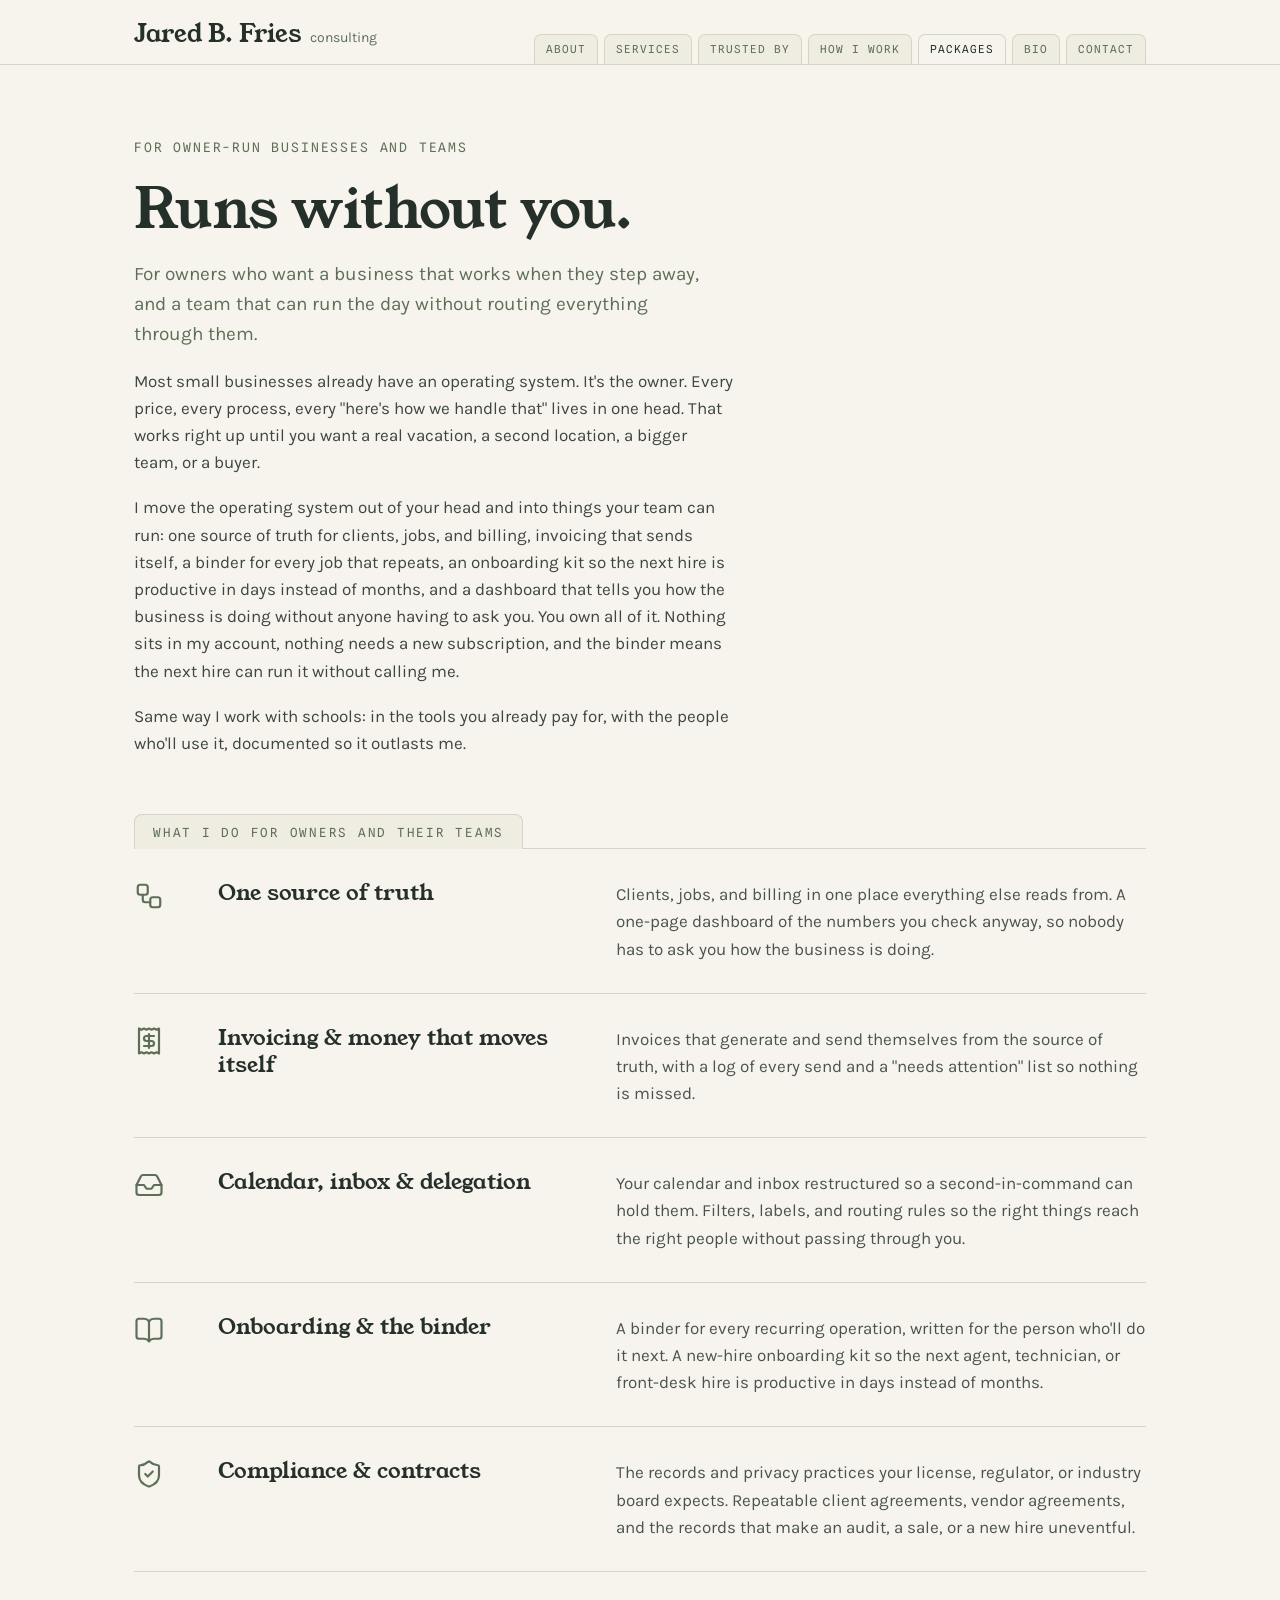
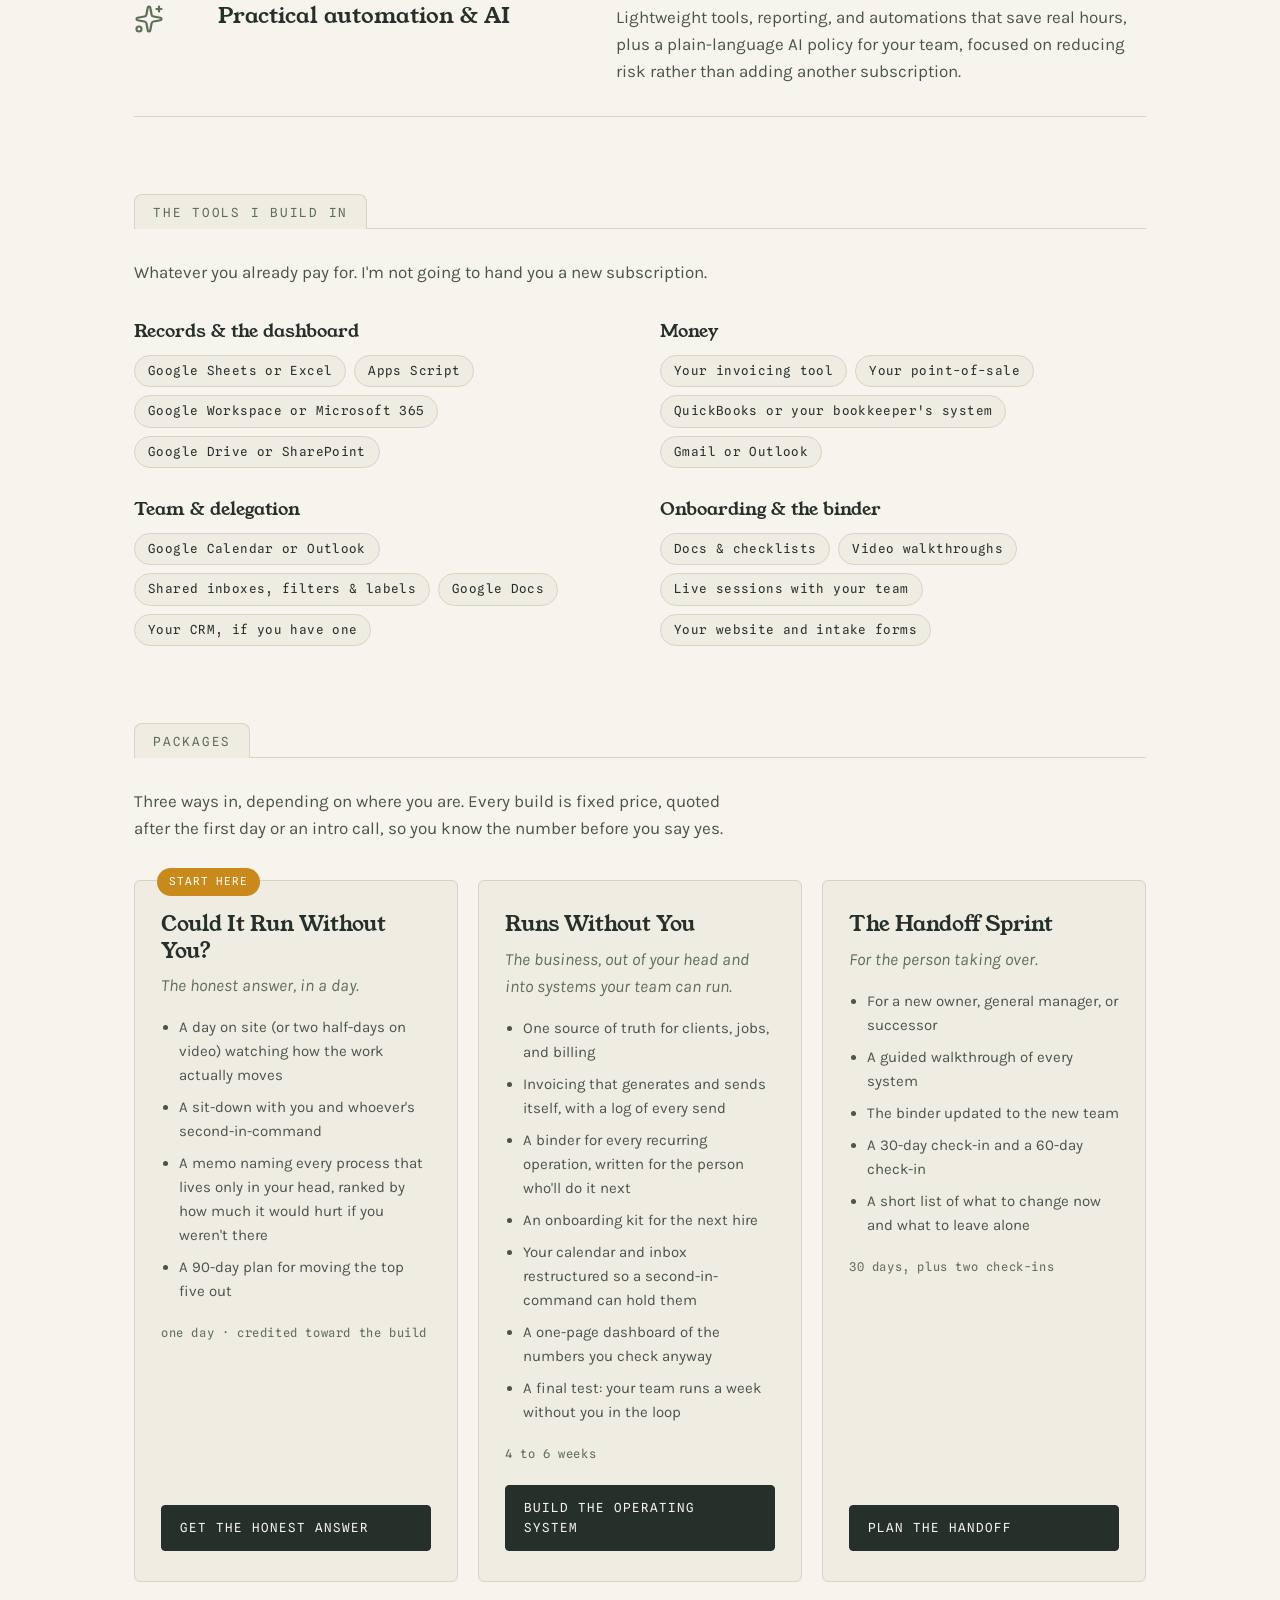
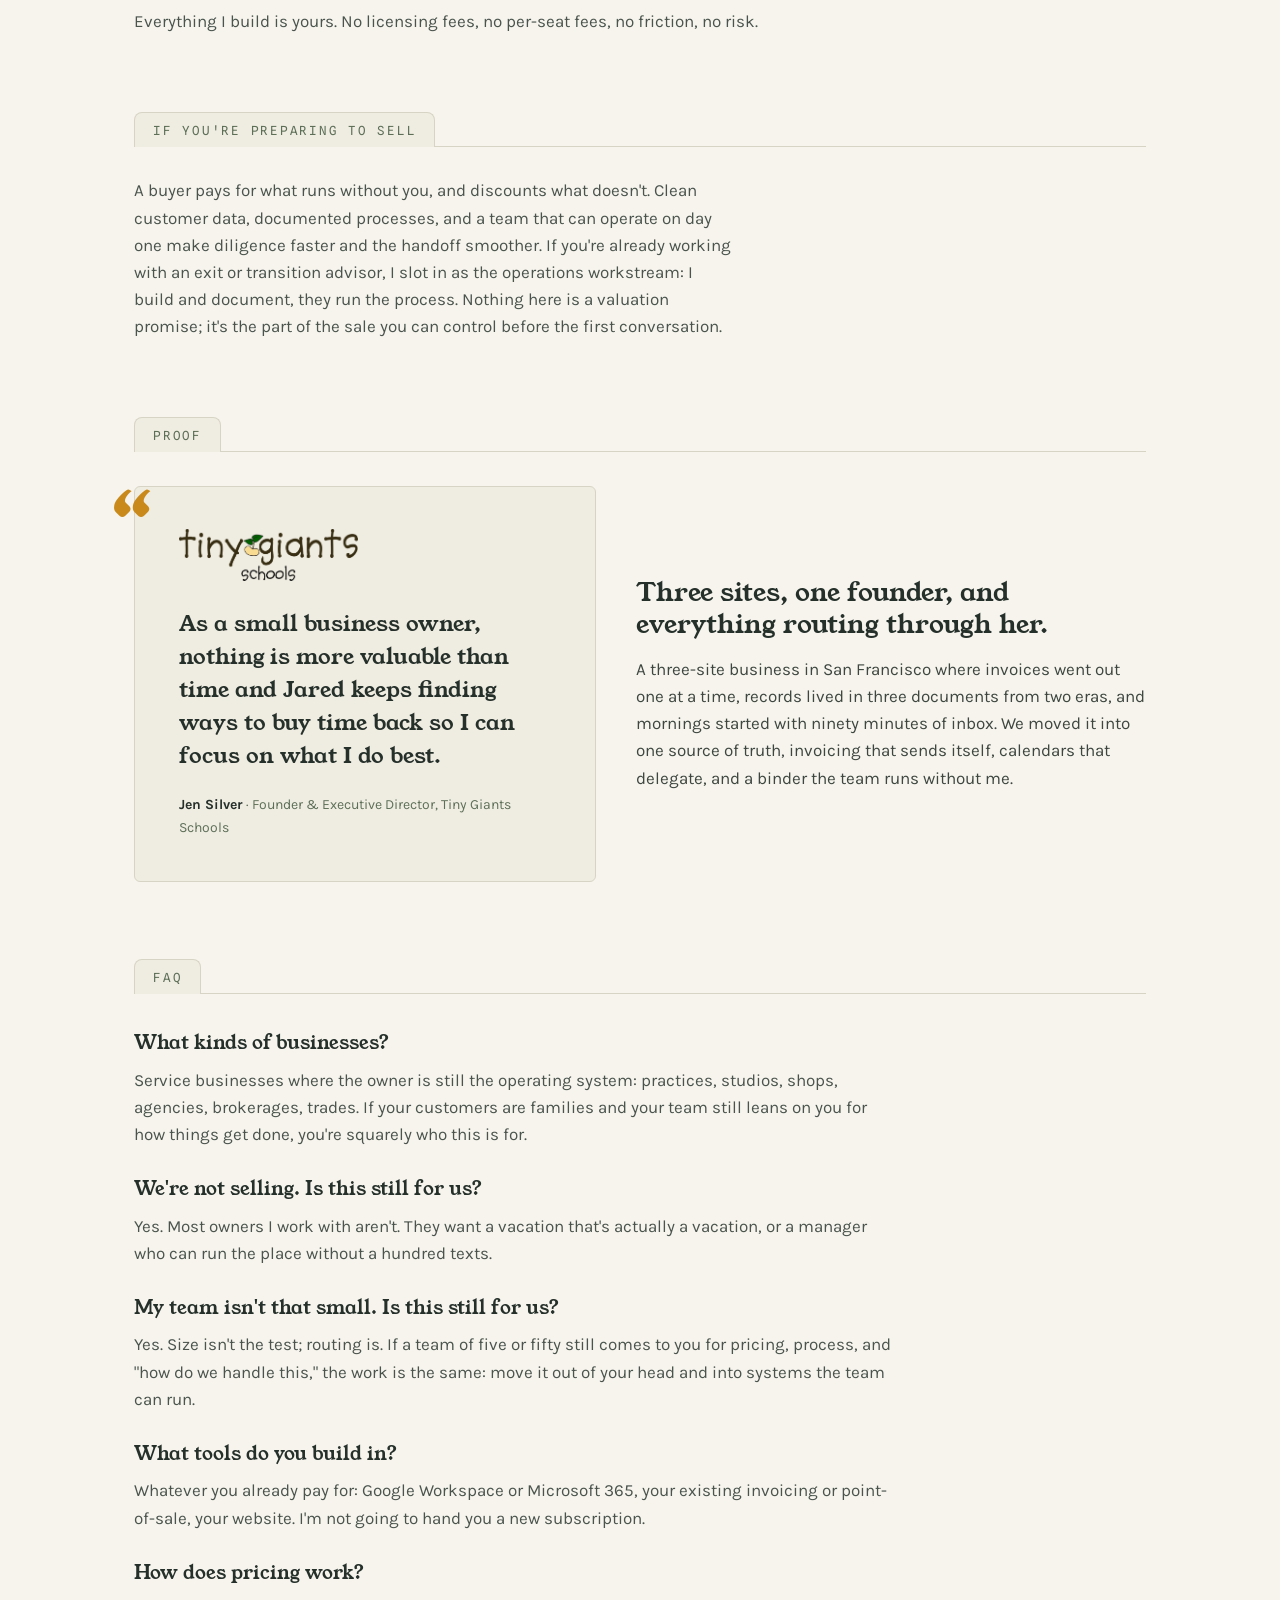
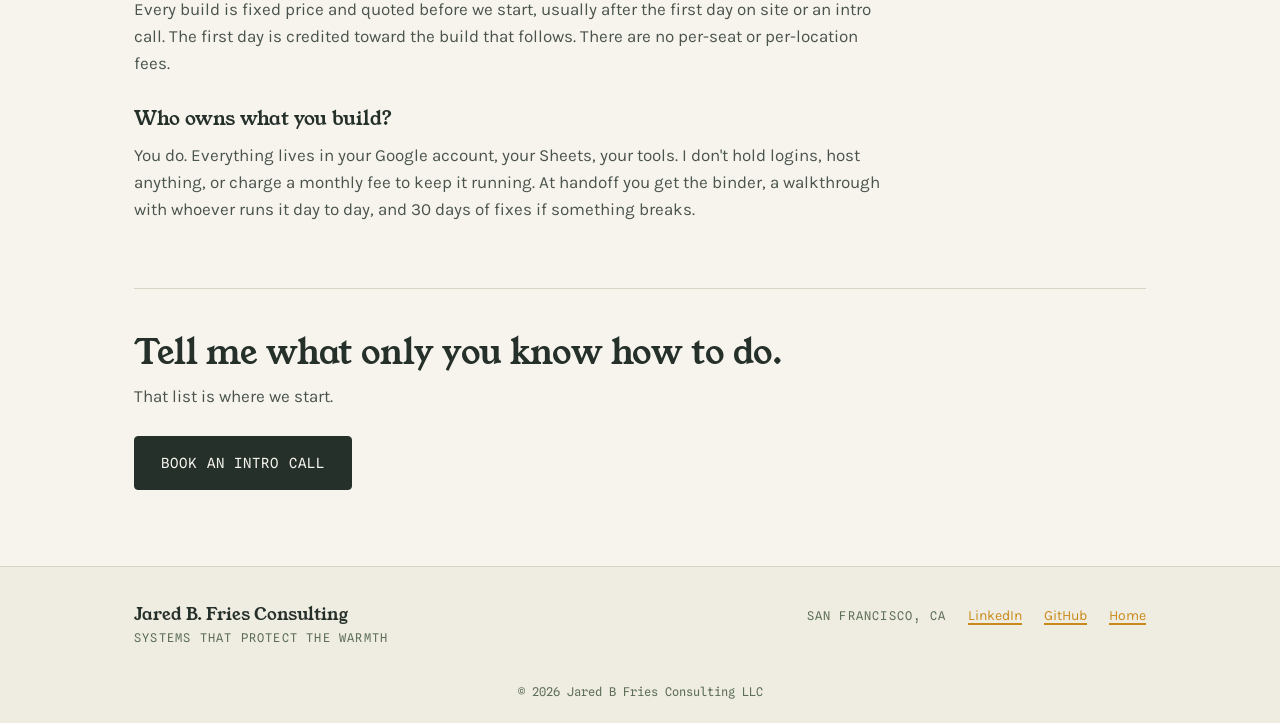
<file: packages/small-business.html>
<!DOCTYPE html>
<html lang="en">
<head>
<meta charset="UTF-8">
<meta name="viewport" content="width=device-width, initial-scale=1.0">
<title>Runs Without You — systems for owner-run businesses and teams | Jared B. Fries Consulting</title>
<meta name="description" content="Move the business out of your head and into systems your team can run: one source of truth, invoicing that sends itself, onboarding, and a binder. Built in your tools, documented to outlast the engagement.">
<meta property="og:title" content="Runs Without You — systems for owner-run businesses and teams">
<meta property="og:description" content="Move the business out of your head and into systems your team can run. Built in your tools, documented to outlast the engagement.">
<meta property="og:type" content="website">
<meta property="og:url" content="https://jaredbfries.com/packages/small-business">
<meta property="og:site_name" content="Jared B. Fries Consulting">
<meta property="og:image" content="https://jaredbfries.com/og.png">
<meta name="twitter:card" content="summary_large_image">
<link rel="canonical" href="https://jaredbfries.com/packages/small-business">
<link rel="icon" href="/favicon.svg" type="image/svg+xml">
<link rel="icon" href="/favicon-32.png" type="image/png" sizes="32x32">
<link rel="apple-touch-icon" href="/apple-touch-icon.png">
<link rel="preconnect" href="https://fonts.googleapis.com">
<link rel="preconnect" href="https://fonts.gstatic.com" crossorigin>
<link href="https://fonts.googleapis.com/css2?family=Young+Serif&family=Karla:ital,wght@0,400;0,500;0,700;1,400&family=Spline+Sans+Mono:wght@400;500&display=swap" rel="stylesheet">
<link rel="stylesheet" href="/styles.css">
</head>
<body>

<header>
  <div class="nav">
    <a class="brand" href="/">Jared B. Fries<span>consulting</span></a>
    <button class="menu-btn" type="button" aria-label="Open menu" aria-expanded="false" aria-controls="sitenav"><span></span><span></span><span></span></button>
    <nav class="tabnav" id="sitenav" aria-label="Sections">
      <a href="/#about">About</a>
      <a href="/#services">Services</a>
      <a href="/#featured">Trusted by</a>
      <a href="/#process">How I Work</a>
      <a href="/#packages" class="active">Packages</a>
      <a href="/#bio">Bio</a>
      <a href="/#contact">Contact</a>
    </nav>
  </div>
</header>

<main>
  <div class="wrap">

    <div class="page-hero">
      <p class="eyebrow">For owner-run businesses and teams</p>
      <h1>Runs without you.</h1>
      <p class="sub">For owners who want a business that works when they step away, and a team that can run the day without routing everything through them.</p>
      <p class="body">Most small businesses already have an operating system. It's the owner. Every price, every process, every "here's how we handle that" lives in one head. That works right up until you want a real vacation, a second location, a bigger team, or a buyer.</p>
      <p class="body">I move the operating system out of your head and into things your team can run: one source of truth for clients, jobs, and billing, invoicing that sends itself, a binder for every job that repeats, an onboarding kit so the next hire is productive in days instead of months, and a dashboard that tells you how the business is doing without anyone having to ask you. You own all of it. Nothing sits in my account, nothing needs a new subscription, and the binder means the next hire can run it without calling me.</p>
      <p class="body">Same way I work with schools: in the tools you already pay for, with the people who'll use it, documented so it outlasts me.</p>
    </div>

    <section class="band reveal">
      <div class="tabrow"><span class="tab">What I do for owners and their teams</span></div>
      <div class="svc">
        <svg class="icon" viewBox="0 0 24 24" fill="none" stroke="currentColor" stroke-width="1.75" stroke-linecap="round" stroke-linejoin="round" aria-hidden="true"><rect width="8" height="8" x="3" y="3" rx="2"/><path d="M7 11v4a2 2 0 0 0 2 2h4"/><rect width="8" height="8" x="13" y="13" rx="2"/></svg>
        <h3>One source of truth</h3>
        <p>Clients, jobs, and billing in one place everything else reads from. A one-page dashboard of the numbers you check anyway, so nobody has to ask you how the business is doing.</p>
      </div>
      <div class="svc">
        <svg class="icon" viewBox="0 0 24 24" fill="none" stroke="currentColor" stroke-width="1.75" stroke-linecap="round" stroke-linejoin="round" aria-hidden="true"><path d="M4 2v20l2-1 2 1 2-1 2 1 2-1 2 1 2-1 2 1V2l-2 1-2-1-2 1-2-1-2 1-2-1-2 1Z"/><path d="M16 8h-6a2 2 0 1 0 0 4h4a2 2 0 1 1 0 4H8"/><path d="M12 17.5v-11"/></svg>
        <h3>Invoicing &amp; money that moves itself</h3>
        <p>Invoices that generate and send themselves from the source of truth, with a log of every send and a "needs attention" list so nothing is missed.</p>
      </div>
      <div class="svc">
        <svg class="icon" viewBox="0 0 24 24" fill="none" stroke="currentColor" stroke-width="1.75" stroke-linecap="round" stroke-linejoin="round" aria-hidden="true"><polyline points="22 12 16 12 14 15 10 15 8 12 2 12"/><path d="M5.45 5.11 2 12v6a2 2 0 0 0 2 2h16a2 2 0 0 0 2-2v-6l-3.45-6.89A2 2 0 0 0 16.76 4H7.24a2 2 0 0 0-1.79 1.11z"/></svg>
        <h3>Calendar, inbox &amp; delegation</h3>
        <p>Your calendar and inbox restructured so a second-in-command can hold them. Filters, labels, and routing rules so the right things reach the right people without passing through you.</p>
      </div>
      <div class="svc">
        <svg class="icon" viewBox="0 0 24 24" fill="none" stroke="currentColor" stroke-width="1.75" stroke-linecap="round" stroke-linejoin="round" aria-hidden="true"><path d="M12 5v16"/><path d="M20.001 19A2 2 0 0022 17V5a2 2 0 00-1.999-2L16 3.002A5 5 0 0012 5a5 5 0 00-4-2H4a2 2 0 00-2 2v12a2 2 0 001.999 2H8a5 5 0 014 2 5 5 0 014-2z"/></svg>
        <h3>Onboarding &amp; the binder</h3>
        <p>A binder for every recurring operation, written for the person who'll do it next. A new-hire onboarding kit so the next agent, technician, or front-desk hire is productive in days instead of months.</p>
      </div>
      <div class="svc">
        <svg class="icon" viewBox="0 0 24 24" fill="none" stroke="currentColor" stroke-width="1.75" stroke-linecap="round" stroke-linejoin="round" aria-hidden="true"><path d="M20 13c0 5-3.5 7.5-7.66 8.95a1 1 0 0 1-.67-.01C7.5 20.5 4 18 4 13V6a1 1 0 0 1 1-1c2 0 4.5-1.2 6.24-2.72a1.17 1.17 0 0 1 1.52 0C14.51 3.81 17 5 19 5a1 1 0 0 1 1 1z"/><path d="m9 12 2 2 4-4"/></svg>
        <h3>Compliance &amp; contracts</h3>
        <p>The records and privacy practices your license, regulator, or industry board expects. Repeatable client agreements, vendor agreements, and the records that make an audit, a sale, or a new hire uneventful.</p>
      </div>
      <div class="svc">
        <svg class="icon" viewBox="0 0 24 24" fill="none" stroke="currentColor" stroke-width="1.75" stroke-linecap="round" stroke-linejoin="round" aria-hidden="true"><path d="M11.017 2.814a1 1 0 0 1 1.966 0l1.051 5.558a2 2 0 0 0 1.594 1.594l5.558 1.051a1 1 0 0 1 0 1.966l-5.558 1.051a2 2 0 0 0-1.594 1.594l-1.051 5.558a1 1 0 0 1-1.966 0l-1.051-5.558a2 2 0 0 0-1.594-1.594l-5.558-1.051a1 1 0 0 1 0-1.966l5.558-1.051a2 2 0 0 0 1.594-1.594z"/><path d="M20 2v4"/><path d="M22 4h-4"/><circle cx="4" cy="20" r="2"/></svg>
        <h3>Practical automation &amp; AI</h3>
        <p>Lightweight tools, reporting, and automations that save real hours, plus a plain-language AI policy for your team, focused on reducing risk rather than adding another subscription.</p>
      </div>
    </section>

    <section class="band reveal">
      <div class="tabrow"><span class="tab">The tools I build in</span></div>
      <p class="band-sub">Whatever you already pay for. I'm not going to hand you a new subscription.</p>
      <div class="tool-groups">
        <div class="tool-group">
          <h3>Records &amp; the dashboard</h3>
          <ul class="tools"><li>Google Sheets or Excel</li><li>Apps Script</li><li>Google Workspace or Microsoft 365</li><li>Google Drive or SharePoint</li></ul>
        </div>
        <div class="tool-group">
          <h3>Money</h3>
          <ul class="tools"><li>Your invoicing tool</li><li>Your point-of-sale</li><li>QuickBooks or your bookkeeper's system</li><li>Gmail or Outlook</li></ul>
        </div>
        <div class="tool-group">
          <h3>Team &amp; delegation</h3>
          <ul class="tools"><li>Google Calendar or Outlook</li><li>Shared inboxes, filters &amp; labels</li><li>Google Docs</li><li>Your CRM, if you have one</li></ul>
        </div>
        <div class="tool-group">
          <h3>Onboarding &amp; the binder</h3>
          <ul class="tools"><li>Docs &amp; checklists</li><li>Video walkthroughs</li><li>Live sessions with your team</li><li>Your website and intake forms</li></ul>
        </div>
      </div>
    </section>

    <section class="band reveal">
      <div class="tabrow"><span class="tab">Packages</span></div>
      <p class="band-sub">Three ways in, depending on where you are. Every build is fixed price, quoted after the first day or an intro call, so you know the number before you say yes.</p>
      <div class="pkg-grid">
        <div class="pkg-card">
          <span class="pill">Start here</span>
          <h3>Could It Run Without You?</h3>
          <p class="promise">The honest answer, in a day.</p>
          <ul class="inside">
            <li>A day on site (or two half-days on video) watching how the work actually moves</li>
            <li>A sit-down with you and whoever's second-in-command</li>
            <li>A memo naming every process that lives only in your head, ranked by how much it would hurt if you weren't there</li>
            <li>A 90-day plan for moving the top five out</li>
          </ul>
          <p class="timeline">one day · credited toward the build</p>
          <a class="cta" href="/#contact?interest=runs-without-you">Get the honest answer</a>
        </div>
        <div class="pkg-card">
          <h3>Runs Without You</h3>
          <p class="promise">The business, out of your head and into systems your team can run.</p>
          <ul class="inside">
            <li>One source of truth for clients, jobs, and billing</li>
            <li>Invoicing that generates and sends itself, with a log of every send</li>
            <li>A binder for every recurring operation, written for the person who'll do it next</li>
            <li>An onboarding kit for the next hire</li>
            <li>Your calendar and inbox restructured so a second-in-command can hold them</li>
            <li>A one-page dashboard of the numbers you check anyway</li>
            <li>A final test: your team runs a week without you in the loop</li>
          </ul>
          <p class="timeline">4 to 6 weeks</p>
          <a class="cta" href="/#contact?interest=runs-without-you">Build the operating system</a>
        </div>
        <div class="pkg-card">
          <h3>The Handoff Sprint</h3>
          <p class="promise">For the person taking over.</p>
          <ul class="inside">
            <li>For a new owner, general manager, or successor</li>
            <li>A guided walkthrough of every system</li>
            <li>The binder updated to the new team</li>
            <li>A 30-day check-in and a 60-day check-in</li>
            <li>A short list of what to change now and what to leave alone</li>
          </ul>
          <p class="timeline">30 days, plus two check-ins</p>
          <a class="cta" href="/#contact?interest=runs-without-you">Plan the handoff</a>
        </div>
      </div>
      <p class="pkg-foot">Everything I build is yours. No licensing fees, no per-seat fees, no friction, no risk.</p>
    </section>

    <section class="band reveal">
      <div class="tabrow"><span class="tab">If you're preparing to sell</span></div>
      <p class="band-sub">A buyer pays for what runs without you, and discounts what doesn't. Clean customer data, documented processes, and a team that can operate on day one make diligence faster and the handoff smoother. If you're already working with an exit or transition advisor, I slot in as the operations workstream: I build and document, they run the process. Nothing here is a valuation promise; it's the part of the sale you can control before the first conversation.</p>
    </section>

    <section class="band reveal">
      <div class="tabrow"><span class="tab">Proof</span></div>
      <div class="proof-grid">
        <div class="quotecard">
          <img class="client-logo" src="/tiny-giants-logo.png" alt="Tiny Giants Schools">
          <blockquote>As a small business owner, nothing is more valuable than time and Jared keeps finding ways to buy time back so I can focus on what I do best.</blockquote>
          <p class="attrib"><b>Jen Silver</b> · Founder &amp; Executive Director, Tiny Giants Schools</p>
        </div>
        <div>
          <h3 class="proof-h">Three sites, one founder, and everything routing through her.</h3>
          <p class="proof-p">A three-site business in San Francisco where invoices went out one at a time, records lived in three documents from two eras, and mornings started with ninety minutes of inbox. We moved it into one source of truth, invoicing that sends itself, calendars that delegate, and a binder the team runs without me.</p>
        </div>
      </div>
    </section>

    <section class="band reveal">
      <div class="tabrow"><span class="tab">FAQ</span></div>
      <div class="faq">
        <h3>What kinds of businesses?</h3>
        <p>Service businesses where the owner is still the operating system: practices, studios, shops, agencies, brokerages, trades. If your customers are families and your team still leans on you for how things get done, you're squarely who this is for.</p>
        <h3>We're not selling. Is this still for us?</h3>
        <p>Yes. Most owners I work with aren't. They want a vacation that's actually a vacation, or a manager who can run the place without a hundred texts.</p>
        <h3>My team isn't that small. Is this still for us?</h3>
        <p>Yes. Size isn't the test; routing is. If a team of five or fifty still comes to you for pricing, process, and "how do we handle this," the work is the same: move it out of your head and into systems the team can run.</p>
        <h3>What tools do you build in?</h3>
        <p>Whatever you already pay for: Google Workspace or Microsoft 365, your existing invoicing or point-of-sale, your website. I'm not going to hand you a new subscription.</p>
        <h3>How does pricing work?</h3>
        <p>Every build is fixed price and quoted before we start, usually after the first day on site or an intro call. The first day is credited toward the build that follows. There are no per-seat or per-location fees.</p>
        <h3>Who owns what you build?</h3>
        <p>You do. Everything lives in your Google account, your Sheets, your tools. I don't hold logins, host anything, or charge a monthly fee to keep it running. At handoff you get the binder, a walkthrough with whoever runs it day to day, and 30 days of fixes if something breaks.</p>
      </div>
      <div class="cta-block">
        <h2>Tell me what only you know how to do.</h2>
        <p>That list is where we start.</p>
        <a class="cta" href="/#contact?interest=runs-without-you">Book an intro call</a>
      </div>
    </section>

  </div>
</main>

<footer>
  <div class="foot">
    <div>
      <div class="fb">Jared B. Fries Consulting</div>
      <div class="tag">Systems that protect the warmth</div>
    </div>
    <nav>
      <span class="tag">San Francisco, CA</span>
      <a href="https://www.linkedin.com/in/jaredbfries/">LinkedIn</a>
      <a href="https://github.com/radjrad">GitHub</a>
      <a href="/">Home</a>
    </nav>
  </div>
  <div style="text-align:center;padding:0 24px 22px;font-family:'Spline Sans Mono',monospace;font-size:12px;color:var(--sage)">© 2026 Jared B Fries Consulting LLC</div>
</footer>

<script>
  const io=new IntersectionObserver(es=>es.forEach(e=>{if(e.isIntersecting){e.target.classList.add('in');io.unobserve(e.target)}}),{threshold:.12});
  document.querySelectorAll('.reveal').forEach(el=>io.observe(el));
  document.querySelectorAll('.reveal').forEach(el=>{if(el.getBoundingClientRect().top<innerHeight)el.classList.add('in')});

  // mobile menu
  const menuBtn=document.querySelector('.menu-btn'),siteNav=document.getElementById('sitenav');
  if(menuBtn&&siteNav){
    const setOpen=o=>{document.body.classList.toggle('nav-open',o);menuBtn.setAttribute('aria-expanded',o);menuBtn.setAttribute('aria-label',o?'Close menu':'Open menu')};
    menuBtn.addEventListener('click',()=>setOpen(!document.body.classList.contains('nav-open')));
    siteNav.addEventListener('click',e=>{if(e.target.closest('a'))setOpen(false)});
    addEventListener('keydown',e=>{if(e.key==='Escape')setOpen(false)});
  }
</script>
</body>
</html>
</file>
<file: styles.css>
:root{
    --ink:#26302b;          /* deep green-black: text */
    --ground:#f6f4ed;       /* warm paper */
    --panel:#efece1;        /* slightly deeper paper for panels */
    --rule:#d8d4c5;         /* ledger rule lines */
    --marigold:#c98a1b;     /* accent: highlights, links */
    --sage:#5d6f57;         /* secondary: labels, quiet accents */
    --max:1060px;
  }
  *{box-sizing:border-box;margin:0;padding:0}
  html{scroll-behavior:smooth}
  @media (prefers-reduced-motion:reduce){
    html{scroll-behavior:auto}
    .reveal{opacity:1 !important;transform:none !important;transition:none !important}
  }
  body{
    font-family:'Karla',sans-serif;
    background:var(--ground);
    color:var(--ink);
    line-height:1.6;
    font-size:17px;
  }
  .wrap{max-width:var(--max);margin:0 auto;padding:0 24px}
  a{color:var(--marigold);text-decoration-thickness:1.5px;text-underline-offset:3px}
  a:hover{color:var(--ink)}
  :focus-visible{outline:3px solid var(--marigold);outline-offset:3px;border-radius:2px}

  /* filing-tab section labels — the site's organizing motif.
     Each tab sits on top of its own rule line, like a manila folder tab. */
  .tabrow{border-bottom:1px solid var(--rule)}
  .tab{
    display:inline-block;
    font-family:'Spline Sans Mono',monospace;
    font-size:12.5px;letter-spacing:.14em;text-transform:uppercase;
    color:var(--sage);
    border:1px solid var(--rule);
    border-bottom:none;
    background:var(--panel);
    padding:8px 18px 6px;
    border-radius:8px 8px 0 0;
    position:relative;top:1px;
  }
  section[id]{scroll-margin-top:110px}

  h1,h2{font-family:'Young Serif',serif;font-weight:400;line-height:1.12;letter-spacing:-0.01em}

  /* header */
  header{position:sticky;top:0;background:color-mix(in srgb,var(--ground) 92%,transparent);backdrop-filter:blur(8px);border-bottom:1px solid var(--rule);z-index:10}
  .nav{display:flex;align-items:flex-end;justify-content:space-between;gap:16px;flex-wrap:wrap;padding:14px 24px 0;max-width:var(--max);margin:0 auto}
  .brand{font-family:'Young Serif',serif;font-size:25px;color:var(--ink);text-decoration:none;padding-bottom:10px}
  .brand-name{font-family:'Young Serif',serif;font-size:1.12em;color:var(--ink)}
  .brand span{font-family:'Karla',sans-serif;font-size:14px;color:var(--sage);margin-left:8px}
  /* header tab selector — small folder tabs sitting on the header's bottom edge */
  .tabnav{display:flex;gap:6px;flex-wrap:wrap;justify-content:flex-end}
  .tabnav a{
    font-family:'Spline Sans Mono',monospace;font-size:11px;letter-spacing:.09em;text-transform:uppercase;
    color:var(--sage);text-decoration:none;white-space:nowrap;
    border:1px solid var(--rule);border-bottom:none;border-radius:7px 7px 0 0;
    background:var(--panel);padding:6px 11px 5px;
  }
  .tabnav a:hover{color:var(--ink)}
  .tabnav a.active{background:var(--ground);color:var(--ink)}

  /* hero */
  .hero{padding:88px 0 72px}
  .hero .kicker{font-family:'Spline Sans Mono',monospace;font-size:13px;letter-spacing:.14em;text-transform:uppercase;color:var(--sage);margin-bottom:22px}
  .hero h1{font-size:clamp(34px,4.4vw,54px);max-width:none}
  .hero h1 .hl{position:relative;white-space:nowrap}
  .hero h1 .hl svg{position:absolute;left:0;bottom:-0.12em;width:100%;height:.28em;overflow:visible}
  .hero h1 .hl path{fill:none;stroke:var(--marigold);stroke-width:5;stroke-linecap:round}
  .hero p.lede{margin-top:26px;font-size:19px;max-width:56ch}
  .cta{
    display:inline-block;margin-top:34px;
    font-family:'Spline Sans Mono',monospace;font-size:14px;letter-spacing:.08em;text-transform:uppercase;
    color:var(--ground);background:var(--ink);text-decoration:none;
    padding:15px 26px;border-radius:4px;border:1.5px solid var(--ink);
  }
  .cta:hover{background:var(--marigold);border-color:var(--marigold);color:var(--ink)}
  .cta.ghost{background:transparent;color:var(--ink)}
  .cta.ghost:hover{background:var(--ink);color:var(--ground)}

  .thesis{padding:0 0 64px}
  .thesis p{font-family:'Young Serif',serif;font-size:clamp(20px,2.6vw,26px);line-height:1.45;max-width:34ch;color:var(--sage)}
  .thesis p b{color:var(--ink);font-weight:400}

  /* services: ledger list */
  .services{padding:0 0 76px}
  .svc{display:grid;grid-template-columns:64px 1fr 1.4fr;gap:20px;padding:30px 0;border-bottom:1px solid var(--rule);align-items:baseline}
  .svc:first-of-type{border-top:1px solid var(--rule);margin-top:34px}
  .svc .icon{width:30px;height:30px;color:var(--sage);align-self:start;position:relative;top:2px}
  .svc:hover .icon{color:var(--marigold)}
  .svc h3{font-family:'Young Serif',serif;font-weight:400;font-size:22px;line-height:1.25}
  .svc p{color:#4a544d}
  .svc:hover{background:var(--panel)}

  /* proof */
  .proof{padding:0 0 76px}
  .quotecard{
    background:var(--panel);border:1px solid var(--rule);border-radius:6px;
    padding:42px 44px;position:relative;height:100%;
  }
  .quotecard:before{content:"“";font-family:'Young Serif',serif;font-size:84px;line-height:0;color:var(--marigold);position:absolute;top:44px;left:-4px;transform:translateX(-50%)}
  blockquote{font-family:'Young Serif',serif;font-size:clamp(18px,2.3vw,22px);line-height:1.5}
  .attrib{margin-top:22px;font-family:'Karla',sans-serif;font-size:14px;color:var(--sage)}
  .attrib b{color:var(--ink);font-weight:700}
  .quotecard .client-logo{display:block;height:52px;width:auto;margin-bottom:26px}
  /* testimonial carousel */
  .car{margin-top:34px;max-width:850px;margin-left:-30px}
  .car-viewport{overflow:hidden}
  .car-track{display:flex;transition:transform .55s cubic-bezier(.4,0,.2,1)}
  @media (prefers-reduced-motion:reduce){.car-track{transition:none}}
  .quote-slide{flex:0 0 100%;padding-left:30px}
  .car-controls{display:flex;gap:10px;align-items:center;margin-top:20px;padding-left:30px}
  .car-btn{
    width:38px;height:38px;border:1px solid var(--rule);background:var(--panel);border-radius:50%;
    cursor:pointer;color:var(--ink);font-family:'Karla',sans-serif;font-size:19px;line-height:1;
    display:flex;align-items:center;justify-content:center;padding-bottom:3px;
  }
  .car-btn:hover{background:var(--marigold);border-color:var(--marigold)}
  .car-count{font-family:'Spline Sans Mono',monospace;font-size:12px;letter-spacing:.08em;color:var(--sage)}

  /* process */
  .process{padding:0 0 76px}
  .steps{margin-top:34px;display:grid;grid-template-columns:repeat(4,1fr);gap:0;border:1px solid var(--rule);border-radius:6px;overflow:hidden}
  .step{padding:28px 24px;border-right:1px solid var(--rule);background:var(--ground)}
  .step:last-child{border-right:none}
  .step .idx{font-family:'Spline Sans Mono',monospace;font-size:12px;color:var(--marigold);letter-spacing:.12em}
  .step h3{font-family:'Young Serif',serif;font-weight:400;font-size:19px;margin:10px 0 8px}
  .step p{font-size:15px;color:#4a544d}

  /* about */
  .about{padding:0 0 76px}
  .about-grid{display:grid;grid-template-columns:200px 1fr;gap:44px;margin-top:34px;align-items:start}
  .portrait{
    aspect-ratio:4/5;background:var(--panel);border:1px solid var(--rule);border-radius:6px;
    display:flex;align-items:center;justify-content:center;
    font-family:'Young Serif',serif;font-size:44px;color:var(--sage);
  }
  .edu{margin-top:12px;font-family:'Spline Sans Mono',monospace;font-size:12.5px;letter-spacing:.06em;color:var(--sage);line-height:1.8}
  .about h3{font-family:'Young Serif',serif;font-weight:400;font-size:clamp(24px,3vw,30px);margin-bottom:18px}
  .about p{max-width:62ch;margin-bottom:16px}
  .about .grove{color:var(--sage);font-style:italic}

  /* contact */
  .contact{padding:0 0 88px}
  .contact h2{font-size:clamp(28px,4vw,40px);margin-top:34px;max-width:18ch}
  .contact .sub{margin-top:16px;max-width:56ch}
  form{margin-top:36px;max-width:560px;display:grid;gap:18px}
  label{font-family:'Spline Sans Mono',monospace;font-size:12.5px;letter-spacing:.1em;text-transform:uppercase;color:var(--sage);display:block;margin-bottom:6px}
  input[type=text],input[type=email],select,textarea{
    width:100%;padding:13px 14px;font-family:'Karla',sans-serif;font-size:16px;color:var(--ink);
    background:#fff;border:1px solid var(--rule);border-radius:4px;
  }
  input:focus,select:focus,textarea:focus{border-color:var(--marigold);outline:none;box-shadow:0 0 0 3px color-mix(in srgb,var(--marigold) 25%,transparent)}
  button.cta{cursor:pointer;font-size:14px;width:fit-content;border:1.5px solid var(--ink)}
  .altmail{margin-top:18px;font-size:15px;color:var(--sage)}

  footer{border-top:1px solid var(--rule);background:var(--panel)}
  .foot{max-width:var(--max);margin:0 auto;padding:34px 24px;display:flex;flex-wrap:wrap;gap:18px;justify-content:space-between;align-items:baseline}
  .foot .fb{font-family:'Young Serif',serif;font-size:17px}
  .foot .tag{font-family:'Spline Sans Mono',monospace;font-size:12px;letter-spacing:.1em;text-transform:uppercase;color:var(--sage)}
  .foot nav a{margin-left:18px;font-size:14px}

  .reveal{opacity:0;transform:translateY(14px);transition:opacity .6s ease,transform .6s ease}
  .reveal.in{opacity:1;transform:none}

  @media (max-width:820px){
    .svc{grid-template-columns:44px 1fr;grid-template-rows:auto auto}
    .svc p{grid-column:2}
    .steps{grid-template-columns:1fr 1fr}
    .step:nth-child(2){border-right:none}
    .step:nth-child(-n+2){border-bottom:1px solid var(--rule)}
    .about-grid{grid-template-columns:1fr}
    .portrait{max-width:220px}
  }
  @media (max-width:520px){
    .steps{grid-template-columns:1fr}
    .step{border-right:none;border-bottom:1px solid var(--rule)}
    .step:last-child{border-bottom:none}
    .hero{padding:64px 0 56px}
  }

  /* ——— packages & case-study components ——— */

  /* section band headers reuse .tabrow/.tab */
  .band{padding:0 0 76px}
  .band-sub{margin-top:30px;max-width:60ch;color:#4a544d}
  .band-sub+.band-sub{margin-top:12px}
  .band-h{font-family:'Young Serif',serif;font-weight:400;font-size:clamp(24px,3.2vw,32px);line-height:1.2;margin-top:34px;max-width:24ch}

  /* featured project */
  .featured-grid{display:grid;grid-template-columns:1.1fr .9fr;gap:48px;margin-top:0}
  .featured-grid p{margin-top:18px;max-width:58ch;color:#3d463f}
  .readmore{font-family:'Spline Sans Mono',monospace;font-size:14px;letter-spacing:.04em}
  .stat-row{display:grid;grid-template-columns:repeat(2,1fr);gap:14px;margin-top:34px}
  .stat{border:1px solid var(--rule);border-radius:6px;background:var(--ground);padding:16px 18px}
  .stat .num{font-family:'Young Serif',serif;font-size:26px;line-height:1.1;color:var(--ink)}
  .stat .lbl{display:block;margin-top:6px;font-family:'Karla',sans-serif;font-size:14px;line-height:1.45;color:var(--sage)}
  .featured .quotecard{margin-top:14px;padding:30px 32px}
  .featured .quotecard blockquote{font-size:17px}

  /* package cards */
  .pkg-grid{display:grid;grid-template-columns:repeat(3,1fr);gap:20px;margin-top:38px}
  .pkg-grid.two{grid-template-columns:repeat(2,1fr)}
  .pkg-card{position:relative;display:flex;flex-direction:column;background:var(--panel);border:1px solid var(--rule);border-radius:6px;padding:30px 26px}
  .pkg-card h3{font-family:'Young Serif',serif;font-weight:400;font-size:21px;line-height:1.25}
  .pkg-card .promise{font-style:italic;color:var(--sage);margin-top:8px}
  .pkg-card .inside{margin:16px 0 0 18px;color:#4a544d;font-size:15px}
  .pkg-card .inside li{margin-bottom:8px}
  .pkg-card p.body{margin-top:14px;color:#4a544d;font-size:15.5px}
  .pkg-card .price{margin-top:auto;padding-top:22px;font-family:'Young Serif',serif;font-size:18px;color:var(--ink)}
  .pkg-card .timeline{font-family:'Spline Sans Mono',monospace;font-size:12px;letter-spacing:.05em;color:var(--sage);margin-top:6px}
  .pkg-card .cta{margin-top:18px;font-size:12.5px;padding:12px 18px}
  .pill{position:absolute;top:-13px;left:22px;font-family:'Spline Sans Mono',monospace;font-size:11px;letter-spacing:.08em;text-transform:uppercase;background:var(--marigold);color:#fff;border-radius:999px;padding:5px 12px}
  .pkg-foot{margin-top:26px;color:#4a544d}
  .payline{margin-top:20px;font-family:'Spline Sans Mono',monospace;font-size:13px;color:var(--sage)}

  /* price-free package cards: button sits at the bottom of the card */
  .pkg-card .cta{margin-top:auto}
  .pkg-card .inside,.pkg-card p.body,.pkg-card .timeline{margin-bottom:22px}
  .pkg-card .timeline{margin-top:-8px}
  .pkg-card .inside+.timeline,.pkg-card p.body+.timeline{margin-top:-10px}

  /* landing pages: tool chips and proof block */
  .tool-groups{display:grid;grid-template-columns:1fr 1fr;gap:30px 40px;margin-top:34px}
  .tool-group h3{font-family:'Young Serif',serif;font-weight:400;font-size:18px;line-height:1.3}
  .tools{display:flex;flex-wrap:wrap;gap:8px;margin-top:12px;list-style:none;padding:0}
  .tools li{font-family:'Spline Sans Mono',monospace;font-size:12.5px;letter-spacing:.03em;line-height:1.3;color:var(--ink);border:1px solid var(--rule);background:var(--panel);border-radius:999px;padding:7px 13px}
  .proof-grid{display:grid;grid-template-columns:.95fr 1.05fr;gap:40px;margin-top:34px;align-items:center}
  .proof-h{font-family:'Young Serif',serif;font-weight:400;font-size:clamp(21px,2.6vw,26px);line-height:1.25}
  .proof-p{margin-top:14px;color:#3d463f;max-width:52ch}
  .proof-grid .readmore{margin-top:16px}
  @media (max-width:820px){
    .tool-groups{grid-template-columns:1fr;gap:24px}
    .proof-grid{grid-template-columns:1fr;gap:28px}
  }

  /* subpage hero */
  .page-hero{padding:72px 0 56px}
  .page-hero .eyebrow{font-family:'Spline Sans Mono',monospace;font-size:13px;letter-spacing:.14em;text-transform:uppercase;color:var(--sage);margin-bottom:20px}
  .page-hero h1{font-size:clamp(34px,5.4vw,56px);max-width:18ch}
  .page-hero .sub{margin-top:18px;font-size:19px;color:var(--sage);max-width:52ch}
  .page-hero p.body{margin-top:18px;max-width:60ch;color:#3d463f}
  .metaline{margin-top:18px;font-family:'Karla',sans-serif;font-size:14.5px;color:var(--sage)}
  .page-hero .eyebrow.soft{font-family:'Karla',sans-serif;font-size:14.5px;letter-spacing:0;text-transform:none;color:var(--sage)}
  h2.sec{font-family:'Young Serif',serif;font-weight:400;font-size:clamp(24px,3vw,30px);margin-top:34px}
  .sec-sub{margin-top:12px;color:var(--sage);max-width:58ch}

  /* doors */
  .door-grid{display:grid;grid-template-columns:1fr 1fr;gap:22px;margin-top:38px}
  .door{display:block;background:var(--panel);border:1px solid var(--rule);border-radius:6px;padding:38px 34px;text-decoration:none;color:var(--ink);transition:border-color .2s ease}
  .door .eyebrow{font-family:'Spline Sans Mono',monospace;font-size:12px;letter-spacing:.1em;text-transform:uppercase;color:var(--sage)}
  .door h2{font-family:'Young Serif',serif;font-weight:400;font-size:clamp(24px,3vw,30px);margin-top:12px}
  .door p{margin-top:12px;color:#4a544d}
  .door .arrow{display:inline-block;margin-top:18px;font-family:'Spline Sans Mono',monospace;font-size:14px;color:var(--marigold);transition:transform .2s ease}
  .door-grid.three{grid-template-columns:repeat(3,1fr);gap:18px}
  .door-grid.three .door{padding:32px 26px;display:flex;flex-direction:column}
  .door-grid.three .door .eyebrow{min-height:1.6em}
  .door-grid.three .door h2{font-size:24px;line-height:1.2;min-height:2.4em}
  .door-grid.three .door p{font-size:15.5px}
  .door-grid.three .door .arrow{margin-top:auto;padding-top:18px}
  /* past-project logo column beside the edtech hero */
  .hero-logos-layout{display:grid;grid-template-columns:minmax(0,1fr) 320px;gap:56px;align-items:center}
  .logo-stack{display:flex;flex-direction:column;align-items:center;gap:34px;padding:34px 24px;border-left:1px solid var(--rule)}
  .logo-label{font-family:'Spline Sans Mono',monospace;font-size:11.5px;letter-spacing:.12em;text-transform:uppercase;color:var(--sage)}
  .logo-stack img{width:auto;max-width:100%;object-fit:contain;mix-blend-mode:multiply;transition:filter .2s ease,opacity .2s ease}
  .logo-stack img.logo-wide{width:260px}
  .logo-stack img.logo-mid{width:220px}
  .logo-stack img.logo-tall{width:170px}
  .logo-stack img:hover{filter:grayscale(1);opacity:.6}
  @media (max-width:820px){
    .hero-logos-layout{grid-template-columns:1fr;gap:28px}
    .logo-stack{flex-direction:row;flex-wrap:wrap;justify-content:center;gap:22px 36px;border-left:none;border-top:1px solid var(--rule);padding:26px 0 0}
    .logo-label{flex:0 0 100%;text-align:center}
    .logo-stack img.logo-wide{width:200px}
    .logo-stack img.logo-mid{width:150px}
    .logo-stack img.logo-tall{width:110px}
  }
  .door:hover{border-color:var(--marigold)}
  .door:hover .arrow{transform:translateX(6px)}

  /* tables */
  .tbl-wrap{overflow-x:auto;margin-top:26px}
  table.cmp{border-collapse:collapse;width:100%;min-width:660px;font-size:15px}
  .cmp th,.cmp td{border:1px solid var(--rule);padding:11px 14px;text-align:left;vertical-align:top}
  .cmp th{background:var(--panel);font-family:'Spline Sans Mono',monospace;font-size:12px;letter-spacing:.06em;text-transform:uppercase;color:var(--sage);font-weight:500}
  .cmp td b{font-weight:700}
  .footnote{margin-top:10px;font-size:13px;color:var(--sage);max-width:70ch}

  /* honest comparison + faq */
  .honest{display:grid;grid-template-columns:1fr 1fr;gap:32px;margin-top:30px}
  .honest h3{font-family:'Young Serif',serif;font-weight:400;font-size:19px;margin-bottom:10px}
  .honest p{color:#4a544d}
  .carenote{margin-top:40px;background:var(--panel);border:1px solid var(--rule);border-radius:6px;padding:22px 26px;color:#4a544d;max-width:760px}
  .faq{margin-top:34px;max-width:760px}
  .faq h3{font-family:'Young Serif',serif;font-weight:400;font-size:19px;margin-top:26px}
  .faq p{margin-top:8px;color:#4a544d}

  /* case study */
  .cs{max-width:760px}
  .cs h2{font-family:'Young Serif',serif;font-weight:400;font-size:clamp(23px,3vw,28px);margin-top:52px}
  .cs p{margin-top:16px;color:#3d463f}
  .cs ul{margin:16px 0 0 20px;color:#3d463f}
  .cs li{margin-bottom:10px}
  /* case-study "what we built" 2x2 grid */
  .built-grid{display:grid;grid-template-columns:1fr 1fr;gap:18px;margin-top:24px}
  .built-card{border:1px solid var(--rule);border-radius:6px;background:var(--panel);padding:26px 24px;display:flex;flex-direction:column;justify-content:center}
  .built-card h3{font-family:'Young Serif',serif;font-weight:400;font-size:19px;line-height:1.3;text-align:center;margin-bottom:14px}
  .built-card ul{margin:0 0 0 18px;color:#3d463f;font-size:14.5px}
  .built-card li{margin-bottom:10px}
  .built-card li:last-child{margin-bottom:0}
  @media (max-width:640px){.built-grid{grid-template-columns:1fr}}
  .cta-block{margin-top:64px;border-top:1px solid var(--rule);padding-top:44px}
  .cta-block h2{font-family:'Young Serif',serif;font-weight:400;font-size:clamp(26px,3.4vw,34px)}
  .cta-block p{margin-top:12px;color:#4a544d;max-width:56ch}
  .cta-block .cta{margin-top:26px}

  @media (max-width:900px){
    .featured-grid{grid-template-columns:1fr}
    .door-grid.three{grid-template-columns:1fr}
    .door-grid.three .door h2{min-height:0}
    .door-grid.three .door .eyebrow{min-height:0}
    .pkg-grid{grid-template-columns:1fr 1fr}
  }
  @media (max-width:820px){
    .door-grid{grid-template-columns:1fr}
    .honest{grid-template-columns:1fr}
  }
  @media (max-width:640px){
    .pkg-grid,.pkg-grid.two{grid-template-columns:1fr}
    .stat-row{grid-template-columns:1fr 1fr}
  }

  /* ——— hero art (ostrich), philosophy compass, band fixes ——— */
  .hero{display:grid;grid-template-columns:minmax(0,1.05fr) minmax(0,.95fr);gap:36px;align-items:end}
  .hero-art{justify-self:end;align-self:end;width:100%;max-width:440px}
  .hero-art svg,.hero-art img{width:100%;height:auto;display:block}
  .featured .quotecard{height:auto}
  .thesis .lead{max-width:none;margin:0 0 10px}
  .thesis .step-c{text-align:center}
  .thesis .step-r{text-align:right;margin-bottom:0}
  .thesis-line2{display:flex;align-items:center;justify-content:center;gap:64px;flex-wrap:wrap;margin-top:36px}
  .compass{width:280px;height:auto;flex:0 0 auto;mix-blend-mode:multiply}
  .thesis p.calibrated{font-family:'Young Serif',serif;font-size:clamp(30px,4.5vw,44px);color:var(--marigold);line-height:1.1;max-width:none}
  @media (max-width:820px){
    .hero{grid-template-columns:1fr;gap:20px;align-items:start}
    .hero-art{justify-self:center;max-width:250px;margin-top:8px}
    .thesis-line2{gap:28px}
  }

  /* ——— mobile menu, team meta, contact checkboxes, mobile polish ——— */
  .menu-btn{display:none}
  .edu .name{display:block;font-family:'Young Serif',serif;font-size:19px;letter-spacing:0;color:var(--ink);line-height:1.3;margin-bottom:6px}
  .stat .num{white-space:nowrap}
  .checks{border:none;padding:0;margin:0;min-width:0}
  .checks legend{font-family:'Spline Sans Mono',monospace;font-size:12.5px;letter-spacing:.1em;text-transform:uppercase;color:var(--sage);margin-bottom:10px;padding:0}
  .checks .hint{text-transform:none;letter-spacing:0;font-family:'Karla',sans-serif;font-size:13px}
  .checks label{display:flex;align-items:center;gap:10px;font-family:'Karla',sans-serif;font-size:16px;letter-spacing:0;text-transform:none;color:var(--ink);margin:0 0 8px;cursor:pointer}
  .checks input{width:18px;height:18px;margin:0;accent-color:var(--marigold);flex:0 0 auto}

  @media (max-width:820px){
    /* header: brand + hamburger; tabs become a dropdown panel */
    .nav{flex-wrap:nowrap;align-items:center;padding:12px 20px;position:relative}
    .brand{padding-bottom:0;font-size:22px}
    .menu-btn{
      display:flex;flex-direction:column;justify-content:center;gap:5px;
      width:44px;height:44px;padding:10px;margin-right:-10px;
      background:transparent;border:none;cursor:pointer;border-radius:6px;
    }
    .menu-btn span{display:block;height:2px;width:100%;background:var(--ink);border-radius:2px;transition:transform .25s ease,opacity .2s ease}
    .nav-open .menu-btn span:nth-child(1){transform:translateY(7px) rotate(45deg)}
    .nav-open .menu-btn span:nth-child(2){opacity:0}
    .nav-open .menu-btn span:nth-child(3){transform:translateY(-7px) rotate(-45deg)}
    .tabnav{
      display:none;position:absolute;left:0;right:0;top:100%;
      flex-direction:column;gap:0;
      background:var(--ground);border-top:1px solid var(--rule);border-bottom:1px solid var(--rule);
      box-shadow:0 12px 24px -12px rgba(38,48,43,.25);
      padding:6px 20px 10px;
    }
    .nav-open .tabnav{display:flex}
    .tabnav a{
      border:none;border-bottom:1px solid var(--rule);border-radius:0;background:transparent;
      padding:14px 4px;font-size:12.5px;letter-spacing:.12em;white-space:normal;
    }
    .tabnav a:last-child{border-bottom:none}
    .tabnav a.active{background:transparent;color:var(--ink)}
    section[id]{scroll-margin-top:84px}

    /* about: three centered lines, one line each */
    .thesis .lead,.thesis .step-c,.thesis .step-r{text-align:center;white-space:normal;text-wrap:balance;font-size:clamp(15px,4.4vw,20px);margin:0 0 10px}
    .thesis .step-r{margin-bottom:0}

    /* packages footer: link on its own line */
    .pkg-foot .sep{display:none}
    .pkg-foot .pkg-link{display:block;margin-top:10px}
  }
</file>
<file: book/book.css>
/* /book: booking page. Builds on styles.css tokens (paper, ledger rules, filing tabs). */
.book{padding-bottom:88px}
.book-hero{padding-bottom:36px}
.book-hero h1{max-width:16ch}

/* step strip */
.steps{list-style:none;display:flex;gap:6px;flex-wrap:wrap;margin:0 0 28px;padding:0;border-bottom:1px solid var(--rule)}
.step{
  font-family:'Spline Sans Mono',monospace;font-size:11.5px;letter-spacing:.1em;text-transform:uppercase;
  color:var(--sage);display:flex;align-items:center;gap:8px;padding:8px 14px 7px;
  border:1px solid transparent;border-bottom:none;border-radius:7px 7px 0 0;position:relative;top:1px;
}
.step .n{display:inline-grid;place-items:center;width:20px;height:20px;border-radius:50%;border:1px solid var(--rule);font-size:10.5px;color:var(--sage)}
.step.active{color:var(--ink);background:var(--panel);border-color:var(--rule)}
.step.active .n{background:var(--marigold);border-color:var(--marigold);color:#fff}
.step.done .n{background:var(--ink);border-color:var(--ink);color:var(--ground)}

.panel{margin-top:6px}
.panel .tabrow{margin-bottom:28px}
.loading{color:var(--sage);font-style:italic}

/* step 1: meeting types */
.types{display:grid;grid-template-columns:repeat(auto-fit,minmax(260px,1fr));gap:18px}
.type{
  text-align:left;background:#fff;border:1px solid var(--rule);border-radius:8px;padding:22px 22px 20px;cursor:pointer;
  display:flex;flex-direction:column;gap:10px;color:var(--ink);font:inherit;transition:transform .15s ease,border-color .15s ease;
}
.type:hover{border-color:var(--marigold);transform:translateY(-2px)}
.type .eyebrow{font-family:'Spline Sans Mono',monospace;font-size:11.5px;letter-spacing:.12em;text-transform:uppercase;color:var(--sage)}
.type h2{font-size:22px}
.type p{color:#3d463f;font-size:15.5px;line-height:1.55}
.type .arrow{margin-top:auto;font-family:'Spline Sans Mono',monospace;font-size:13px;color:var(--marigold)}

/* step 2: calendar + slots */
.picker{display:grid;grid-template-columns:minmax(0,1.25fr) minmax(220px,.75fr);gap:32px;align-items:start}
.cal{background:#fff;border:1px solid var(--rule);border-radius:8px;padding:18px 18px 16px}
.cal-head{display:flex;align-items:center;justify-content:space-between;gap:10px;margin-bottom:12px}
.cal-title{font-family:'Young Serif',serif;font-weight:400;font-size:20px}
.cal-nav{background:transparent;border:1px solid var(--rule);border-radius:6px;width:36px;height:36px;font-size:22px;line-height:1;color:var(--ink);cursor:pointer}
.cal-nav:hover:not(:disabled){border-color:var(--marigold)}
.cal-nav:disabled{opacity:.35;cursor:default}
.cal-grid{display:grid;grid-template-columns:repeat(7,1fr);gap:4px}
.dow{font-family:'Spline Sans Mono',monospace;font-size:10.5px;letter-spacing:.1em;text-transform:uppercase;color:var(--sage);text-align:center;padding:4px 0 8px}
.day{
  aspect-ratio:1;border:none;border-radius:6px;background:transparent;font:inherit;font-size:15px;color:var(--rule);cursor:default;
  display:grid;place-items:center;position:relative;
}
.day.open{background:var(--panel);color:var(--ink);cursor:pointer;font-weight:500}
.day.open:hover{background:color-mix(in srgb,var(--marigold) 22%,var(--panel))}
.day.selected{background:var(--ink);color:var(--ground)}
.day.today:after{content:"";position:absolute;bottom:5px;width:4px;height:4px;border-radius:50%;background:var(--marigold)}
.day.blank{visibility:hidden}
.cal-note{margin-top:10px;font-size:13.5px;color:var(--sage);min-height:1.4em}
.tzrow{margin-top:14px;padding-top:14px;border-top:1px solid var(--rule)}
.tzrow label{margin-bottom:6px}
.tzrow select{width:100%;padding:10px 12px;font-family:'Karla',sans-serif;font-size:15px;color:var(--ink);background:#fff;border:1px solid var(--rule);border-radius:4px}

.times-title{font-family:'Young Serif',serif;font-weight:400;font-size:19px;line-height:1.3;margin-bottom:12px}
.slot-list{display:grid;gap:8px;max-height:440px;overflow:auto;padding-right:4px}
.slot{
  display:flex;align-items:center;justify-content:space-between;gap:10px;
  font-family:'Spline Sans Mono',monospace;font-size:14px;color:var(--ink);background:#fff;
  border:1px solid var(--rule);border-radius:6px;padding:12px 14px;cursor:pointer;text-align:left;
}
.slot:hover{border-color:var(--marigold)}
.slot .go{color:var(--marigold);font-size:12px;letter-spacing:.08em;text-transform:uppercase;opacity:0;transition:opacity .15s}
.slot:hover .go,.slot:focus-visible .go{opacity:1}
.slot-list .empty{color:var(--sage);font-size:15px;line-height:1.55}

.back{margin-top:26px;background:transparent;border:none;font-family:'Spline Sans Mono',monospace;font-size:13px;letter-spacing:.04em;color:var(--sage);cursor:pointer;padding:6px 0}
.back:hover{color:var(--ink)}

/* step 3: details */
.details{display:grid;grid-template-columns:minmax(220px,.8fr) minmax(0,1.2fr);gap:32px;align-items:start}
.summary{background:var(--panel);border:1px solid var(--rule);border-radius:8px;padding:20px 22px;display:grid;gap:14px}
.summary .k{font-family:'Spline Sans Mono',monospace;font-size:11px;letter-spacing:.12em;text-transform:uppercase;color:var(--sage);margin-bottom:3px}
.summary .v{font-size:16px;line-height:1.45}
.summary .v.big{font-family:'Young Serif',serif;font-size:20px;line-height:1.25}
.details form{margin-top:0;max-width:none}
.hint-line{margin-top:6px;font-size:13.5px;color:var(--sage)}
label .opt{text-transform:none;letter-spacing:0;font-family:'Karla',sans-serif;font-size:12.5px}
.field-error input,.field-error textarea{border-color:#b3402a}

/* step 4: done */
.done{max-width:620px}
.done h2{font-size:clamp(26px,3.6vw,34px);max-width:18ch}
.done .card{margin-top:22px;background:#fff;border:1px solid var(--rule);border-radius:8px;padding:20px 22px;display:grid;gap:12px}
.done .card .k{font-family:'Spline Sans Mono',monospace;font-size:11px;letter-spacing:.12em;text-transform:uppercase;color:var(--sage);margin-bottom:3px}
.done .next{margin-top:20px;color:#3d463f;line-height:1.6}
.done .actions{display:flex;gap:14px;flex-wrap:wrap;margin-top:22px;align-items:center}

@media (max-width:820px){
  .picker,.details{grid-template-columns:1fr;gap:24px}
  .slot-list{max-height:none}
  .steps{gap:2px}
  .step{padding:8px 9px 7px;font-size:10.5px}
  .step .n{width:18px;height:18px}
}
</file>
